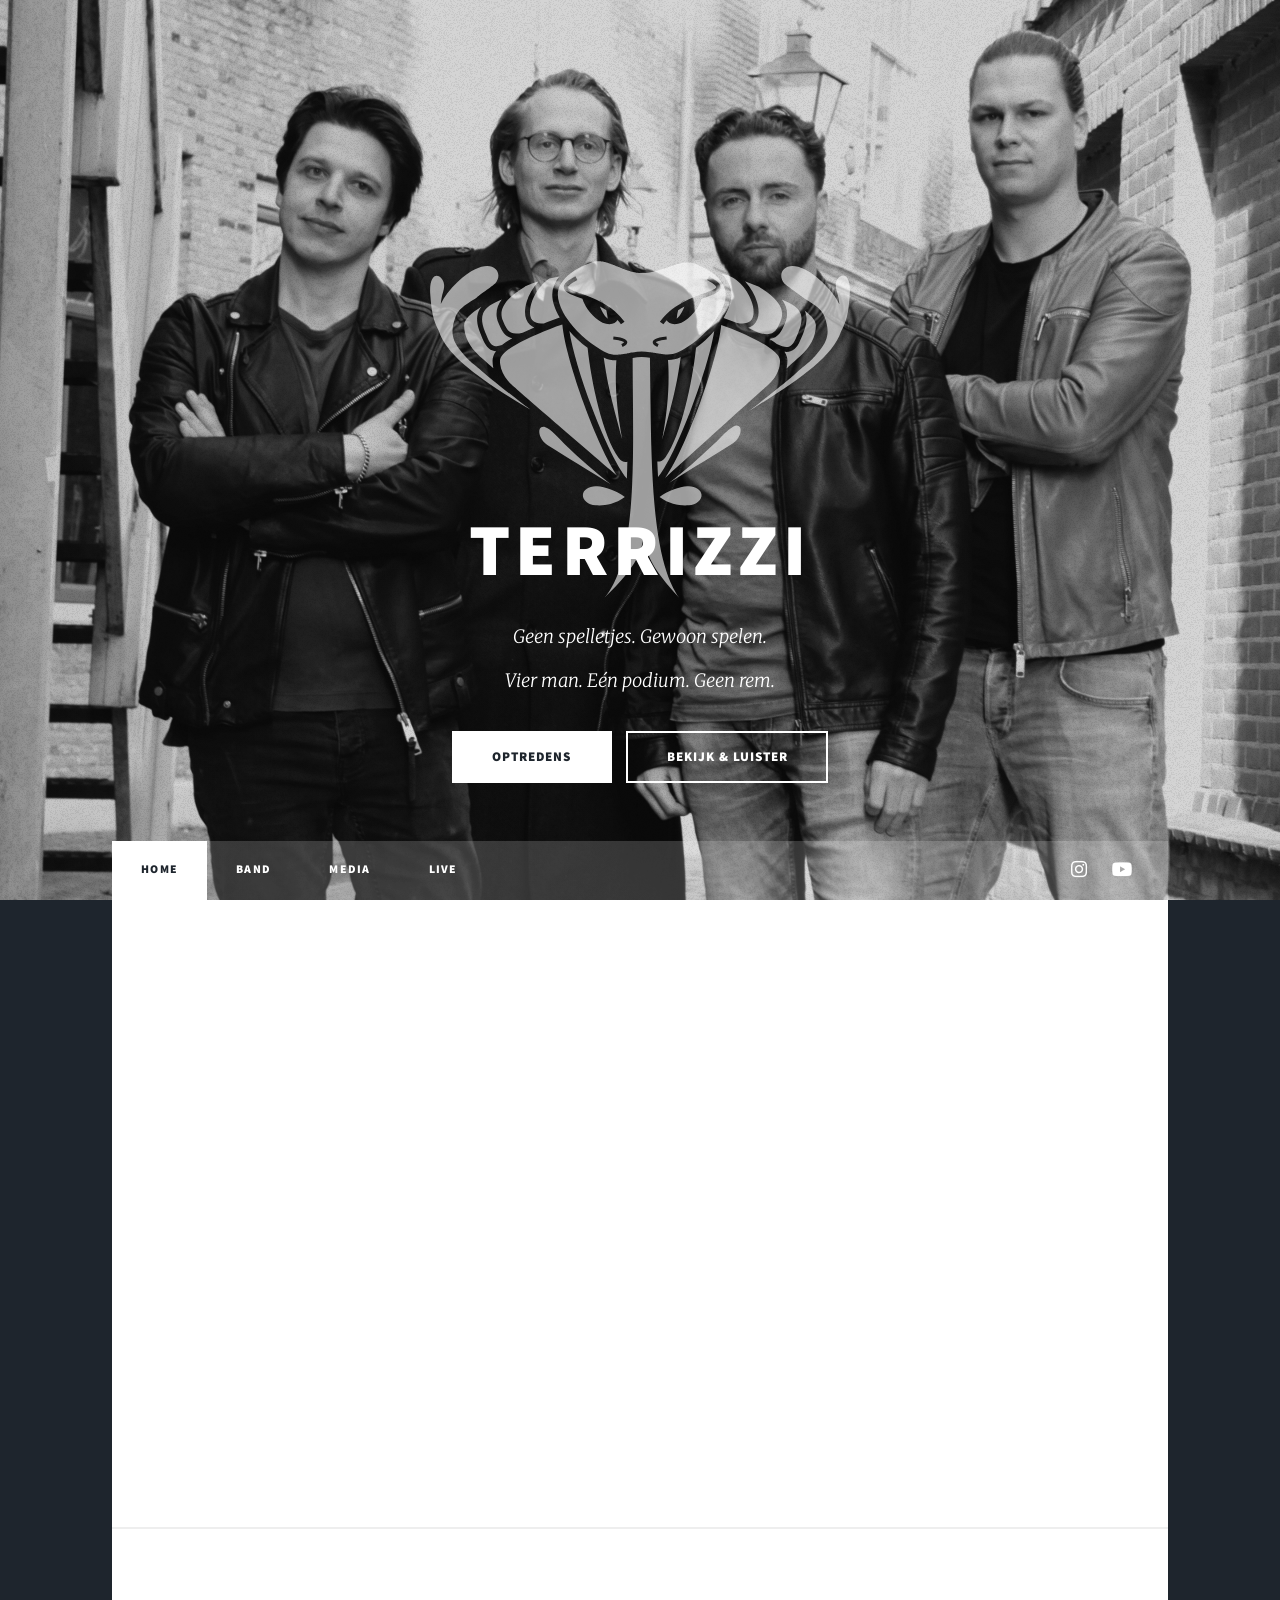
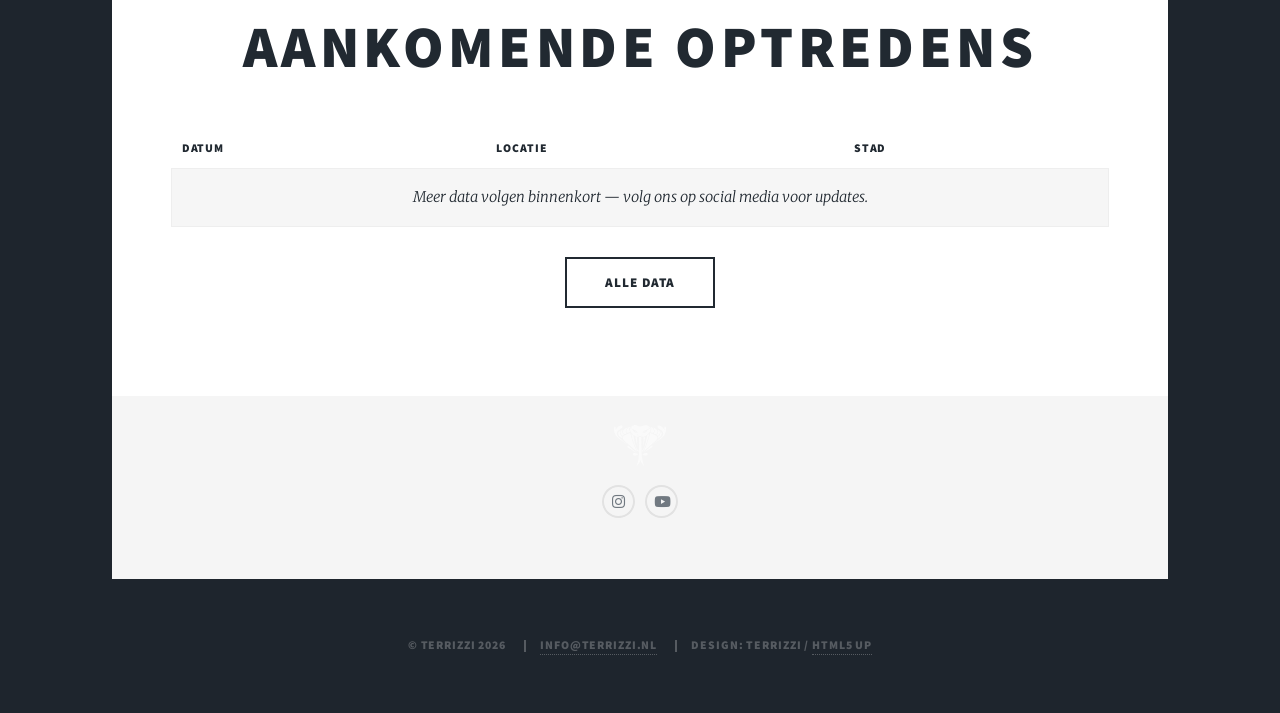
<file: index.html>
<!DOCTYPE HTML>
<!--
	Massively by HTML5 UP
	html5up.net | @ajlkn
	Free for personal and commercial use under the CCA 3.0 license (html5up.net/license)
-->
<html>

<head>
	<title>Terrizzi</title>
	<meta charset="utf-8" />
	<meta name="viewport" content="width=device-width, initial-scale=1, user-scalable=no" />
	<link rel="stylesheet" href="assets/css/main.css" />
	<link rel="stylesheet" href="assets/css/terrizzi.css" />
	<noscript><link rel="stylesheet" href="assets/css/noscript.css" /></noscript>
	<link rel="icon" type="image/svg+xml" href="assets/img/logo/Icon_Trans.svg" />
	<style>
		/* Mobile/tablet portrait: 9x16 keeps all band members in frame */
		#wrapper > .bg {
			background-image: url('images/overlay.png'), linear-gradient(0deg, rgba(0,0,0,0.1), rgba(0,0,0,0.1)), url('assets/img/band/IMG_2481_9x16_BW.jpg') !important;
			background-size: auto, auto, cover !important;
			background-position: center, center, center !important;
		}
		/* Desktop: switch to 16x9 when the nav bar appears (matches '>medium' breakpoint) */
		@media (min-width: 981px) {
			#wrapper > .bg {
				background-image: url('images/overlay.png'), linear-gradient(0deg, rgba(0,0,0,0.1), rgba(0,0,0,0.1)), url('assets/img/band/IMG_2481_16x9_BW.jpg') !important;
			}
		}
	</style>
</head>

<body class="is-preload">

	<div id="wrapper">

		<!-- Intro -->
		<section id="intro">
			<h1>Terrizzi</h1>
			<p>Geen spelletjes. Gewoon spelen.<br />
			Vier man. Eén podium. Geen rem.</p>
			<ul class="actions special">
				<li><a href="live.html" class="button primary large">Optredens</a></li>
				<li><a href="media.html" class="button large">Bekijk &amp; Luister</a></li>
			</ul>
		</section>

		<!-- Header -->
		<header id="header">
			<a href="index.html" class="logo"><img src="assets/img/logo/Icon_Trans.svg" alt="" /><span class="logo-name">Terrizzi</span></a>
		</header>

		<!-- Nav -->
		<nav id="nav">
			<ul class="links">
				<li class="active"><a href="index.html">Home</a></li>
				<li><a href="band.html">Band</a></li>
				<li><a href="media.html">Media</a></li>
				<li><a href="live.html">Live</a></li>
			</ul>
			<ul class="icons">
				<li><a href="https://www.instagram.com/terrizzi_official" target="_blank" rel="noopener noreferrer" class="icon brands fa-instagram"><span class="label">Instagram</span></a></li>
				<li><a href="https://www.youtube.com/@terrizzi_official" target="_blank" rel="noopener noreferrer" class="icon brands fa-youtube"><span class="label">YouTube</span></a></li>
			</ul>
		</nav>

		<!-- Main -->
		<div id="main">

			<!-- Watch Now (full width) -->
			<article class="post featured">
				<iframe width="100%" height="480"
					src="https://www.youtube.com/embed/jNQXAC9IVRw"
					title="Terrizzi - Promo Video"
					frameborder="0"
					allow="accelerometer; autoplay; clipboard-write; encrypted-media; gyroscope; picture-in-picture"
					allowfullscreen
					class="video-embed">
				</iframe>
			</article>

			<!-- Upcoming Shows (full width) -->
			<article class="post featured">
				<header class="major">
					<h2><a href="live.html">Aankomende optredens</a></h2>
				</header>
				<div class="table-wrapper">
					<table class="alt">
						<thead>
							<tr>
								<th>Datum</th>
								<th>Locatie</th>
								<th>Stad</th>
							</tr>
						</thead>
						<tbody>
							<!-- Add upcoming show dates here -->
							<tr>
								<td colspan="3"><em>Meer data volgen binnenkort — volg ons op social media voor updates.</em></td>
							</tr>
						</tbody>
					</table>
				</div>
				<ul class="actions special">
					<li><a href="live.html" class="button large">Alle data</a></li>
				</ul>
			</article>

		</div>

		<!-- Footer -->
		<footer id="footer">
			<section>
				<img src="assets/img/logo/Icon_Trans.svg" alt="Terrizzi" class="logo-stamp" />
				<ul class="icons alt">
					<li><a href="https://www.instagram.com/terrizzi_official" target="_blank" rel="noopener noreferrer" class="icon brands alt fa-instagram"><span class="label">Instagram</span></a></li>
					<li><a href="https://www.youtube.com/@terrizzi_official" target="_blank" rel="noopener noreferrer" class="icon brands alt fa-youtube"><span class="label">YouTube</span></a></li>
				</ul>
			</section>
		</footer>

		<!-- Copyright -->
		<div id="copyright">
			<ul>
				<li>&copy; Terrizzi 2026</li>
				<li><a href="mailto:info@terrizzi.nl">info@terrizzi.nl</a></li>
				<li>Design: Terrizzi / <a href="https://html5up.net">HTML5 UP</a></li>
			</ul>
		</div>

	</div>

	<!-- Scripts -->
	<script src="assets/js/jquery.min.js"></script>
	<script src="assets/js/jquery.scrollex.min.js"></script>
	<script src="assets/js/jquery.scrolly.min.js"></script>
	<script src="assets/js/browser.min.js"></script>
	<script src="assets/js/breakpoints.min.js"></script>
	<script src="assets/js/util.js"></script>
	<script src="assets/js/main.js"></script>

</body>

</html>
</file>
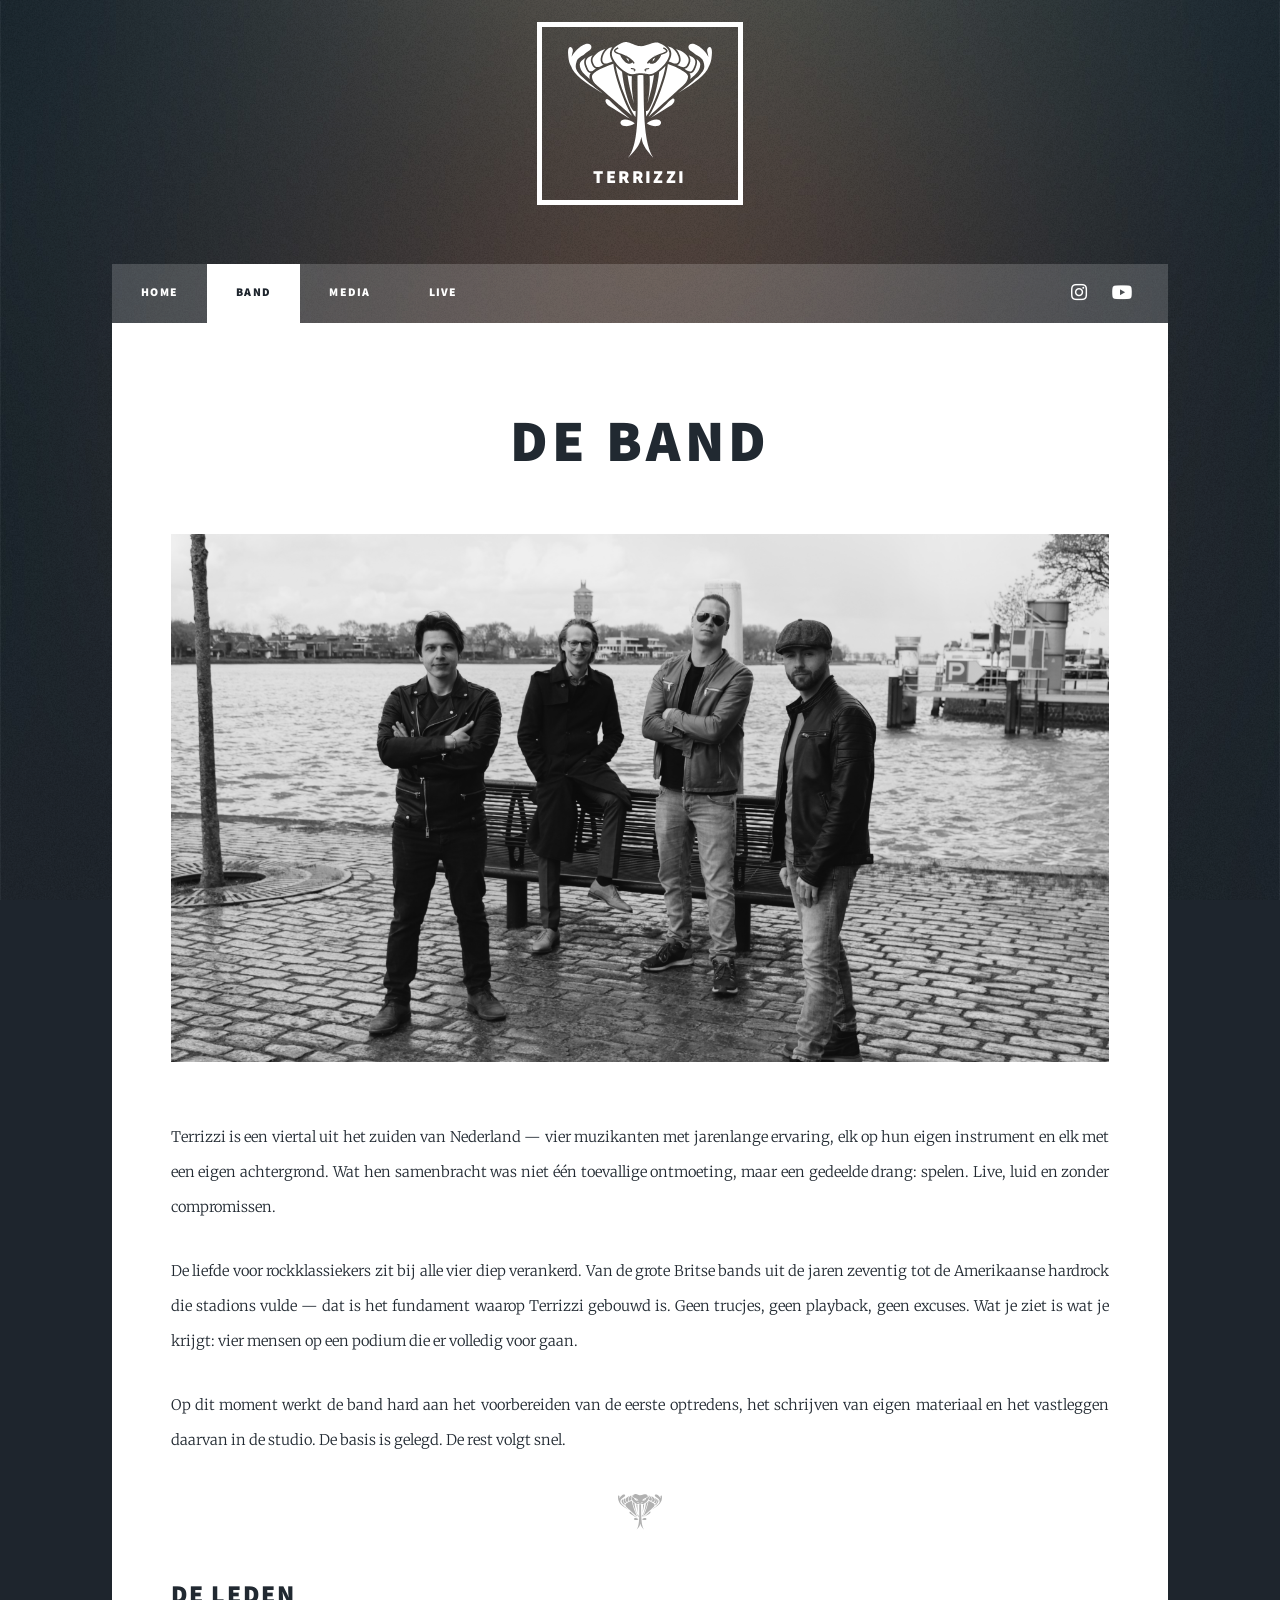
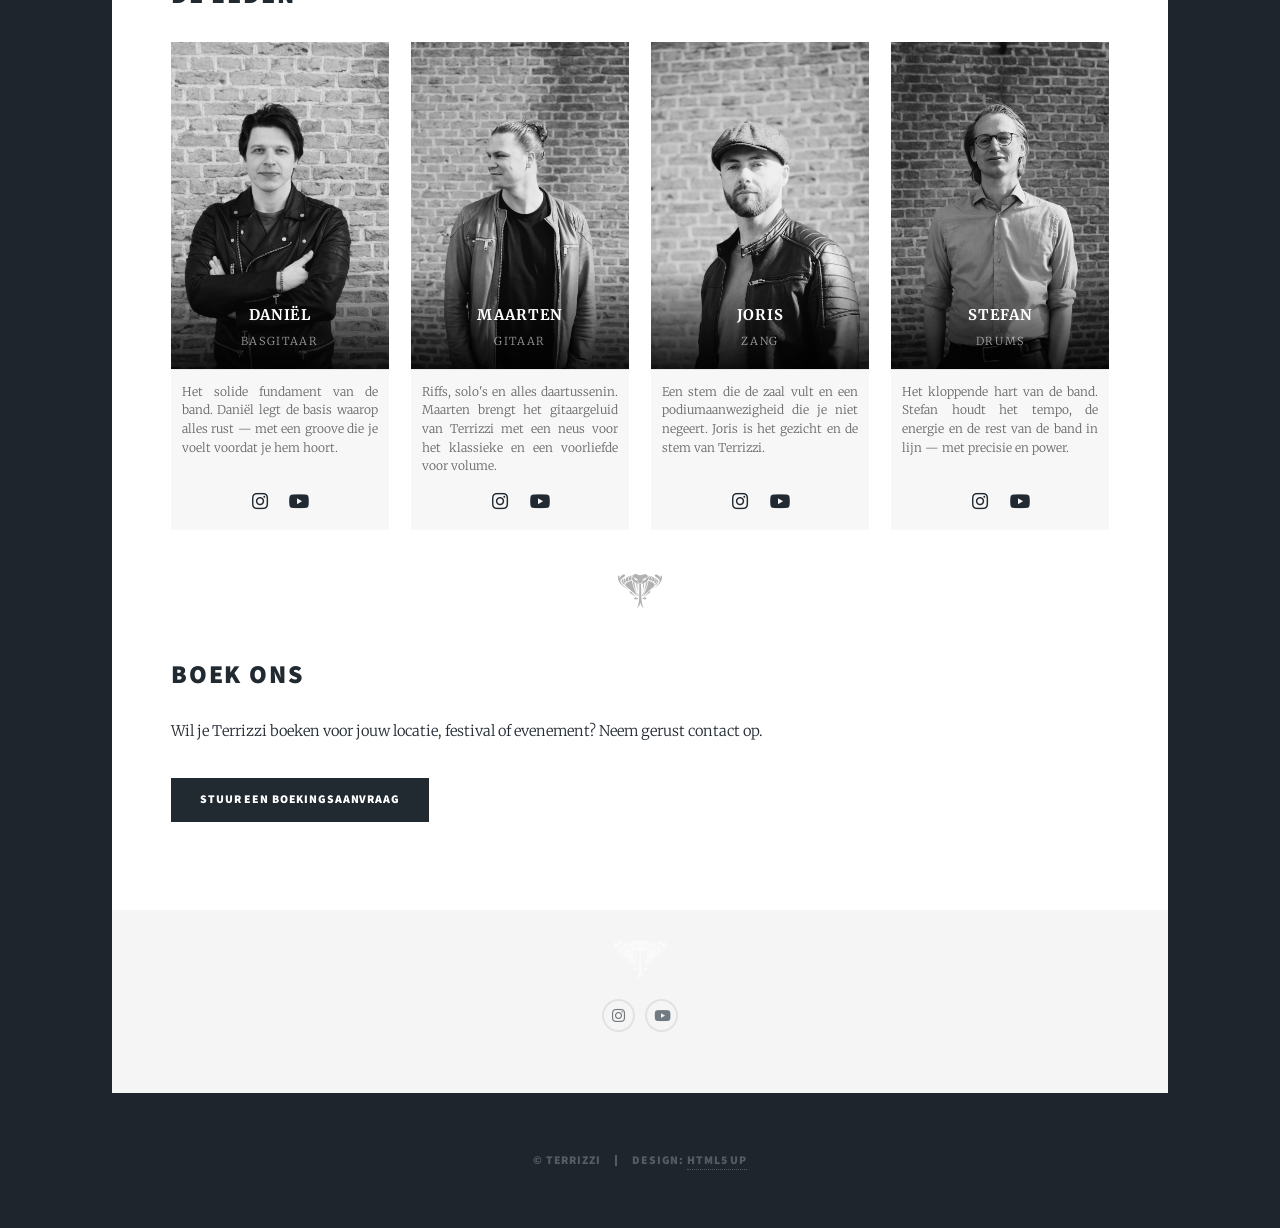
<file: band.html>
<!DOCTYPE HTML>
<!--
	Massively by HTML5 UP
	html5up.net | @ajlkn
	Free for personal and commercial use under the CCA 3.0 license (html5up.net/license)
-->
<html>

<head>
	<title>Terrizzi</title>
	<meta charset="utf-8" />
	<meta name="viewport" content="width=device-width, initial-scale=1, user-scalable=no" />
	<link rel="stylesheet" href="assets/css/main.css" />
	<link rel="stylesheet" href="assets/css/terrizzi.css" />
	<noscript><link rel="stylesheet" href="assets/css/noscript.css" /></noscript>
	<link rel="icon" type="image/svg+xml" href="assets/img/logo/Icon_Trans.svg" />
</head>

<body class="is-preload page-inner">

	<div id="wrapper">

		<!-- Header -->
		<header id="header">
			<a href="index.html" class="logo"><img src="assets/img/logo/Icon_Trans.svg" alt="" /><span class="logo-name">Terrizzi</span></a>
		</header>

		<!-- Nav -->
		<nav id="nav">
			<ul class="links">
				<li><a href="index.html">Home</a></li>
				<li class="active"><a href="band.html">Band</a></li>
				<li><a href="media.html">Media</a></li>
				<li><a href="live.html">Live</a></li>
			</ul>
			<ul class="icons">
				<li><a href="https://www.instagram.com/terrizzi_official" target="_blank" rel="noopener noreferrer" class="icon brands fa-instagram"><span class="label">Instagram</span></a></li>
				<li><a href="https://www.youtube.com/@terrizzi_official" target="_blank" rel="noopener noreferrer" class="icon brands fa-youtube"><span class="label">YouTube</span></a></li>
			</ul>
		</nav>

		<!-- Main -->
		<div id="main">

			<section class="post">
				<header class="major">
					<h1>De Band</h1>
				</header>

				<div class="image main"><img src="assets/img/band/IMG_2040_16x9_BW.jpg" alt="Terrizzi" /></div>

				<p>Terrizzi is een viertal uit het zuiden van Nederland — vier muzikanten met jarenlange ervaring, elk op hun eigen instrument en elk met een eigen achtergrond. Wat hen samenbracht was niet één toevallige ontmoeting, maar een gedeelde drang: spelen. Live, luid en zonder compromissen.</p>

				<p>De liefde voor rockklassiekers zit bij alle vier diep verankerd. Van de grote Britse bands uit de jaren zeventig tot de Amerikaanse hardrock die stadions vulde — dat is het fundament waarop Terrizzi gebouwd is. Geen trucjes, geen playback, geen excuses. Wat je ziet is wat je krijgt: vier mensen op een podium die er volledig voor gaan.</p>

				<p>Op dit moment werkt de band hard aan het voorbereiden van de eerste optredens, het schrijven van eigen materiaal en het vastleggen daarvan in de studio. De basis is gelegd. De rest volgt snel.</p>

				<div class="logo-divider">
					<img src="assets/img/logo/Icon_Trans.svg" alt="" />
				</div>

				<h2>De leden</h2>

				<!-- Update the role labels below to match who plays what -->
				<div class="members-grid">

					<div class="member-card">
						<div class="member-photo">
							<img src="assets/img/daniel/IMG_2089_9x16_BW.jpg" alt="Daniel" />
							<div class="member-info">
								<span class="member-name">Daniël</span>
								<span class="member-role">Basgitaar</span>
							</div>
						</div>
						<div class="member-bio">
							<p>Het solide fundament van de band. Daniël legt de basis waarop alles rust — met een groove die je voelt voordat je hem hoort.</p>
							<ul class="icons">
								<li><a href="https://www.instagram.com/dvt1092" target="_blank" class="icon brands fa-instagram"><span class="label">Instagram</span></a></li>
								<li><a href="https://www.youtube.com/@dvt1092" target="_blank" class="icon brands fa-youtube"><span class="label">YouTube</span></a></li>
							</ul>
						</div>
					</div>

					<div class="member-card">
						<div class="member-photo">
							<img src="assets/img/maarten/IMG_2113_9x16_BW.jpg" alt="Maarten" />
							<div class="member-info">
								<span class="member-name">Maarten</span>
								<span class="member-role">Gitaar</span>
							</div>
						</div>
						<div class="member-bio">
							<p>Riffs, solo's en alles daartussenin. Maarten brengt het gitaargeluid van Terrizzi met een neus voor het klassieke en een voorliefde voor volume.</p>
							<ul class="icons">
								<li><a href="#" target="_blank" rel="noopener noreferrer" class="icon brands fa-instagram"><span class="label">Instagram</span></a></li>
								<li><a href="#" target="_blank" rel="noopener noreferrer" class="icon brands fa-youtube"><span class="label">YouTube</span></a></li>
							</ul>
						</div>
					</div>

					<div class="member-card">
						<div class="member-photo">
							<img src="assets/img/joris/IMG_2147_9x16_BW.jpg" alt="Joris" />
							<div class="member-info">
								<span class="member-name">Joris</span>
								<span class="member-role">Zang</span>
							</div>
						</div>
						<div class="member-bio">
							<p>Een stem die de zaal vult en een podiumaanwezigheid die je niet negeert. Joris is het gezicht en de stem van Terrizzi.</p>
							<ul class="icons">
								<li><a href="#" target="_blank" rel="noopener noreferrer" class="icon brands fa-instagram"><span class="label">Instagram</span></a></li>
								<li><a href="#" target="_blank" rel="noopener noreferrer" class="icon brands fa-youtube"><span class="label">YouTube</span></a></li>
							</ul>
						</div>
					</div>

					<div class="member-card">
						<div class="member-photo">
							<img src="assets/img/stefan/IMG_2210_9x16_BW.jpg" alt="Stefan" />
							<div class="member-info">
								<span class="member-name">Stefan</span>
								<span class="member-role">Drums</span>
							</div>
						</div>
						<div class="member-bio">
							<p>Het kloppende hart van de band. Stefan houdt het tempo, de energie en de rest van de band in lijn — met precisie en power.</p>
							<ul class="icons">
								<li><a href="#" target="_blank" rel="noopener noreferrer" class="icon brands fa-instagram"><span class="label">Instagram</span></a></li>
								<li><a href="#" target="_blank" rel="noopener noreferrer" class="icon brands fa-youtube"><span class="label">YouTube</span></a></li>
							</ul>
						</div>
					</div>

				</div>

				<div class="logo-divider">
					<img src="assets/img/logo/Icon_Trans.svg" alt="" />
				</div>

				<h2>Boek ons</h2>
				<p>Wil je Terrizzi boeken voor jouw locatie, festival of evenement? Neem gerust contact op.</p>
				<ul class="actions">
					<li><a href="index.html#footer" class="button primary">Stuur een boekingsaanvraag</a></li>
				</ul>

			</section>

		</div>

		<!-- Footer -->
		<footer id="footer">
			<section>
				<img src="assets/img/logo/Icon_Trans.svg" alt="Terrizzi" class="logo-stamp" />
				<ul class="icons alt">
					<li><a href="https://www.instagram.com/terrizzi_official" target="_blank" rel="noopener noreferrer" class="icon brands alt fa-instagram"><span class="label">Instagram</span></a></li>
					<li><a href="https://www.youtube.com/@terrizzi_official" target="_blank" rel="noopener noreferrer" class="icon brands alt fa-youtube"><span class="label">YouTube</span></a></li>
				</ul>
			</section>
		</footer>

		<!-- Copyright -->
		<div id="copyright">
			<ul><li>&copy; Terrizzi</li><li>Design: <a href="https://html5up.net">HTML5 UP</a></li></ul>
		</div>

	</div>

	<!-- Scripts -->
	<script src="assets/js/jquery.min.js"></script>
	<script src="assets/js/jquery.scrollex.min.js"></script>
	<script src="assets/js/jquery.scrolly.min.js"></script>
	<script src="assets/js/browser.min.js"></script>
	<script src="assets/js/breakpoints.min.js"></script>
	<script src="assets/js/util.js"></script>
	<script src="assets/js/main.js"></script>

</body>

</html>
</file>
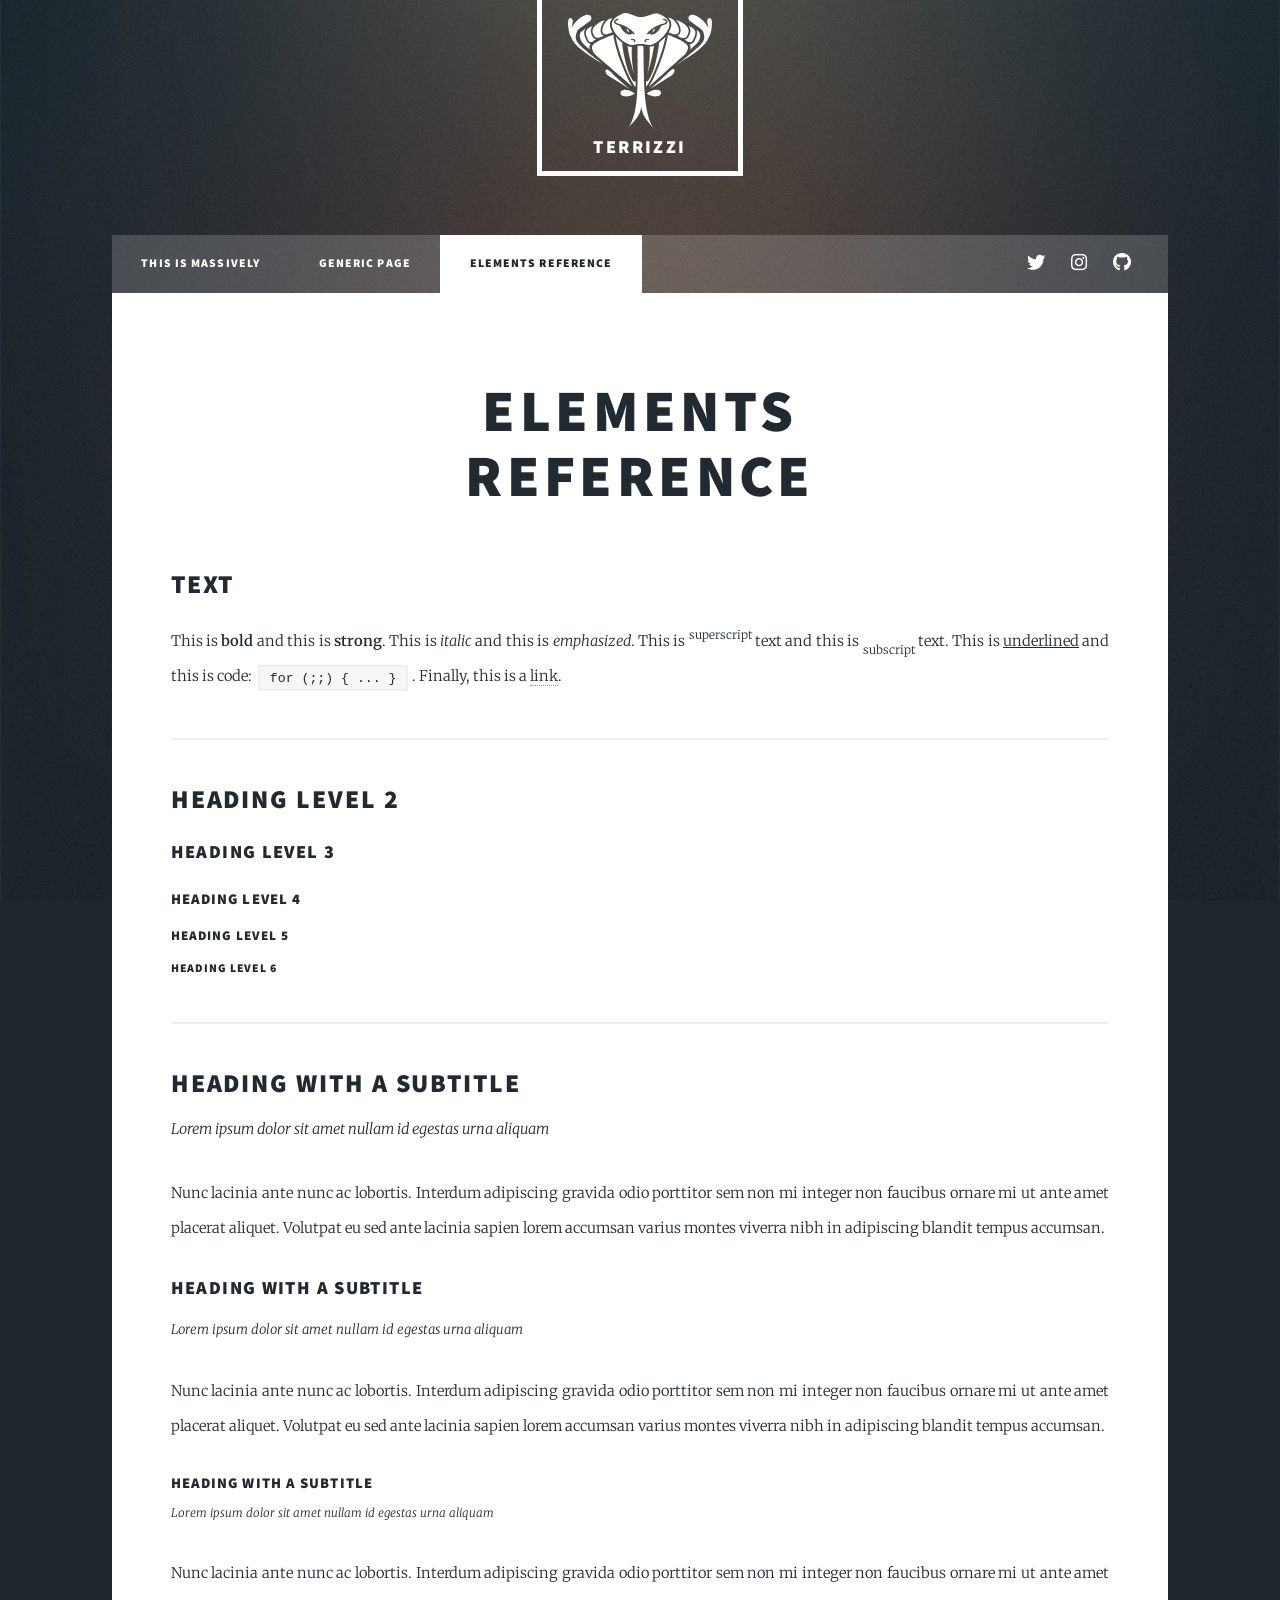
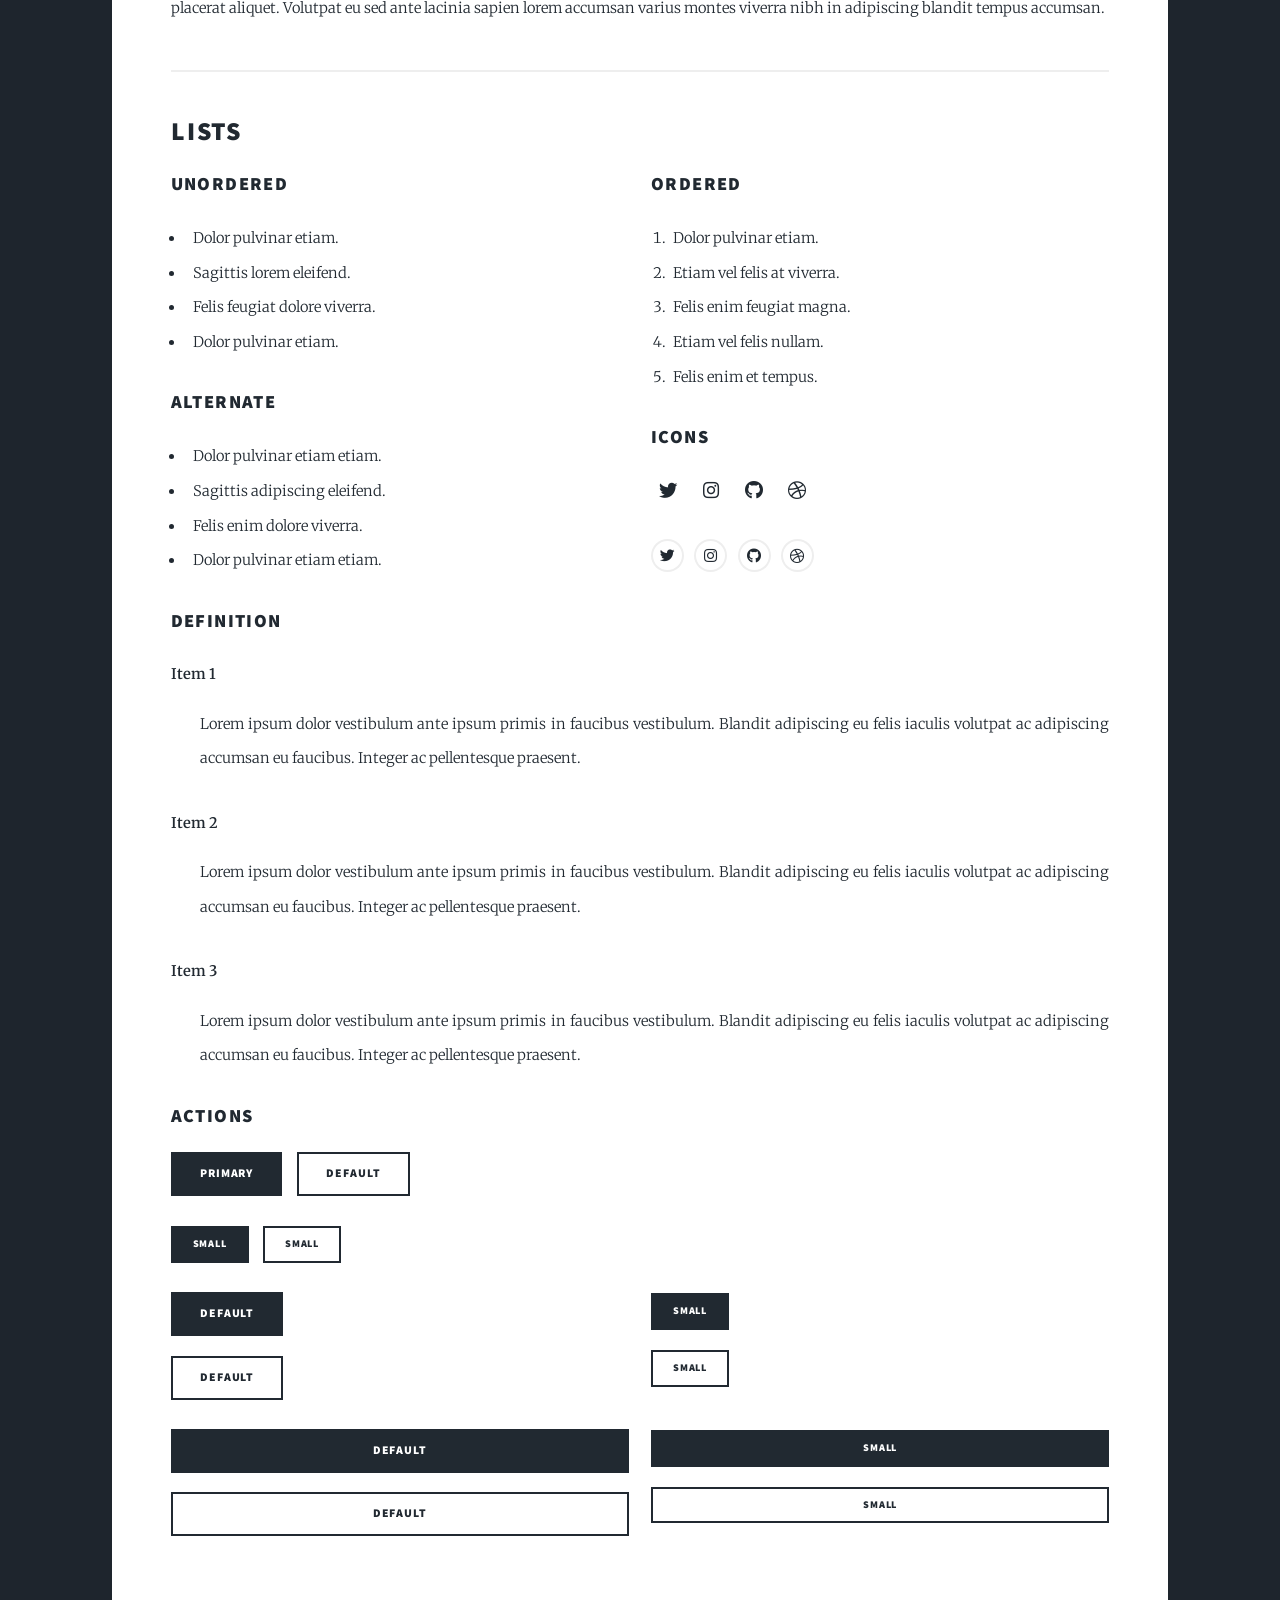
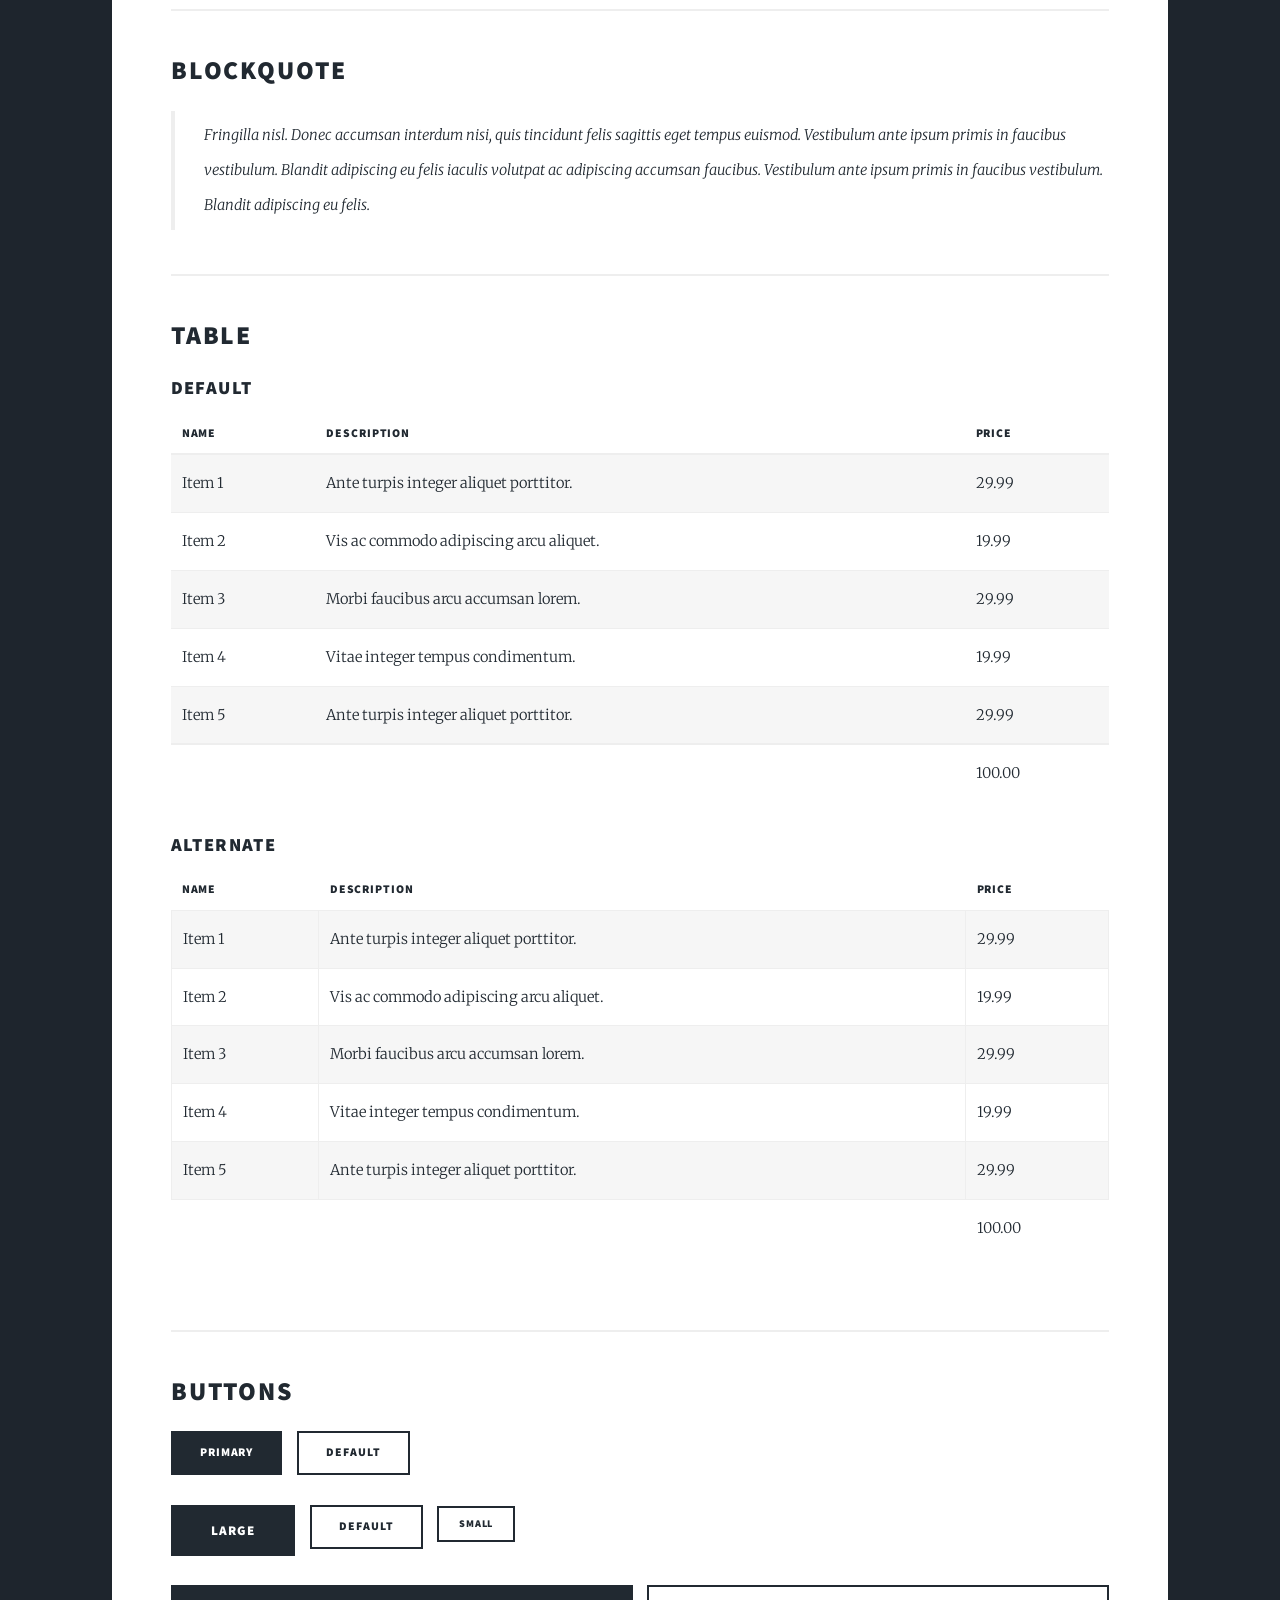
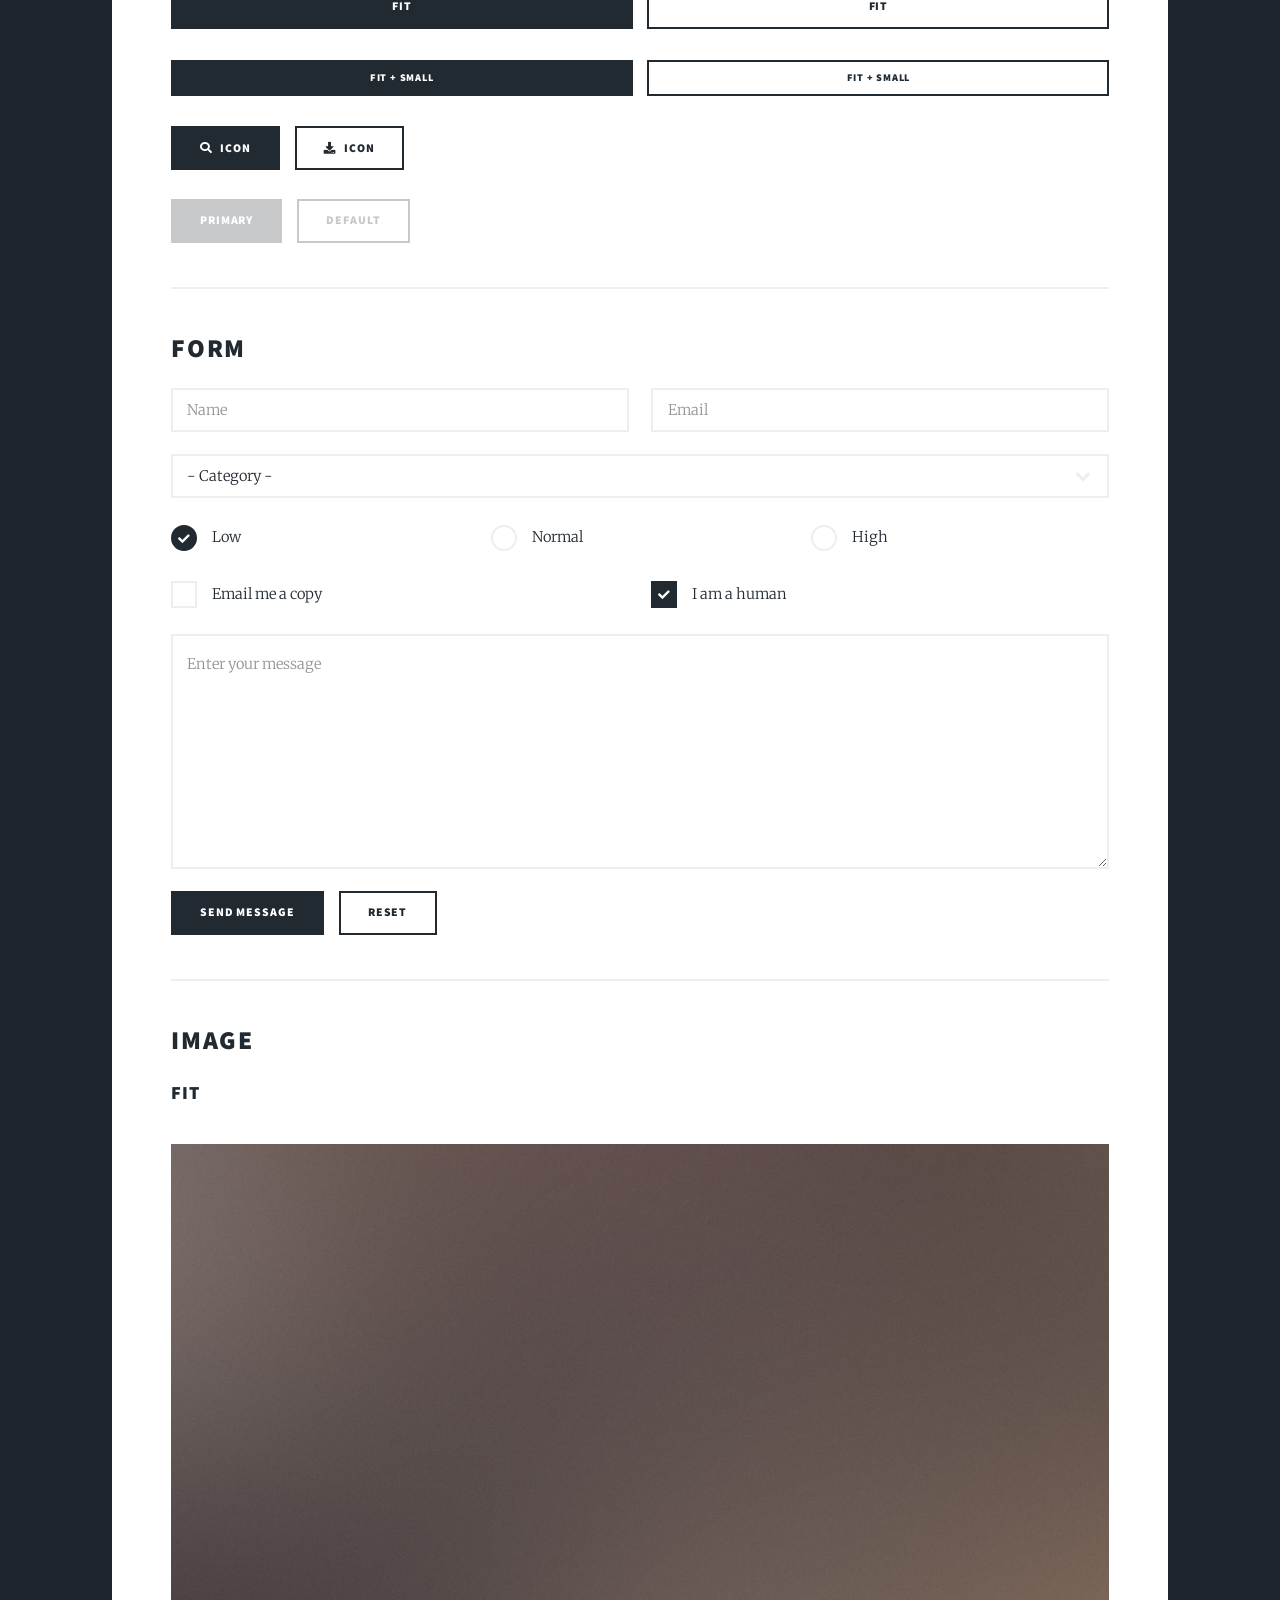
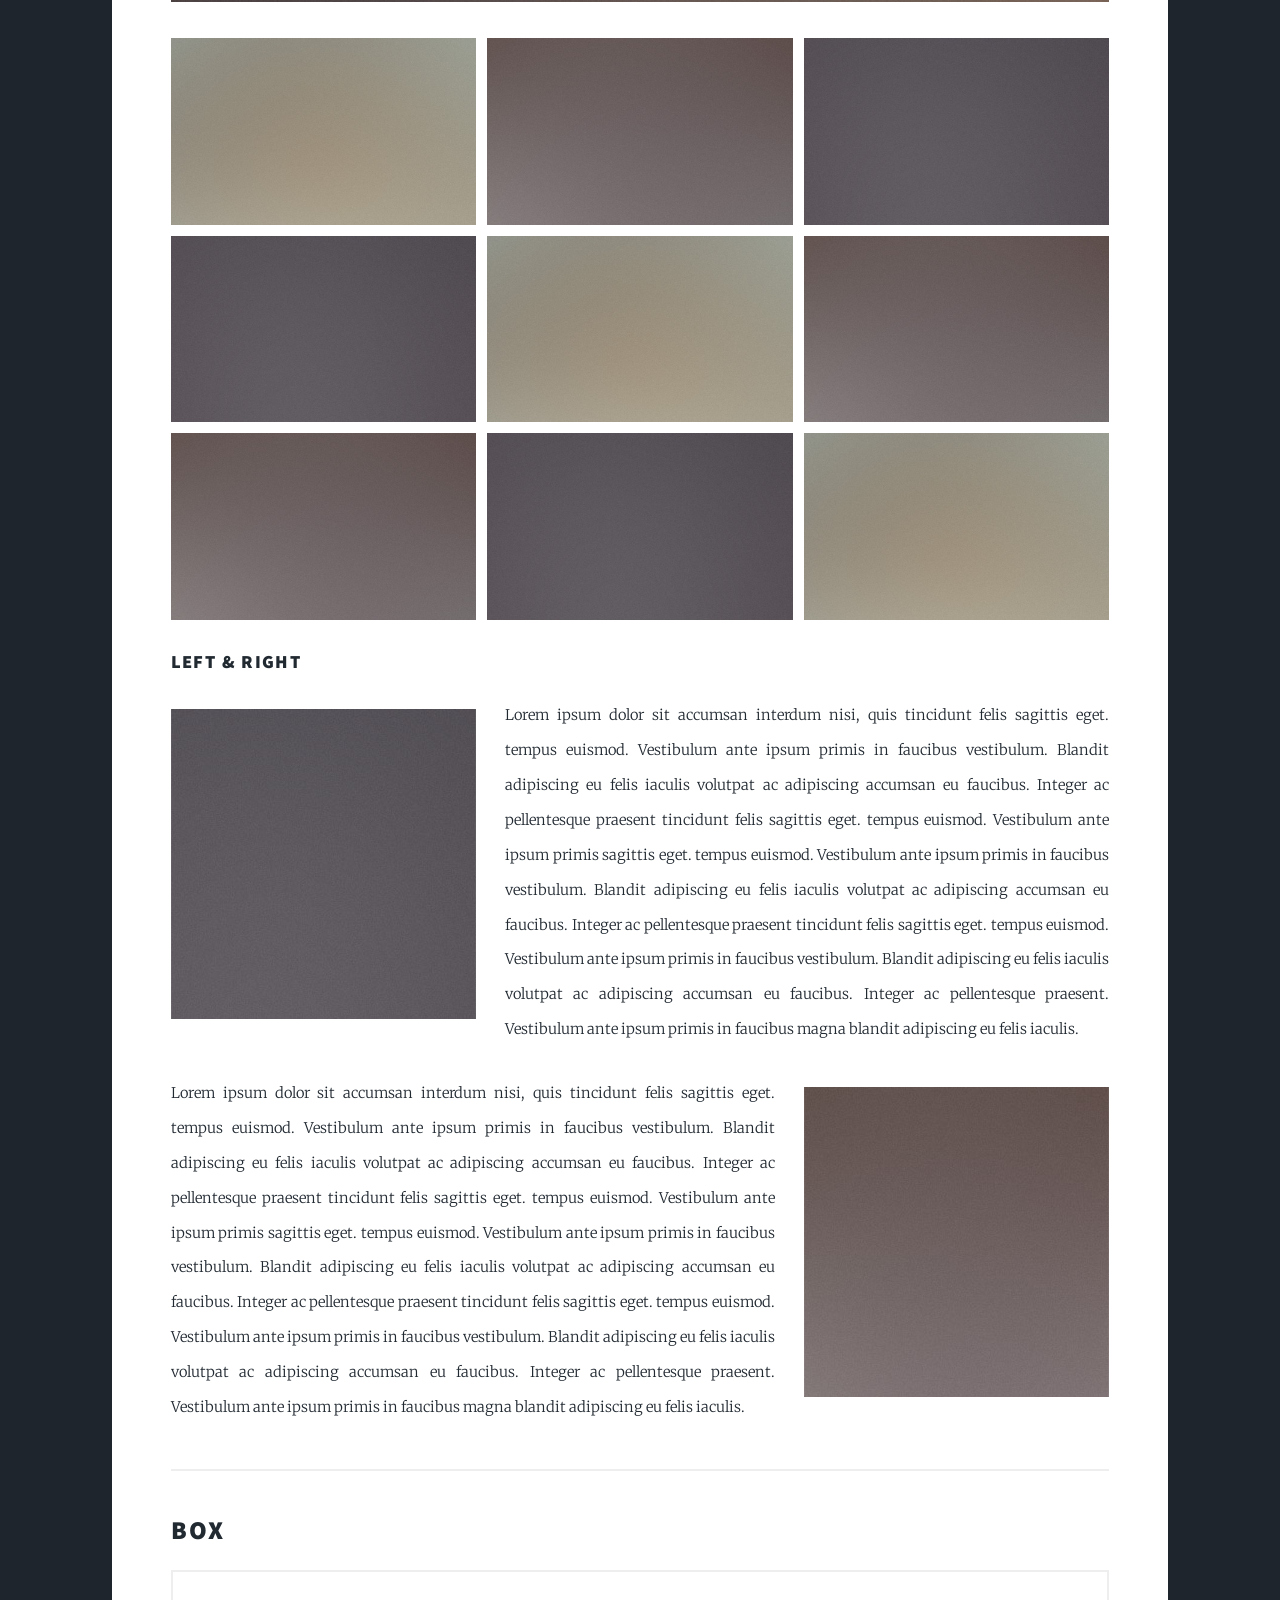
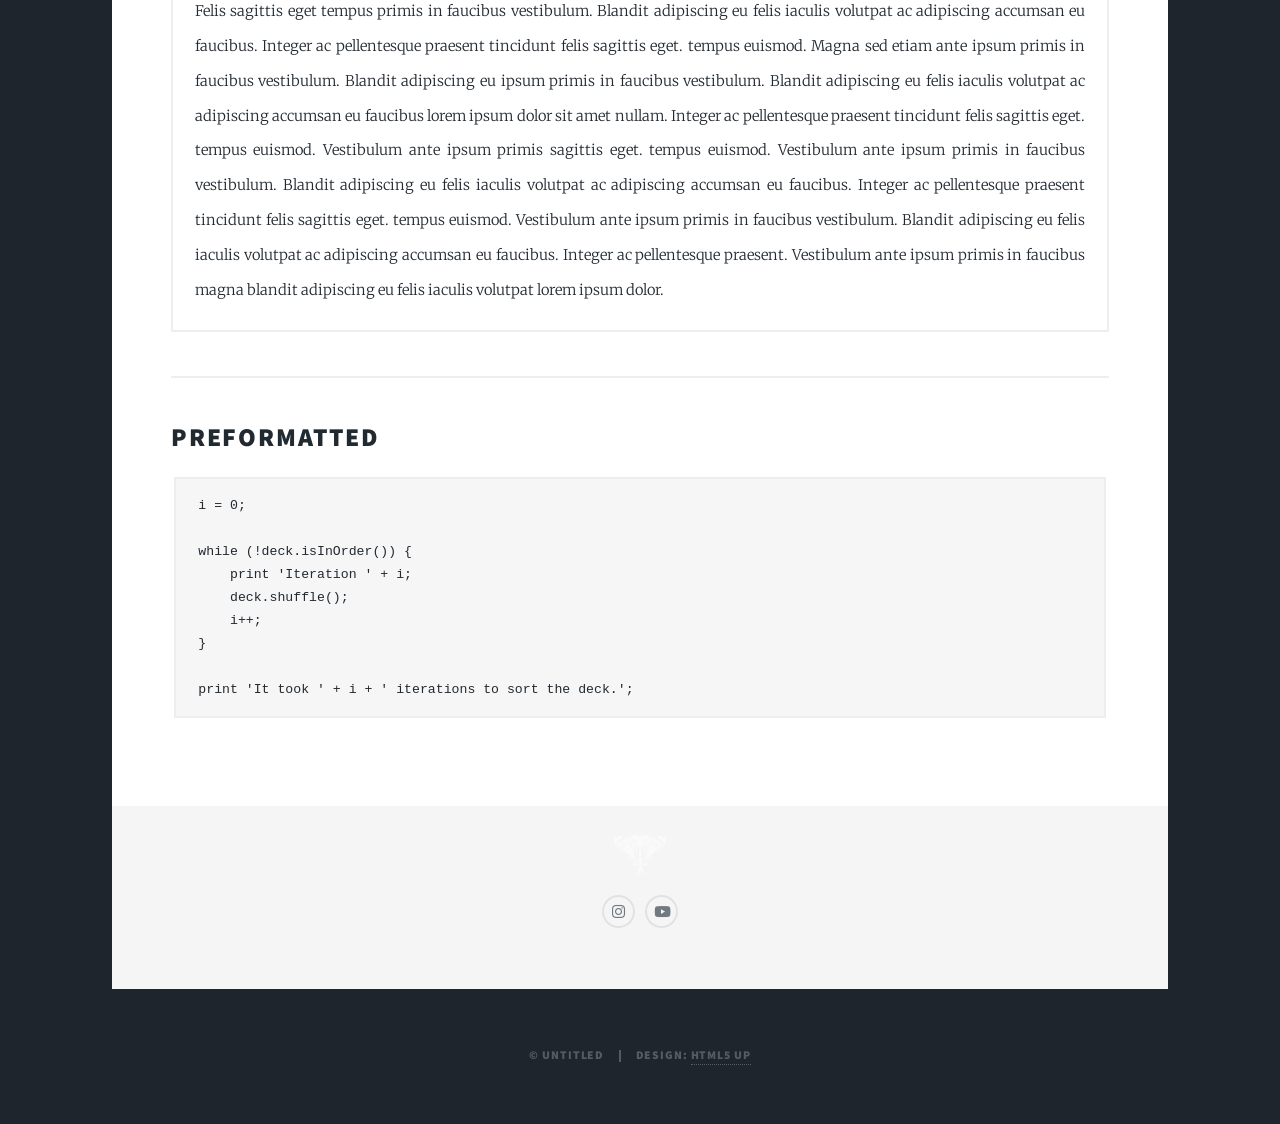
<file: elements.html>
<!DOCTYPE HTML>
<!--
	Massively by HTML5 UP
	html5up.net | @ajlkn
	Free for personal and commercial use under the CCA 3.0 license (html5up.net/license)
-->
<html>
	<head>
		<title>Elements Reference - Massively by HTML5 UP</title>
		<meta charset="utf-8" />
		<meta name="viewport" content="width=device-width, initial-scale=1, user-scalable=no" />
		<link rel="stylesheet" href="assets/css/main.css" />
		<link rel="stylesheet" href="assets/css/terrizzi.css" />
		<noscript><link rel="stylesheet" href="assets/css/noscript.css" /></noscript>
		<link rel="icon" type="image/svg+xml" href="assets/img/logo/Icon_Trans.svg" />
	</head>
	<body class="is-preload">

		<!-- Wrapper -->
			<div id="wrapper">

				<!-- Header -->
					<header id="header">
						<a href="index.html" class="logo"><img src="assets/img/logo/Icon_Trans.svg" alt="" /><span class="logo-name">Terrizzi</span></a>
					</header>

				<!-- Nav -->
					<nav id="nav">
						<ul class="links">
							<li><a href="index.html">This is Massively</a></li>
							<li><a href="generic.html">Generic Page</a></li>
							<li class="active"><a href="elements.html">Elements Reference</a></li>
						</ul>
						<ul class="icons">
							<li><a href="#" class="icon brands fa-twitter"><span class="label">Twitter</span></a></li>
							<li><a href="#" class="icon brands fa-instagram"><span class="label">Instagram</span></a></li>
							<li><a href="#" class="icon brands fa-github"><span class="label">GitHub</span></a></li>
						</ul>
					</nav>

				<!-- Main -->
					<div id="main">

						<!-- Post -->
							<section class="post">
								<header class="major">
									<h1>Elements<br />
									Reference</h1>
								</header>

								<!-- Text stuff -->
									<h2>Text</h2>
									<p>This is <b>bold</b> and this is <strong>strong</strong>. This is <i>italic</i> and this is <em>emphasized</em>.
									This is <sup>superscript</sup> text and this is <sub>subscript</sub> text.
									This is <u>underlined</u> and this is code: <code>for (;;) { ... }</code>.
									Finally, this is a <a href="#">link</a>.</p>
									<hr />
									<h2>Heading Level 2</h2>
									<h3>Heading Level 3</h3>
									<h4>Heading Level 4</h4>
									<h5>Heading Level 5</h5>
									<h6>Heading Level 6</h6>
									<hr />
									<header>
										<h2>Heading with a Subtitle</h2>
										<p>Lorem ipsum dolor sit amet nullam id egestas urna aliquam</p>
									</header>
									<p>Nunc lacinia ante nunc ac lobortis. Interdum adipiscing gravida odio porttitor sem non mi integer non faucibus ornare mi ut ante amet placerat aliquet. Volutpat eu sed ante lacinia sapien lorem accumsan varius montes viverra nibh in adipiscing blandit tempus accumsan.</p>
									<header>
										<h3>Heading with a Subtitle</h3>
										<p>Lorem ipsum dolor sit amet nullam id egestas urna aliquam</p>
									</header>
									<p>Nunc lacinia ante nunc ac lobortis. Interdum adipiscing gravida odio porttitor sem non mi integer non faucibus ornare mi ut ante amet placerat aliquet. Volutpat eu sed ante lacinia sapien lorem accumsan varius montes viverra nibh in adipiscing blandit tempus accumsan.</p>
									<header>
										<h4>Heading with a Subtitle</h4>
										<p>Lorem ipsum dolor sit amet nullam id egestas urna aliquam</p>
									</header>
									<p>Nunc lacinia ante nunc ac lobortis. Interdum adipiscing gravida odio porttitor sem non mi integer non faucibus ornare mi ut ante amet placerat aliquet. Volutpat eu sed ante lacinia sapien lorem accumsan varius montes viverra nibh in adipiscing blandit tempus accumsan.</p>

									<hr />

								<!-- Lists -->
									<h2>Lists</h2>
									<div class="row">
										<div class="col-6 col-12-small">

											<h3>Unordered</h3>
											<ul>
												<li>Dolor pulvinar etiam.</li>
												<li>Sagittis lorem eleifend.</li>
												<li>Felis feugiat dolore viverra.</li>
												<li>Dolor pulvinar etiam.</li>
											</ul>

											<h3>Alternate</h3>
											<ul class="alt">
												<li>Dolor pulvinar etiam etiam.</li>
												<li>Sagittis adipiscing eleifend.</li>
												<li>Felis enim dolore viverra.</li>
												<li>Dolor pulvinar etiam etiam.</li>
											</ul>

										</div>
										<div class="col-6 col-12-small">

											<h3>Ordered</h3>
											<ol>
												<li>Dolor pulvinar etiam.</li>
												<li>Etiam vel felis at viverra.</li>
												<li>Felis enim feugiat magna.</li>
												<li>Etiam vel felis nullam.</li>
												<li>Felis enim et tempus.</li>
											</ol>

											<h3>Icons</h3>
											<ul class="icons">
												<li><a href="#" class="icon brands fa-twitter"><span class="label">Twitter</span></a></li>
												<li><a href="#" class="icon brands fa-instagram"><span class="label">Instagram</span></a></li>
												<li><a href="#" class="icon brands fa-github"><span class="label">Github</span></a></li>
												<li><a href="#" class="icon brands fa-dribbble"><span class="label">Dribbble</span></a></li>
											</ul>
											<ul class="icons alt">
												<li><a href="#" class="icon brands alt fa-twitter"><span class="label">Twitter</span></a></li>
												<li><a href="#" class="icon brands alt fa-instagram"><span class="label">Instagram</span></a></li>
												<li><a href="#" class="icon brands alt fa-github"><span class="label">Github</span></a></li>
												<li><a href="#" class="icon brands alt fa-dribbble"><span class="label">Dribbble</span></a></li>
											</ul>

										</div>
									</div>
									<h3>Definition</h3>
									<dl>
										<dt>Item 1</dt>
										<dd>
											<p>Lorem ipsum dolor vestibulum ante ipsum primis in faucibus vestibulum. Blandit adipiscing eu felis iaculis volutpat ac adipiscing accumsan eu faucibus. Integer ac pellentesque praesent.</p>
										</dd>
										<dt>Item 2</dt>
										<dd>
											<p>Lorem ipsum dolor vestibulum ante ipsum primis in faucibus vestibulum. Blandit adipiscing eu felis iaculis volutpat ac adipiscing accumsan eu faucibus. Integer ac pellentesque praesent.</p>
										</dd>
										<dt>Item 3</dt>
										<dd>
											<p>Lorem ipsum dolor vestibulum ante ipsum primis in faucibus vestibulum. Blandit adipiscing eu felis iaculis volutpat ac adipiscing accumsan eu faucibus. Integer ac pellentesque praesent.</p>
										</dd>
									</dl>

									<h3>Actions</h3>
									<ul class="actions">
										<li><a href="#" class="button primary">Primary</a></li>
										<li><a href="#" class="button">Default</a></li>
									</ul>
									<ul class="actions small">
										<li><a href="#" class="button primary small">Small</a></li>
										<li><a href="#" class="button small">Small</a></li>
									</ul>
									<div class="row">
										<div class="col-6 col-12-small">
											<ul class="actions stacked">
												<li><a href="#" class="button primary">Default</a></li>
												<li><a href="#" class="button">Default</a></li>
											</ul>
										</div>
										<div class="col-6 col-12-small">
											<ul class="actions stacked">
												<li><a href="#" class="button primary small">Small</a></li>
												<li><a href="#" class="button small">Small</a></li>
											</ul>
										</div>
									</div>
									<div class="row">
										<div class="col-6 col-12-small">
											<ul class="actions stacked">
												<li><a href="#" class="button primary fit">Default</a></li>
												<li><a href="#" class="button fit">Default</a></li>
											</ul>
										</div>
										<div class="col-6 col-12-small">
											<ul class="actions stacked">
												<li><a href="#" class="button primary small fit">Small</a></li>
												<li><a href="#" class="button small fit">Small</a></li>
											</ul>
										</div>
									</div>

									<hr />

								<!-- Blockquote -->
									<h2>Blockquote</h2>
									<blockquote>Fringilla nisl. Donec accumsan interdum nisi, quis tincidunt felis sagittis eget tempus euismod. Vestibulum ante ipsum primis in faucibus vestibulum. Blandit adipiscing eu felis iaculis volutpat ac adipiscing accumsan faucibus. Vestibulum ante ipsum primis in faucibus vestibulum. Blandit adipiscing eu felis.</blockquote>

									<hr />

								<!-- Table -->
									<h2>Table</h2>

									<h3>Default</h3>
									<div class="table-wrapper">
										<table>
											<thead>
												<tr>
													<th>Name</th>
													<th>Description</th>
													<th>Price</th>
												</tr>
											</thead>
											<tbody>
												<tr>
													<td>Item 1</td>
													<td>Ante turpis integer aliquet porttitor.</td>
													<td>29.99</td>
												</tr>
												<tr>
													<td>Item 2</td>
													<td>Vis ac commodo adipiscing arcu aliquet.</td>
													<td>19.99</td>
												</tr>
												<tr>
													<td>Item 3</td>
													<td> Morbi faucibus arcu accumsan lorem.</td>
													<td>29.99</td>
												</tr>
												<tr>
													<td>Item 4</td>
													<td>Vitae integer tempus condimentum.</td>
													<td>19.99</td>
												</tr>
												<tr>
													<td>Item 5</td>
													<td>Ante turpis integer aliquet porttitor.</td>
													<td>29.99</td>
												</tr>
											</tbody>
											<tfoot>
												<tr>
													<td colspan="2"></td>
													<td>100.00</td>
												</tr>
											</tfoot>
										</table>
									</div>

									<h3>Alternate</h3>
									<div class="table-wrapper">
										<table class="alt">
											<thead>
												<tr>
													<th>Name</th>
													<th>Description</th>
													<th>Price</th>
												</tr>
											</thead>
											<tbody>
												<tr>
													<td>Item 1</td>
													<td>Ante turpis integer aliquet porttitor.</td>
													<td>29.99</td>
												</tr>
												<tr>
													<td>Item 2</td>
													<td>Vis ac commodo adipiscing arcu aliquet.</td>
													<td>19.99</td>
												</tr>
												<tr>
													<td>Item 3</td>
													<td> Morbi faucibus arcu accumsan lorem.</td>
													<td>29.99</td>
												</tr>
												<tr>
													<td>Item 4</td>
													<td>Vitae integer tempus condimentum.</td>
													<td>19.99</td>
												</tr>
												<tr>
													<td>Item 5</td>
													<td>Ante turpis integer aliquet porttitor.</td>
													<td>29.99</td>
												</tr>
											</tbody>
											<tfoot>
												<tr>
													<td colspan="2"></td>
													<td>100.00</td>
												</tr>
											</tfoot>
										</table>
									</div>

									<hr />

								<!-- Buttons -->
									<h2>Buttons</h2>
									<ul class="actions">
										<li><a href="#" class="button primary">Primary</a></li>
										<li><a href="#" class="button">Default</a></li>
									</ul>
									<ul class="actions">
										<li><a href="#" class="button primary large">Large</a></li>
										<li><a href="#" class="button">Default</a></li>
										<li><a href="#" class="button small">Small</a></li>
									</ul>
									<ul class="actions fit">
										<li><a href="#" class="button primary fit">Fit</a></li>
										<li><a href="#" class="button fit">Fit</a></li>
									</ul>
									<ul class="actions fit small">
										<li><a href="#" class="button primary fit small">Fit + Small</a></li>
										<li><a href="#" class="button fit small">Fit + Small</a></li>
									</ul>
									<ul class="actions">
										<li><a href="#" class="button primary icon solid fa-search">Icon</a></li>
										<li><a href="#" class="button icon solid fa-download">Icon</a></li>
									</ul>
									<ul class="actions">
										<li><span class="button primary disabled">Primary</span></li>
										<li><span class="button disabled">Default</span></li>
									</ul>

									<hr />

								<!-- Form -->
									<h2>Form</h2>

									<form method="post" action="#">
										<div class="row gtr-uniform">
											<div class="col-6 col-12-xsmall">
												<input type="text" name="demo-name" id="demo-name" value="" placeholder="Name" />
											</div>
											<div class="col-6 col-12-xsmall">
												<input type="email" name="demo-email" id="demo-email" value="" placeholder="Email" />
											</div>
											<!-- Break -->
											<div class="col-12">
												<select name="demo-category" id="demo-category">
													<option value="">- Category -</option>
													<option value="1">Manufacturing</option>
													<option value="1">Shipping</option>
													<option value="1">Administration</option>
													<option value="1">Human Resources</option>
												</select>
											</div>
											<!-- Break -->
											<div class="col-4 col-12-small">
												<input type="radio" id="demo-priority-low" name="demo-priority" checked>
												<label for="demo-priority-low">Low</label>
											</div>
											<div class="col-4 col-12-small">
												<input type="radio" id="demo-priority-normal" name="demo-priority">
												<label for="demo-priority-normal">Normal</label>
											</div>
											<div class="col-4 col-12-small">
												<input type="radio" id="demo-priority-high" name="demo-priority">
												<label for="demo-priority-high">High</label>
											</div>
											<!-- Break -->
											<div class="col-6 col-12-small">
												<input type="checkbox" id="demo-copy" name="demo-copy">
												<label for="demo-copy">Email me a copy</label>
											</div>
											<div class="col-6 col-12-small">
												<input type="checkbox" id="demo-human" name="demo-human" checked>
												<label for="demo-human">I am a human</label>
											</div>
											<!-- Break -->
											<div class="col-12">
												<textarea name="demo-message" id="demo-message" placeholder="Enter your message" rows="6"></textarea>
											</div>
											<!-- Break -->
											<div class="col-12">
												<ul class="actions">
													<li><input type="submit" value="Send Message" class="primary" /></li>
													<li><input type="reset" value="Reset" /></li>
												</ul>
											</div>
										</div>
									</form>

									<hr />

								<!-- Image -->
									<h2>Image</h2>

									<h3>Fit</h3>
									<span class="image fit"><img src="images/pic01.jpg" alt="" /></span>
									<div class="box alt">
										<div class="row gtr-50 gtr-uniform">
											<div class="col-4"><span class="image fit"><img src="images/pic02.jpg" alt="" /></span></div>
											<div class="col-4"><span class="image fit"><img src="images/pic03.jpg" alt="" /></span></div>
											<div class="col-4"><span class="image fit"><img src="images/pic04.jpg" alt="" /></span></div>
											<!-- Break -->
											<div class="col-4"><span class="image fit"><img src="images/pic04.jpg" alt="" /></span></div>
											<div class="col-4"><span class="image fit"><img src="images/pic02.jpg" alt="" /></span></div>
											<div class="col-4"><span class="image fit"><img src="images/pic03.jpg" alt="" /></span></div>
											<!-- Break -->
											<div class="col-4"><span class="image fit"><img src="images/pic03.jpg" alt="" /></span></div>
											<div class="col-4"><span class="image fit"><img src="images/pic04.jpg" alt="" /></span></div>
											<div class="col-4"><span class="image fit"><img src="images/pic02.jpg" alt="" /></span></div>
										</div>
									</div>

									<h3>Left &amp; Right</h3>
									<p><span class="image left"><img src="images/pic08.jpg" alt="" /></span>Lorem ipsum dolor sit accumsan interdum nisi, quis tincidunt felis sagittis eget. tempus euismod. Vestibulum ante ipsum primis in faucibus vestibulum. Blandit adipiscing eu felis iaculis volutpat ac adipiscing accumsan eu faucibus. Integer ac pellentesque praesent tincidunt felis sagittis eget. tempus euismod. Vestibulum ante ipsum primis sagittis eget. tempus euismod. Vestibulum ante ipsum primis in faucibus vestibulum. Blandit adipiscing eu felis iaculis volutpat ac adipiscing accumsan eu faucibus. Integer ac pellentesque praesent tincidunt felis sagittis eget. tempus euismod. Vestibulum ante ipsum primis in faucibus vestibulum. Blandit adipiscing eu felis iaculis volutpat ac adipiscing accumsan eu faucibus. Integer ac pellentesque praesent. Vestibulum ante ipsum primis in faucibus magna blandit adipiscing eu felis iaculis.</p>
									<p><span class="image right"><img src="images/pic09.jpg" alt="" /></span>Lorem ipsum dolor sit accumsan interdum nisi, quis tincidunt felis sagittis eget. tempus euismod. Vestibulum ante ipsum primis in faucibus vestibulum. Blandit adipiscing eu felis iaculis volutpat ac adipiscing accumsan eu faucibus. Integer ac pellentesque praesent tincidunt felis sagittis eget. tempus euismod. Vestibulum ante ipsum primis sagittis eget. tempus euismod. Vestibulum ante ipsum primis in faucibus vestibulum. Blandit adipiscing eu felis iaculis volutpat ac adipiscing accumsan eu faucibus. Integer ac pellentesque praesent tincidunt felis sagittis eget. tempus euismod. Vestibulum ante ipsum primis in faucibus vestibulum. Blandit adipiscing eu felis iaculis volutpat ac adipiscing accumsan eu faucibus. Integer ac pellentesque praesent. Vestibulum ante ipsum primis in faucibus magna blandit adipiscing eu felis iaculis.</p>

									<hr />

								<!-- Box -->
									<h2>Box</h2>
									<div class="box">
										<p>Felis sagittis eget tempus primis in faucibus vestibulum. Blandit adipiscing eu felis iaculis volutpat ac adipiscing accumsan eu faucibus. Integer ac pellentesque praesent tincidunt felis sagittis eget. tempus euismod. Magna sed etiam ante ipsum primis in faucibus vestibulum. Blandit adipiscing eu ipsum primis in faucibus vestibulum. Blandit adipiscing eu felis iaculis volutpat ac adipiscing accumsan eu faucibus lorem ipsum dolor sit amet nullam. Integer ac pellentesque praesent tincidunt felis sagittis eget. tempus euismod. Vestibulum ante ipsum primis sagittis eget. tempus euismod. Vestibulum ante ipsum primis in faucibus vestibulum. Blandit adipiscing eu felis iaculis volutpat ac adipiscing accumsan eu faucibus. Integer ac pellentesque praesent tincidunt felis sagittis eget. tempus euismod. Vestibulum ante ipsum primis in faucibus vestibulum. Blandit adipiscing eu felis iaculis volutpat ac adipiscing accumsan eu faucibus. Integer ac pellentesque praesent. Vestibulum ante ipsum primis in faucibus magna blandit adipiscing eu felis iaculis volutpat lorem ipsum dolor.</p>
									</div>

									<hr />

								<!-- Preformatted Code -->
									<h2>Preformatted</h2>
									<pre><code>i = 0;

while (!deck.isInOrder()) {
    print 'Iteration ' + i;
    deck.shuffle();
    i++;
}

print 'It took ' + i + ' iterations to sort the deck.';
</code></pre>

							</section>

					</div>

				<!-- Footer -->
					<footer id="footer">
						<section>
							<img src="assets/img/logo/Icon_Trans.svg" alt="Terrizzi" class="logo-stamp" />
							<ul class="icons alt">
								<li><a href="#" class="icon brands alt fa-instagram"><span class="label">Instagram</span></a></li>
								<li><a href="#" class="icon brands alt fa-youtube"><span class="label">YouTube</span></a></li>
							</ul>
						</section>
					</footer>

				<!-- Copyright -->
					<div id="copyright">
						<ul><li>&copy; Untitled</li><li>Design: <a href="https://html5up.net">HTML5 UP</a></li></ul>
					</div>

			</div>

		<!-- Scripts -->
			<script src="assets/js/jquery.min.js"></script>
			<script src="assets/js/jquery.scrollex.min.js"></script>
			<script src="assets/js/jquery.scrolly.min.js"></script>
			<script src="assets/js/browser.min.js"></script>
			<script src="assets/js/breakpoints.min.js"></script>
			<script src="assets/js/util.js"></script>
			<script src="assets/js/main.js"></script>

	</body>
</html>
</file>
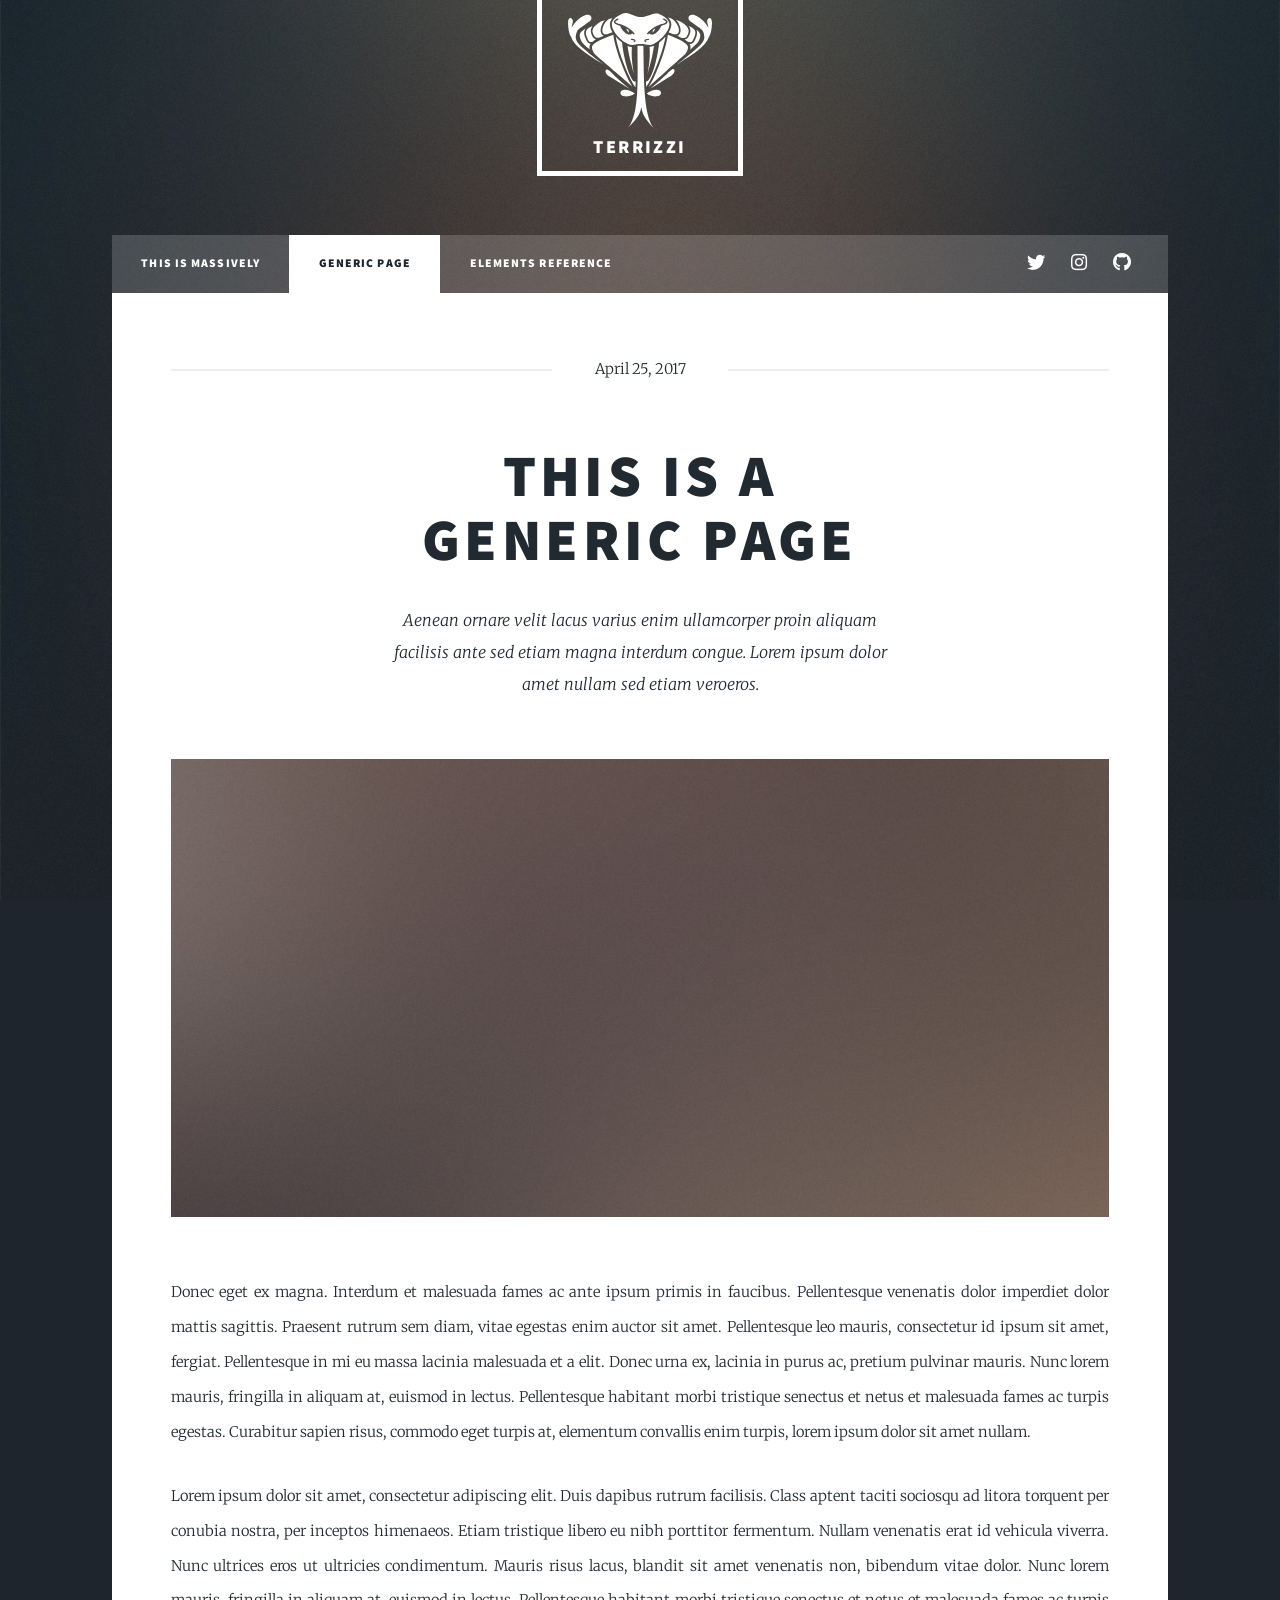
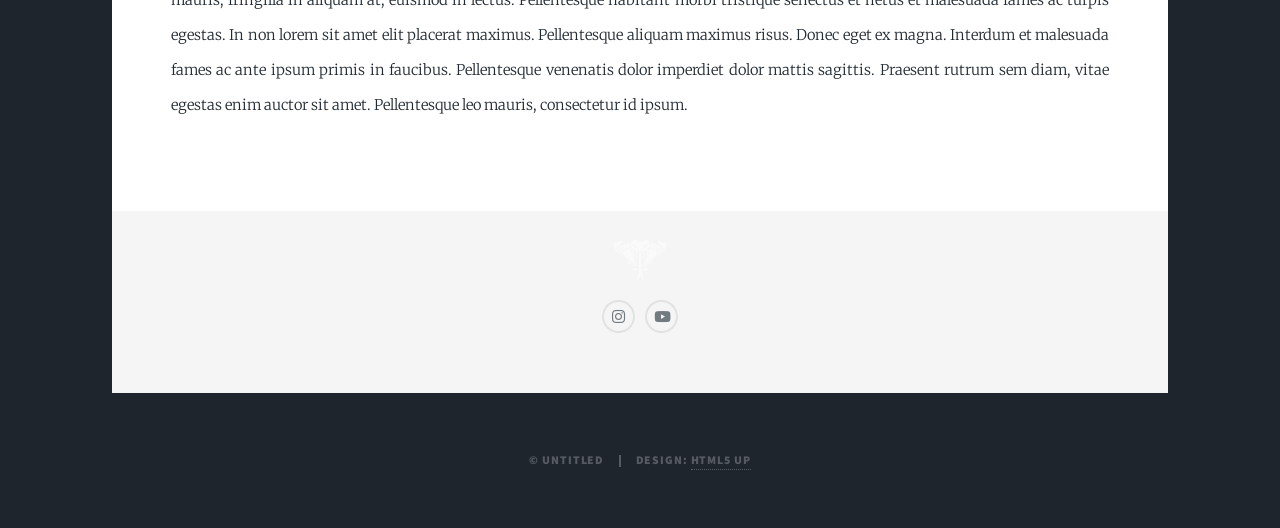
<file: generic.html>
<!DOCTYPE HTML>
<!--
	Massively by HTML5 UP
	html5up.net | @ajlkn
	Free for personal and commercial use under the CCA 3.0 license (html5up.net/license)
-->
<html>
	<head>
		<title>Generic Page - Massively by HTML5 UP</title>
		<meta charset="utf-8" />
		<meta name="viewport" content="width=device-width, initial-scale=1, user-scalable=no" />
		<link rel="stylesheet" href="assets/css/main.css" />
		<link rel="stylesheet" href="assets/css/terrizzi.css" />
		<noscript><link rel="stylesheet" href="assets/css/noscript.css" /></noscript>
		<link rel="icon" type="image/svg+xml" href="assets/img/logo/Icon_Trans.svg" />
	</head>
	<body class="is-preload">

		<!-- Wrapper -->
			<div id="wrapper">

				<!-- Header -->
					<header id="header">
						<a href="index.html" class="logo"><img src="assets/img/logo/Icon_Trans.svg" alt="" /><span class="logo-name">Terrizzi</span></a>
					</header>

				<!-- Nav -->
					<nav id="nav">
						<ul class="links">
							<li><a href="index.html">This is Massively</a></li>
							<li class="active"><a href="generic.html">Generic Page</a></li>
							<li><a href="elements.html">Elements Reference</a></li>
						</ul>
						<ul class="icons">
							<li><a href="#" class="icon brands fa-twitter"><span class="label">Twitter</span></a></li>
							<li><a href="#" class="icon brands fa-instagram"><span class="label">Instagram</span></a></li>
							<li><a href="#" class="icon brands fa-github"><span class="label">GitHub</span></a></li>
						</ul>
					</nav>

				<!-- Main -->
					<div id="main">

						<!-- Post -->
							<section class="post">
								<header class="major">
									<span class="date">April 25, 2017</span>
									<h1>This is a<br />
									Generic Page</h1>
									<p>Aenean ornare velit lacus varius enim ullamcorper proin aliquam<br />
									facilisis ante sed etiam magna interdum congue. Lorem ipsum dolor<br />
									amet nullam sed etiam veroeros.</p>
								</header>
								<div class="image main"><img src="images/pic01.jpg" alt="" /></div>
								<p>Donec eget ex magna. Interdum et malesuada fames ac ante ipsum primis in faucibus. Pellentesque venenatis dolor imperdiet dolor mattis sagittis. Praesent rutrum sem diam, vitae egestas enim auctor sit amet. Pellentesque leo mauris, consectetur id ipsum sit amet, fergiat. Pellentesque in mi eu massa lacinia malesuada et a elit. Donec urna ex, lacinia in purus ac, pretium pulvinar mauris. Nunc lorem mauris, fringilla in aliquam at, euismod in lectus. Pellentesque habitant morbi tristique senectus et netus et malesuada fames ac turpis egestas. Curabitur sapien risus, commodo eget turpis at, elementum convallis enim turpis, lorem ipsum dolor sit amet nullam.</p>
								<p>Lorem ipsum dolor sit amet, consectetur adipiscing elit. Duis dapibus rutrum facilisis. Class aptent taciti sociosqu ad litora torquent per conubia nostra, per inceptos himenaeos. Etiam tristique libero eu nibh porttitor fermentum. Nullam venenatis erat id vehicula viverra. Nunc ultrices eros ut ultricies condimentum. Mauris risus lacus, blandit sit amet venenatis non, bibendum vitae dolor. Nunc lorem mauris, fringilla in aliquam at, euismod in lectus. Pellentesque habitant morbi tristique senectus et netus et malesuada fames ac turpis egestas. In non lorem sit amet elit placerat maximus. Pellentesque aliquam maximus risus. Donec eget ex magna. Interdum et malesuada fames ac ante ipsum primis in faucibus. Pellentesque venenatis dolor imperdiet dolor mattis sagittis. Praesent rutrum sem diam, vitae egestas enim auctor sit amet. Pellentesque leo mauris, consectetur id ipsum.</p>
							</section>

					</div>

				<!-- Footer -->
					<footer id="footer">
						<section>
							<img src="assets/img/logo/Icon_Trans.svg" alt="Terrizzi" class="logo-stamp" />
							<ul class="icons alt">
								<li><a href="#" class="icon brands alt fa-instagram"><span class="label">Instagram</span></a></li>
								<li><a href="#" class="icon brands alt fa-youtube"><span class="label">YouTube</span></a></li>
							</ul>
						</section>
					</footer>

				<!-- Copyright -->
					<div id="copyright">
						<ul><li>&copy; Untitled</li><li>Design: <a href="https://html5up.net">HTML5 UP</a></li></ul>
					</div>

			</div>

		<!-- Scripts -->
			<script src="assets/js/jquery.min.js"></script>
			<script src="assets/js/jquery.scrollex.min.js"></script>
			<script src="assets/js/jquery.scrolly.min.js"></script>
			<script src="assets/js/browser.min.js"></script>
			<script src="assets/js/breakpoints.min.js"></script>
			<script src="assets/js/util.js"></script>
			<script src="assets/js/main.js"></script>

	</body>
</html>
</file>
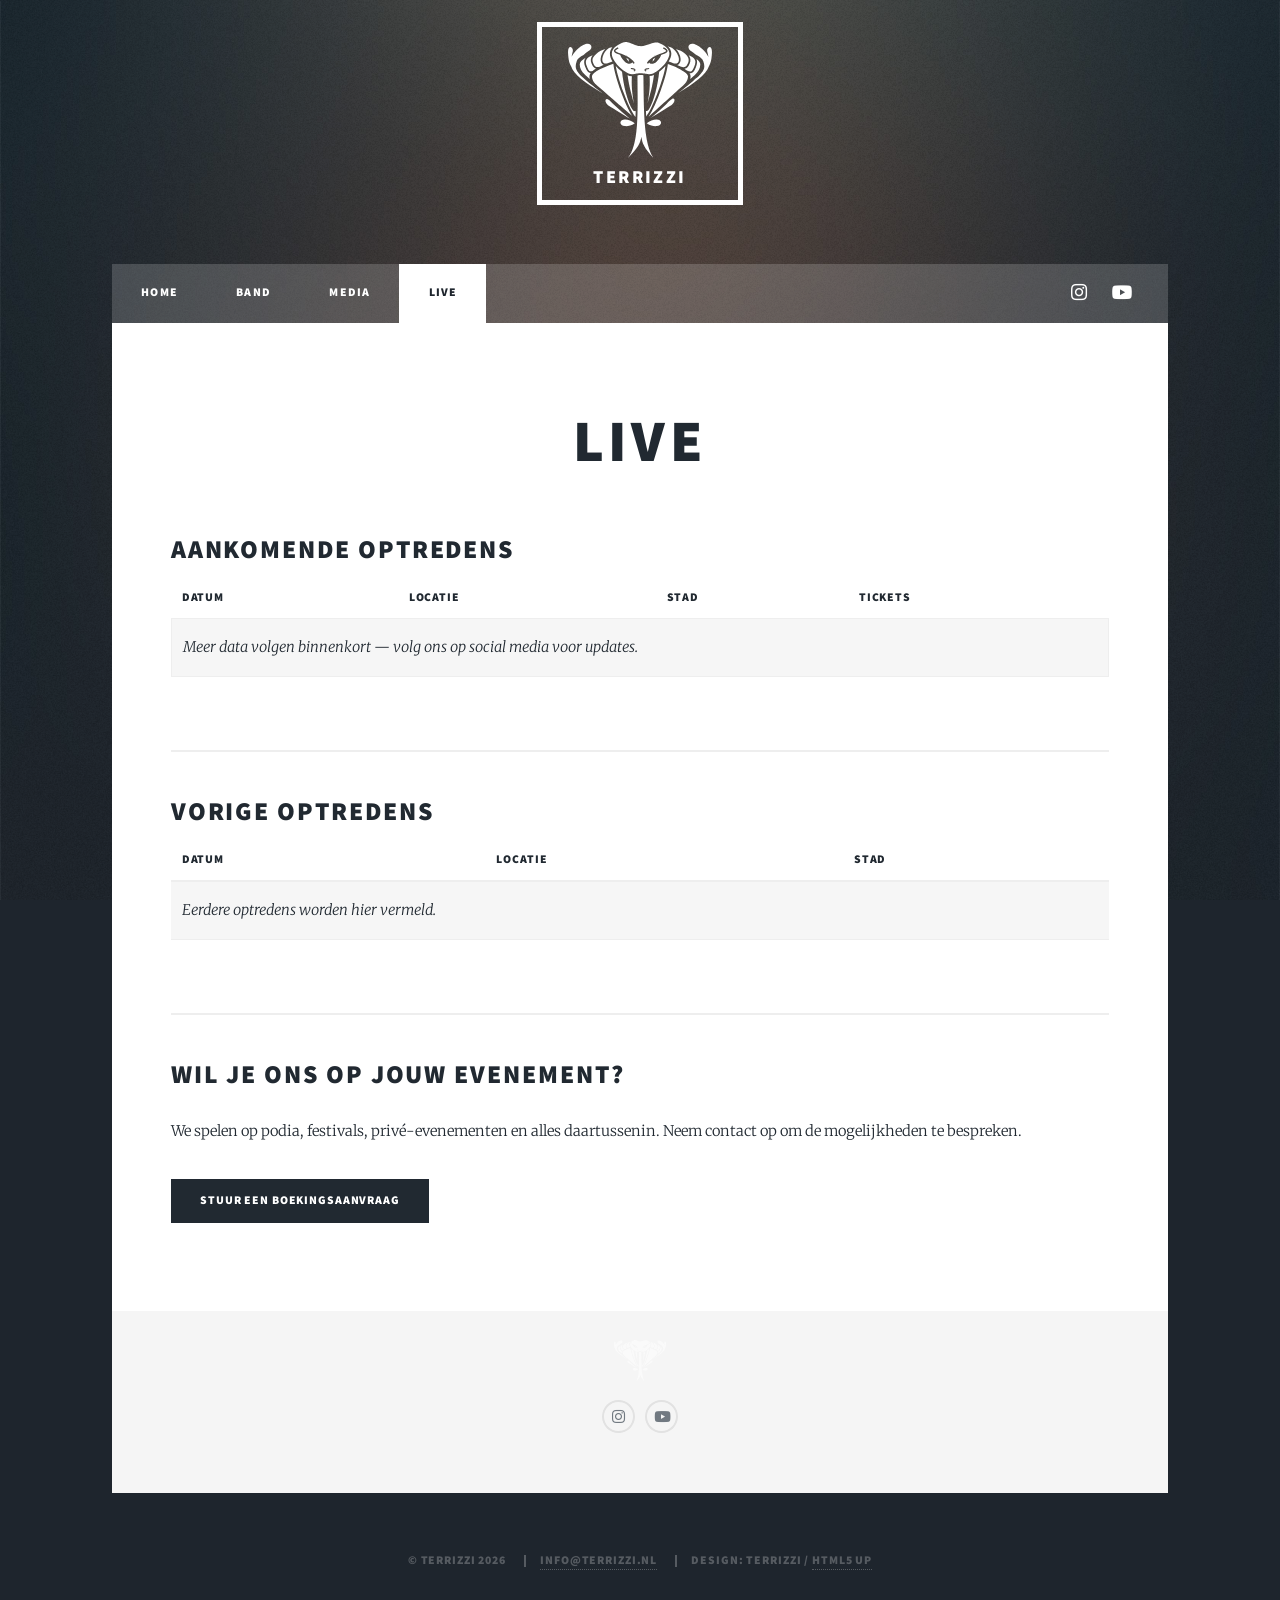
<file: live.html>
<!DOCTYPE HTML>
<!--
	Massively by HTML5 UP
	html5up.net | @ajlkn
	Free for personal and commercial use under the CCA 3.0 license (html5up.net/license)
-->
<html>

<head>
	<title>Terrizzi - Live</title>
	<meta charset="utf-8" />
	<meta name="viewport" content="width=device-width, initial-scale=1, user-scalable=no" />
	<link rel="stylesheet" href="assets/css/main.css" />
	<link rel="stylesheet" href="assets/css/terrizzi.css" />
	<noscript><link rel="stylesheet" href="assets/css/noscript.css" /></noscript>
	<link rel="icon" type="image/svg+xml" href="assets/img/logo/Icon_Trans.svg" />
</head>

<body class="is-preload page-inner">

	<div id="wrapper">

		<!-- Header -->
		<header id="header">
			<a href="index.html" class="logo"><img src="assets/img/logo/Icon_Trans.svg" alt="" /><span class="logo-name">Terrizzi</span></a>
		</header>

		<!-- Nav -->
		<nav id="nav">
			<ul class="links">
				<li><a href="index.html">Home</a></li>
				<li><a href="band.html">Band</a></li>
				<li><a href="media.html">Media</a></li>
				<li class="active"><a href="live.html">Live</a></li>
			</ul>
			<ul class="icons">
				<li><a href="https://www.instagram.com/terrizzi_official" target="_blank" rel="noopener noreferrer" class="icon brands fa-instagram"><span class="label">Instagram</span></a></li>
				<li><a href="https://www.youtube.com/@terrizzi_official" target="_blank" rel="noopener noreferrer" class="icon brands fa-youtube"><span class="label">YouTube</span></a></li>
			</ul>
		</nav>

		<!-- Main -->
		<div id="main">

			<section class="post">
				<header class="major">
					<h1>Live</h1>
				</header>

				<h2>Aankomende optredens</h2>

				<div class="table-wrapper">
					<table class="alt">
						<thead>
							<tr>
								<th>Datum</th>
								<th>Locatie</th>
								<th>Stad</th>
								<th>Tickets</th>
							</tr>
						</thead>
						<tbody>
							<!-- Add upcoming show rows here. Example row:
							<tr>
								<td>Sat 14 Jun 2025</td>
								<td>Venue Name</td>
								<td>Eindhoven</td>
								<td><a href="#" class="button small">Tickets</a></td>
							</tr>
							-->
							<tr>
								<td colspan="4"><em>Meer data volgen binnenkort — volg ons op social media voor updates.</em></td>
							</tr>
						</tbody>
					</table>
				</div>

				<hr />

				<h2>Vorige optredens</h2>

				<div class="table-wrapper">
					<table>
						<thead>
							<tr>
								<th>Datum</th>
								<th>Locatie</th>
								<th>Stad</th>
							</tr>
						</thead>
						<tbody>
							<!-- Add past show rows here -->
							<tr>
								<td colspan="3"><em>Eerdere optredens worden hier vermeld.</em></td>
							</tr>
						</tbody>
					</table>
				</div>

				<hr />

				<h2>Wil je ons op jouw evenement?</h2>
				<p>We spelen op podia, festivals, privé-evenementen en alles daartussenin. Neem contact op om de mogelijkheden te bespreken.</p>
				<ul class="actions">
					<li><a href="index.html#footer" class="button primary">Stuur een boekingsaanvraag</a></li>
				</ul>

			</section>

		</div>

		<!-- Footer -->
		<footer id="footer">
			<section>
				<img src="assets/img/logo/Icon_Trans.svg" alt="Terrizzi" class="logo-stamp" />
				<ul class="icons alt">
					<li><a href="https://www.instagram.com/terrizzi_official" target="_blank" rel="noopener noreferrer" class="icon brands alt fa-instagram"><span class="label">Instagram</span></a></li>
					<li><a href="https://www.youtube.com/@terrizzi_official" target="_blank" rel="noopener noreferrer" class="icon brands alt fa-youtube"><span class="label">YouTube</span></a></li>
				</ul>
			</section>
		</footer>

		<!-- Copyright -->
		<div id="copyright">
			<ul>
				<li>&copy; Terrizzi 2026</li>
				<li><a href="mailto:info@terrizzi.nl">info@terrizzi.nl</a></li>
				<li>Design: Terrizzi / <a href="https://html5up.net">HTML5 UP</a></li>
			</ul>
		</div>

	</div>

	<!-- Scripts -->
	<script src="assets/js/jquery.min.js"></script>
	<script src="assets/js/jquery.scrollex.min.js"></script>
	<script src="assets/js/jquery.scrolly.min.js"></script>
	<script src="assets/js/browser.min.js"></script>
	<script src="assets/js/breakpoints.min.js"></script>
	<script src="assets/js/util.js"></script>
	<script src="assets/js/main.js"></script>

</body>

</html>
</file>
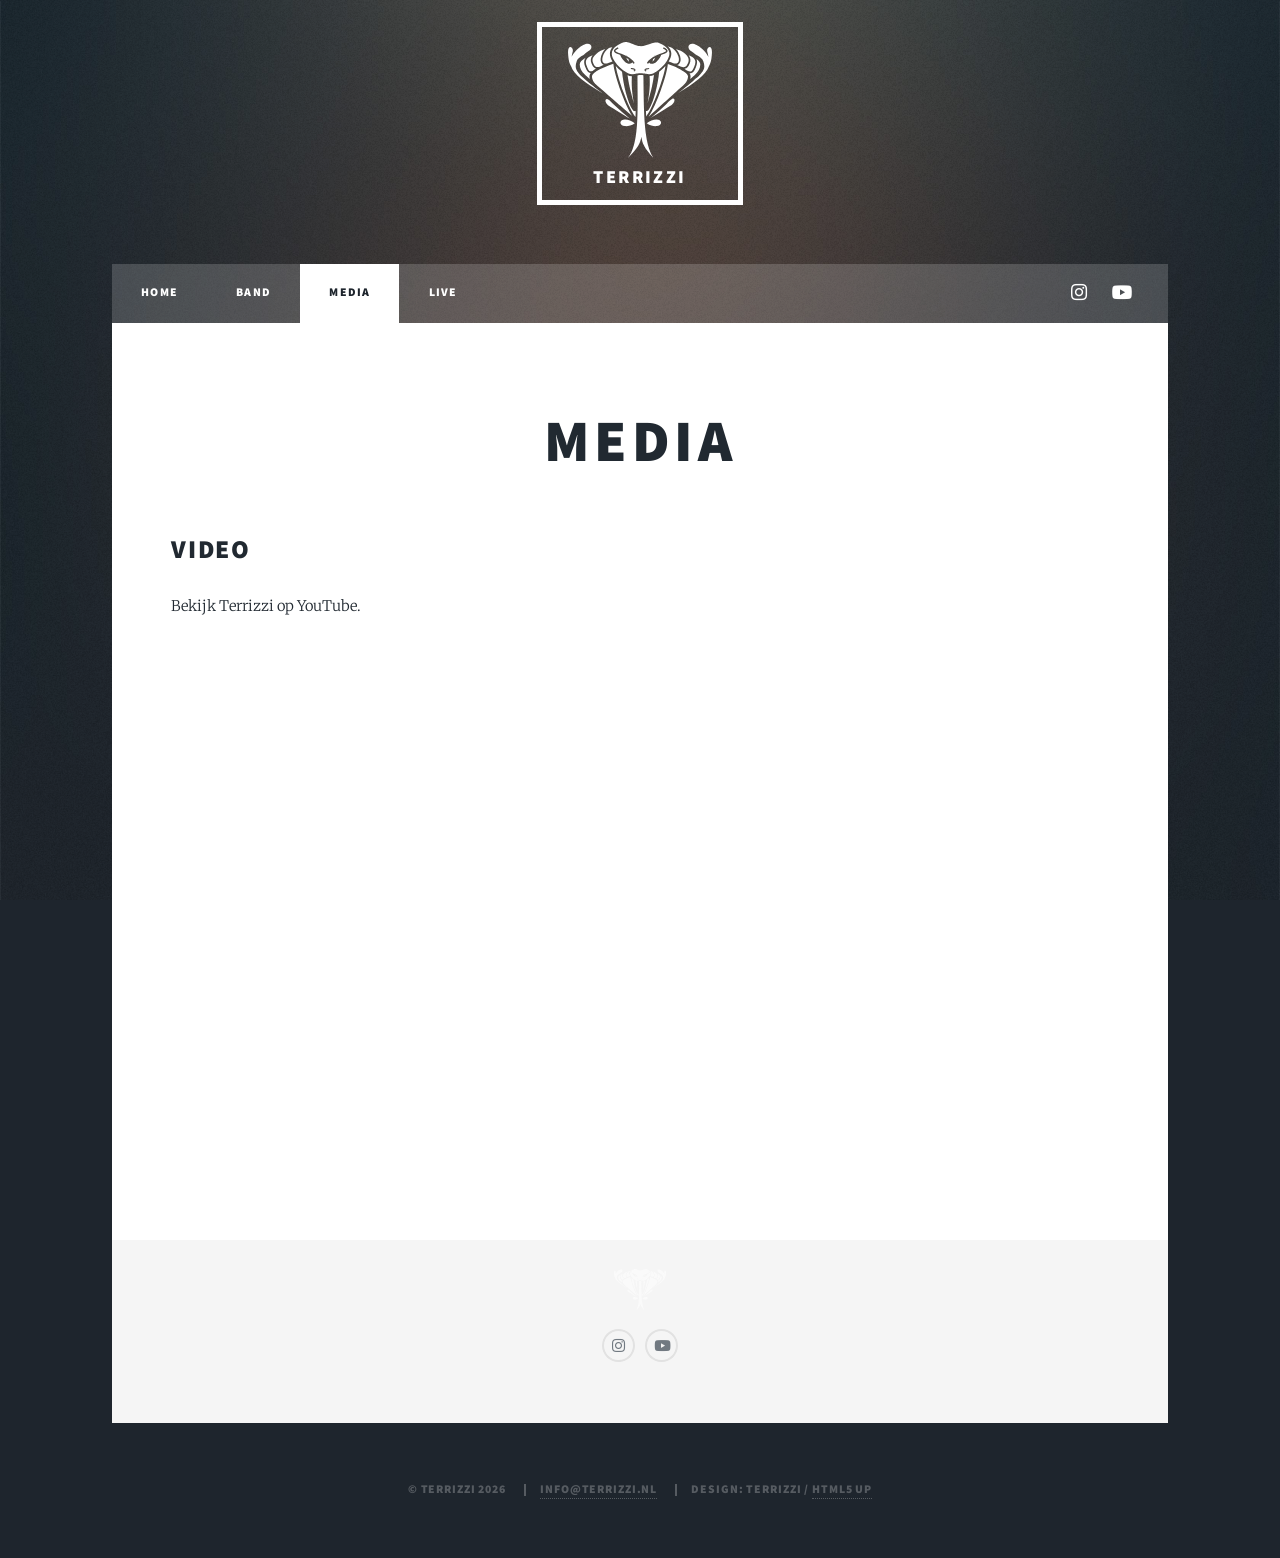
<file: media.html>
<!DOCTYPE HTML>
<!--
	Massively by HTML5 UP
	html5up.net | @ajlkn
	Free for personal and commercial use under the CCA 3.0 license (html5up.net/license)
-->
<html>

<head>
	<title>Terrizzi - Media</title>
	<meta charset="utf-8" />
	<meta name="viewport" content="width=device-width, initial-scale=1, user-scalable=no" />
	<link rel="stylesheet" href="assets/css/main.css" />
	<link rel="stylesheet" href="assets/css/terrizzi.css" />
	<noscript><link rel="stylesheet" href="assets/css/noscript.css" /></noscript>
	<link rel="icon" type="image/svg+xml" href="assets/img/logo/Icon_Trans.svg" />
</head>

<body class="is-preload page-inner">

	<div id="wrapper">

		<!-- Header -->
		<header id="header">
			<a href="index.html" class="logo"><img src="assets/img/logo/Icon_Trans.svg" alt="" /><span class="logo-name">Terrizzi</span></a>
		</header>

		<!-- Nav -->
		<nav id="nav">
			<ul class="links">
				<li><a href="index.html">Home</a></li>
				<li><a href="band.html">Band</a></li>
				<li class="active"><a href="media.html">Media</a></li>
				<li><a href="live.html">Live</a></li>
			</ul>
			<ul class="icons">
				<li><a href="https://www.instagram.com/terrizzi_official" target="_blank" rel="noopener noreferrer" class="icon brands fa-instagram"><span class="label">Instagram</span></a></li>
				<li><a href="https://www.youtube.com/@terrizzi_official" target="_blank" rel="noopener noreferrer" class="icon brands fa-youtube"><span class="label">YouTube</span></a></li>
			</ul>
		</nav>

		<!-- Main -->
		<div id="main">

			<section class="post">
				<header class="major">
					<h1>Media</h1>
				</header>

				<!-- Videos -->
				<h2>Video</h2>
				<p>Bekijk Terrizzi op YouTube.</p>
				<!-- Replace the src URL with an actual YouTube embed link -->
				<!-- To embed a YouTube video: go to the video, click Share > Embed, copy the src URL -->
				<div class="video-responsive">
					<iframe src="https://www.youtube.com/embed/jNQXAC9IVRw"
						allow="accelerometer; autoplay; clipboard-write; encrypted-media; gyroscope; picture-in-picture"
						allowfullscreen></iframe>
				</div>
			</section>

		</div>

		<!-- Footer -->
		<footer id="footer">
			<section>
				<img src="assets/img/logo/Icon_Trans.svg" alt="Terrizzi" class="logo-stamp" />
				<ul class="icons alt">
					<li><a href="https://www.instagram.com/terrizzi_official" target="_blank" rel="noopener noreferrer" class="icon brands alt fa-instagram"><span class="label">Instagram</span></a></li>
					<li><a href="https://www.youtube.com/@terrizzi_official" target="_blank" rel="noopener noreferrer" class="icon brands alt fa-youtube"><span class="label">YouTube</span></a></li>
				</ul>
			</section>
		</footer>

		<!-- Copyright -->
		<div id="copyright">
			<ul>
				<li>&copy; Terrizzi 2026</li>
				<li><a href="mailto:info@terrizzi.nl">info@terrizzi.nl</a></li>
				<li>Design: Terrizzi / <a href="https://html5up.net">HTML5 UP</a></li>
			</ul>
		</div>

	</div>

	<!-- Scripts -->
	<script src="assets/js/jquery.min.js"></script>
	<script src="assets/js/jquery.scrollex.min.js"></script>
	<script src="assets/js/jquery.scrolly.min.js"></script>
	<script src="assets/js/browser.min.js"></script>
	<script src="assets/js/breakpoints.min.js"></script>
	<script src="assets/js/util.js"></script>
	<script src="assets/js/main.js"></script>

</body>

</html>
</file>
<file: assets/css/terrizzi.css>
/* =============================================================
   Terrizzi — custom styles
   ============================================================= */

/* Transitions ------------------------------------------------- */
#intro { transition: opacity 0.4s ease, transform 0.4s ease !important; }
#nav   { transition: opacity 0.4s ease, transform 0.4s ease !important; }

/* Intro watermark --------------------------------------------- */
#intro::before {
	content: '';
	position: absolute;
	top: 50%;
	left: 50%;
	transform: translate(-50%, -55%);
	width: min(40vw, 420px);
	height: min(40vw, 420px);
	background: url('../img/logo/Icon_Trans.svg') center / contain no-repeat;
	opacity: 0.6;
	filter: invert(1);
	pointer-events: none;
	z-index: 0;
}

#intro > * {
	position: relative;
	z-index: 1;
}

/* Header logo ------------------------------------------------- */
#header .logo {
	display: inline-flex;
	flex-direction: column;
	align-items: center;
	gap: 0.3em;
}

#header .logo img {
	height: 3.5em;
	display: block;
	filter: brightness(0) invert(1);
}

#header .logo .logo-name {
	font-size: 0.55em;
}

/* Inner pages: taller header (no intro) ----------------------- */
.page-inner #header {
	height: 22rem;
	padding-top: 1rem;
}

/* Footer ------------------------------------------------------ */
#footer > section {
	text-align: center;
	padding: 2em 0;
}

.logo-stamp {
	width: 52px;
	opacity: 0.55;
	display: block;
	margin: 0 auto 1.2em;
	filter: brightness(0) invert(1);
}

#footer ul.icons {
	justify-content: center;
}

/* Section logo divider (band page) ---------------------------- */
.logo-divider {
	text-align: center;
	margin: 2.5em 0;
}

.logo-divider img {
	width: 44px;
	opacity: 0.3;
}

/* Member grid (band page) ------------------------------------- */
.members-grid {
	display: grid;
	grid-template-columns: repeat(4, 1fr);
	gap: 1.5rem;
	margin: 2rem 0 3rem;
}

.member-card {
	position: relative;
	overflow: hidden;
	display: flex;
	flex-direction: column;
}

.member-card .member-photo {
	position: relative;
	aspect-ratio: 2 / 3;
	overflow: hidden;
}

.member-card .member-photo img {
	width: 100%;
	height: 100%;
	object-fit: cover;
	object-position: center top;
	display: block;
	transition: transform 0.4s ease;
}

.member-card:hover .member-photo img {
	transform: scale(1.04);
}

.member-card .member-info {
	position: absolute;
	bottom: 0;
	left: 0;
	right: 0;
	padding: 2.5rem 1rem 1rem;
	background: linear-gradient(transparent, rgba(0, 0, 0, 0.88));
	text-align: center;
}

.member-card .member-name {
	display: block;
	font-family: 'Merriweather', serif;
	font-weight: 700;
	font-size: 1rem;
	letter-spacing: 0.05em;
	color: #ffffff;
	text-transform: uppercase;
	line-height: 1.3;
}

.member-card .member-role {
	display: block;
	font-size: 0.75rem;
	letter-spacing: 0.15em;
	text-transform: uppercase;
	color: rgba(255, 255, 255, 0.6);
	margin-top: 0.25rem;
}

@media (max-width: 980px) {
	.members-grid {
		grid-template-columns: repeat(2, 1fr);
		gap: 1rem;
	}
}

@media (max-width: 480px) {
	.members-grid {
		grid-template-columns: 1fr;
		gap: 0.75rem;
	}
}

/* Member bio (below photo) ------------------------------------ */
.member-bio {
	flex: 1;
	display: flex;
	flex-direction: column;
	padding: 0.85rem 0.75rem 0.65rem;
	text-align: center;
	background: #f7f7f7;
	border-top: 1px solid #e8e8e8;
}

.member-bio p {
	flex: 1;
	font-size: 0.82rem;
	line-height: 1.55;
	color: #666;
	margin: 0 0 0.6rem;
}

.member-bio .icons {
	display: flex;
	justify-content: center;
	margin: 0;
	padding: 0;
	list-style: none;
}

/* Video embeds ------------------------------------------------ */
.video-embed {
	border-radius: 8px;
	display: block;
}

.video-responsive {
	position: relative;
	padding-bottom: 56.25%;
	height: 0;
	overflow: hidden;
}

.video-responsive iframe {
	position: absolute;
	top: 0;
	left: 0;
	width: 100%;
	height: 100%;
	border: 0;
}

/* Desktop spacing reduction ----------------------------------- */
@media screen and (min-width: 1281px) {
	#main > .post { padding: 4rem 6rem 3rem 6rem; }
	#main > *     { padding: 2rem 4rem 1.5rem 4rem; }
}
</file>
<file: assets/css/main.css>
@import url(fontawesome-all.min.css);
@import url("https://fonts.googleapis.com/css?family=Merriweather:300,700,300italic,700italic|Source+Sans+Pro:900");

/*
	Massively by HTML5 UP
	html5up.net | @ajlkn
	Free for personal and commercial use under the CCA 3.0 license (html5up.net/license)
*/

html, body, div, span, applet, object,
iframe, h1, h2, h3, h4, h5, h6, p, blockquote,
pre, a, abbr, acronym, address, big, cite,
code, del, dfn, em, img, ins, kbd, q, s, samp,
small, strike, strong, sub, sup, tt, var, b,
u, i, center, dl, dt, dd, ol, ul, li, fieldset,
form, label, legend, table, caption, tbody,
tfoot, thead, tr, th, td, article, aside,
canvas, details, embed, figure, figcaption,
footer, header, hgroup, menu, nav, output, ruby,
section, summary, time, mark, audio, video {
	margin: 0;
	padding: 0;
	border: 0;
	font-size: 100%;
	font: inherit;
	vertical-align: baseline;}

article, aside, details, figcaption, figure,
footer, header, hgroup, menu, nav, section {
	display: block;}

body {
	line-height: 1;
}

ol, ul {
	list-style: none;
}

blockquote, q {
	quotes: none;
}

	blockquote:before, blockquote:after, q:before, q:after {
		content: '';
		content: none;
	}

table {
	border-collapse: collapse;
	border-spacing: 0;
}

body {
	-webkit-text-size-adjust: none;
}

mark {
	background-color: transparent;
	color: inherit;
}

input::-moz-focus-inner {
	border: 0;
	padding: 0;
}

input, select, textarea {
	-moz-appearance: none;
	-webkit-appearance: none;
	-ms-appearance: none;
	appearance: none;
}

/* Basic */

	@-ms-viewport {
		width: device-width;
	}

	body {
		-ms-overflow-style: scrollbar;
	}

	@media screen and (max-width: 480px) {

		html, body {
			min-width: 320px;
		}

	}

	html {
		box-sizing: border-box;
	}

	*, *:before, *:after {
		box-sizing: inherit;
	}

	body {
		background-color: #1e252d;
	}

		body.is-preload *, body.is-preload *:before, body.is-preload *:after {
			-moz-animation: none !important;
			-webkit-animation: none !important;
			-ms-animation: none !important;
			animation: none !important;
			-moz-transition: none !important;
			-webkit-transition: none !important;
			-ms-transition: none !important;
			transition: none !important;
		}

/* Type */

	html {
		font-size: 16pt;
	}

		@media screen and (max-width: 1680px) {

			html {
				font-size: 12pt;
			}

		}

		@media screen and (max-width: 1280px) {

			html {
				font-size: 11pt;
			}

		}

		@media screen and (max-width: 360px) {

			html {
				font-size: 10pt;
			}

		}

	body {
		color: #212931;
	}

	body, input, select, textarea {
		font-family: "Merriweather", Georgia, serif;
		font-weight: 300;
		font-size: 1rem;
		line-height: 2.375;
	}

	a {
		-moz-transition: color 0.2s ease-in-out, background-color 0.2s ease-in-out, border-color 0.2s ease-in-out, box-shadow 0.2s ease-in-out;
		-webkit-transition: color 0.2s ease-in-out, background-color 0.2s ease-in-out, border-color 0.2s ease-in-out, box-shadow 0.2s ease-in-out;
		-ms-transition: color 0.2s ease-in-out, background-color 0.2s ease-in-out, border-color 0.2s ease-in-out, box-shadow 0.2s ease-in-out;
		transition: color 0.2s ease-in-out, background-color 0.2s ease-in-out, border-color 0.2s ease-in-out, box-shadow 0.2s ease-in-out;
		border-bottom: dotted 1px;
		text-decoration: none;
	}

		a:hover {
			border-bottom-color: transparent;
		}

	strong, b {
		font-weight: 600;
	}

	em, i {
		font-style: italic;
	}

	p {
		text-align: justify;
		margin: 0 0 2rem 0;
	}

	h1, h2, h3, h4, h5, h6 {
		font-family: "Source Sans Pro", Helvetica, sans-serif;
		font-weight: 900;
		line-height: 1.5;
		letter-spacing: 0.075em;
		text-transform: uppercase;
		margin: 0 0 1rem 0;
	}

		h1 a, h2 a, h3 a, h4 a, h5 a, h6 a {
			border-bottom: 0;
			color: inherit;
			text-decoration: none;
		}

	h1 {
		font-size: 4rem;
		line-height: 1.1;
		margin: 0 0 2rem 0;
	}

	h2 {
		font-size: 1.75rem;
		line-height: 1.3;
		margin: 0 0 1.5rem 0;
	}

	h3 {
		font-size: 1.25rem;
		margin: 0 0 1.5rem 0;
	}

	h4 {
		font-size: 1rem;
	}

	h5 {
		font-size: 0.9rem;
	}

	h6 {
		font-size: 0.8rem;
	}

	sub {
		font-size: 0.8rem;
		position: relative;
		top: 0.5rem;
	}

	sup {
		font-size: 0.8rem;
		position: relative;
		top: -0.5rem;
	}

	blockquote {
		border-left: solid 4px;
		font-style: italic;
		margin: 0 0 2rem 0;
		padding: 0.5rem 0 0.5rem 2rem;
	}

	code {
		border: solid 2px;
		font-family: "Courier New", monospace;
		font-size: 0.9rem;
		margin: 0 0.25rem;
		padding: 0.25rem 0.65rem;
	}

	pre {
		-webkit-overflow-scrolling: touch;
		font-family: "Courier New", monospace;
		font-size: 0.9rem;
		margin: 0 0 2rem 0;
	}

		pre code {
			display: block;
			line-height: 1.75;
			padding: 1rem 1.5rem;
			overflow-x: auto;
		}

	hr {
		border: 0;
		border-bottom: solid 2px;
		margin: 3rem 0;
	}

		hr.major {
			margin: 5rem 0;
		}

	.align-left {
		text-align: left;
	}

	.align-center {
		text-align: center;
	}

	.align-right {
		text-align: right;
	}

	input, select, textarea {
		color: #212931;
	}

	a {
		color: #212931;
		border-bottom-color: rgba(33, 41, 49, 0.5);
	}

		a:hover {
			border-bottom-color: transparent;
			color: #18bfef !important;
		}

	strong, b {
		color: #212931;
	}

	h1, h2, h3, h4, h5, h6 {
		color: #212931;
	}

	blockquote {
		border-left-color: #eeeeee;
	}

	code {
		background: rgba(220, 220, 220, 0.25);
		border-color: #eeeeee;
	}

	hr {
		border-bottom-color: #eeeeee;
	}

/* Row */

	.row {
		display: flex;
		flex-wrap: wrap;
		box-sizing: border-box;
		align-items: stretch;
	}

		.row > * {
			box-sizing: border-box;
		}

		.row.gtr-uniform > * > :last-child {
			margin-bottom: 0;
		}

		.row.aln-left {
			justify-content: flex-start;
		}

		.row.aln-center {
			justify-content: center;
		}

		.row.aln-right {
			justify-content: flex-end;
		}

		.row.aln-top {
			align-items: flex-start;
		}

		.row.aln-middle {
			align-items: center;
		}

		.row.aln-bottom {
			align-items: flex-end;
		}

		.row > .imp {
			order: -1;
		}

		.row > .col-1 {
			width: 8.33333%;
		}

		.row > .off-1 {
			margin-left: 8.33333%;
		}

		.row > .col-2 {
			width: 16.66667%;
		}

		.row > .off-2 {
			margin-left: 16.66667%;
		}

		.row > .col-3 {
			width: 25%;
		}

		.row > .off-3 {
			margin-left: 25%;
		}

		.row > .col-4 {
			width: 33.33333%;
		}

		.row > .off-4 {
			margin-left: 33.33333%;
		}

		.row > .col-5 {
			width: 41.66667%;
		}

		.row > .off-5 {
			margin-left: 41.66667%;
		}

		.row > .col-6 {
			width: 50%;
		}

		.row > .off-6 {
			margin-left: 50%;
		}

		.row > .col-7 {
			width: 58.33333%;
		}

		.row > .off-7 {
			margin-left: 58.33333%;
		}

		.row > .col-8 {
			width: 66.66667%;
		}

		.row > .off-8 {
			margin-left: 66.66667%;
		}

		.row > .col-9 {
			width: 75%;
		}

		.row > .off-9 {
			margin-left: 75%;
		}

		.row > .col-10 {
			width: 83.33333%;
		}

		.row > .off-10 {
			margin-left: 83.33333%;
		}

		.row > .col-11 {
			width: 91.66667%;
		}

		.row > .off-11 {
			margin-left: 91.66667%;
		}

		.row > .col-12 {
			width: 100%;
		}

		.row > .off-12 {
			margin-left: 100%;
		}

		.row.gtr-0 {
			margin-top: 0;
			margin-left: 0rem;
		}

			.row.gtr-0 > * {
				padding: 0 0 0 0rem;
			}

			.row.gtr-0.gtr-uniform {
				margin-top: 0rem;
			}

				.row.gtr-0.gtr-uniform > * {
					padding-top: 0rem;
				}

		.row.gtr-25 {
			margin-top: 0;
			margin-left: -0.375rem;
		}

			.row.gtr-25 > * {
				padding: 0 0 0 0.375rem;
			}

			.row.gtr-25.gtr-uniform {
				margin-top: -0.375rem;
			}

				.row.gtr-25.gtr-uniform > * {
					padding-top: 0.375rem;
				}

		.row.gtr-50 {
			margin-top: 0;
			margin-left: -0.75rem;
		}

			.row.gtr-50 > * {
				padding: 0 0 0 0.75rem;
			}

			.row.gtr-50.gtr-uniform {
				margin-top: -0.75rem;
			}

				.row.gtr-50.gtr-uniform > * {
					padding-top: 0.75rem;
				}

		.row {
			margin-top: 0;
			margin-left: -1.5rem;
		}

			.row > * {
				padding: 0 0 0 1.5rem;
			}

			.row.gtr-uniform {
				margin-top: -1.5rem;
			}

				.row.gtr-uniform > * {
					padding-top: 1.5rem;
				}

		.row.gtr-150 {
			margin-top: 0;
			margin-left: -2.25rem;
		}

			.row.gtr-150 > * {
				padding: 0 0 0 2.25rem;
			}

			.row.gtr-150.gtr-uniform {
				margin-top: -2.25rem;
			}

				.row.gtr-150.gtr-uniform > * {
					padding-top: 2.25rem;
				}

		.row.gtr-200 {
			margin-top: 0;
			margin-left: -3rem;
		}

			.row.gtr-200 > * {
				padding: 0 0 0 3rem;
			}

			.row.gtr-200.gtr-uniform {
				margin-top: -3rem;
			}

				.row.gtr-200.gtr-uniform > * {
					padding-top: 3rem;
				}

		@media screen and (max-width: 1680px) {

			.row {
				display: flex;
				flex-wrap: wrap;
				box-sizing: border-box;
				align-items: stretch;
			}

				.row > * {
					box-sizing: border-box;
				}

				.row.gtr-uniform > * > :last-child {
					margin-bottom: 0;
				}

				.row.aln-left {
					justify-content: flex-start;
				}

				.row.aln-center {
					justify-content: center;
				}

				.row.aln-right {
					justify-content: flex-end;
				}

				.row.aln-top {
					align-items: flex-start;
				}

				.row.aln-middle {
					align-items: center;
				}

				.row.aln-bottom {
					align-items: flex-end;
				}

				.row > .imp-xlarge {
					order: -1;
				}

				.row > .col-1-xlarge {
					width: 8.33333%;
				}

				.row > .off-1-xlarge {
					margin-left: 8.33333%;
				}

				.row > .col-2-xlarge {
					width: 16.66667%;
				}

				.row > .off-2-xlarge {
					margin-left: 16.66667%;
				}

				.row > .col-3-xlarge {
					width: 25%;
				}

				.row > .off-3-xlarge {
					margin-left: 25%;
				}

				.row > .col-4-xlarge {
					width: 33.33333%;
				}

				.row > .off-4-xlarge {
					margin-left: 33.33333%;
				}

				.row > .col-5-xlarge {
					width: 41.66667%;
				}

				.row > .off-5-xlarge {
					margin-left: 41.66667%;
				}

				.row > .col-6-xlarge {
					width: 50%;
				}

				.row > .off-6-xlarge {
					margin-left: 50%;
				}

				.row > .col-7-xlarge {
					width: 58.33333%;
				}

				.row > .off-7-xlarge {
					margin-left: 58.33333%;
				}

				.row > .col-8-xlarge {
					width: 66.66667%;
				}

				.row > .off-8-xlarge {
					margin-left: 66.66667%;
				}

				.row > .col-9-xlarge {
					width: 75%;
				}

				.row > .off-9-xlarge {
					margin-left: 75%;
				}

				.row > .col-10-xlarge {
					width: 83.33333%;
				}

				.row > .off-10-xlarge {
					margin-left: 83.33333%;
				}

				.row > .col-11-xlarge {
					width: 91.66667%;
				}

				.row > .off-11-xlarge {
					margin-left: 91.66667%;
				}

				.row > .col-12-xlarge {
					width: 100%;
				}

				.row > .off-12-xlarge {
					margin-left: 100%;
				}

				.row.gtr-0 {
					margin-top: 0;
					margin-left: 0rem;
				}

					.row.gtr-0 > * {
						padding: 0 0 0 0rem;
					}

					.row.gtr-0.gtr-uniform {
						margin-top: 0rem;
					}

						.row.gtr-0.gtr-uniform > * {
							padding-top: 0rem;
						}

				.row.gtr-25 {
					margin-top: 0;
					margin-left: -0.375rem;
				}

					.row.gtr-25 > * {
						padding: 0 0 0 0.375rem;
					}

					.row.gtr-25.gtr-uniform {
						margin-top: -0.375rem;
					}

						.row.gtr-25.gtr-uniform > * {
							padding-top: 0.375rem;
						}

				.row.gtr-50 {
					margin-top: 0;
					margin-left: -0.75rem;
				}

					.row.gtr-50 > * {
						padding: 0 0 0 0.75rem;
					}

					.row.gtr-50.gtr-uniform {
						margin-top: -0.75rem;
					}

						.row.gtr-50.gtr-uniform > * {
							padding-top: 0.75rem;
						}

				.row {
					margin-top: 0;
					margin-left: -1.5rem;
				}

					.row > * {
						padding: 0 0 0 1.5rem;
					}

					.row.gtr-uniform {
						margin-top: -1.5rem;
					}

						.row.gtr-uniform > * {
							padding-top: 1.5rem;
						}

				.row.gtr-150 {
					margin-top: 0;
					margin-left: -2.25rem;
				}

					.row.gtr-150 > * {
						padding: 0 0 0 2.25rem;
					}

					.row.gtr-150.gtr-uniform {
						margin-top: -2.25rem;
					}

						.row.gtr-150.gtr-uniform > * {
							padding-top: 2.25rem;
						}

				.row.gtr-200 {
					margin-top: 0;
					margin-left: -3rem;
				}

					.row.gtr-200 > * {
						padding: 0 0 0 3rem;
					}

					.row.gtr-200.gtr-uniform {
						margin-top: -3rem;
					}

						.row.gtr-200.gtr-uniform > * {
							padding-top: 3rem;
						}

		}

		@media screen and (max-width: 1280px) {

			.row {
				display: flex;
				flex-wrap: wrap;
				box-sizing: border-box;
				align-items: stretch;
			}

				.row > * {
					box-sizing: border-box;
				}

				.row.gtr-uniform > * > :last-child {
					margin-bottom: 0;
				}

				.row.aln-left {
					justify-content: flex-start;
				}

				.row.aln-center {
					justify-content: center;
				}

				.row.aln-right {
					justify-content: flex-end;
				}

				.row.aln-top {
					align-items: flex-start;
				}

				.row.aln-middle {
					align-items: center;
				}

				.row.aln-bottom {
					align-items: flex-end;
				}

				.row > .imp-large {
					order: -1;
				}

				.row > .col-1-large {
					width: 8.33333%;
				}

				.row > .off-1-large {
					margin-left: 8.33333%;
				}

				.row > .col-2-large {
					width: 16.66667%;
				}

				.row > .off-2-large {
					margin-left: 16.66667%;
				}

				.row > .col-3-large {
					width: 25%;
				}

				.row > .off-3-large {
					margin-left: 25%;
				}

				.row > .col-4-large {
					width: 33.33333%;
				}

				.row > .off-4-large {
					margin-left: 33.33333%;
				}

				.row > .col-5-large {
					width: 41.66667%;
				}

				.row > .off-5-large {
					margin-left: 41.66667%;
				}

				.row > .col-6-large {
					width: 50%;
				}

				.row > .off-6-large {
					margin-left: 50%;
				}

				.row > .col-7-large {
					width: 58.33333%;
				}

				.row > .off-7-large {
					margin-left: 58.33333%;
				}

				.row > .col-8-large {
					width: 66.66667%;
				}

				.row > .off-8-large {
					margin-left: 66.66667%;
				}

				.row > .col-9-large {
					width: 75%;
				}

				.row > .off-9-large {
					margin-left: 75%;
				}

				.row > .col-10-large {
					width: 83.33333%;
				}

				.row > .off-10-large {
					margin-left: 83.33333%;
				}

				.row > .col-11-large {
					width: 91.66667%;
				}

				.row > .off-11-large {
					margin-left: 91.66667%;
				}

				.row > .col-12-large {
					width: 100%;
				}

				.row > .off-12-large {
					margin-left: 100%;
				}

				.row.gtr-0 {
					margin-top: 0;
					margin-left: 0rem;
				}

					.row.gtr-0 > * {
						padding: 0 0 0 0rem;
					}

					.row.gtr-0.gtr-uniform {
						margin-top: 0rem;
					}

						.row.gtr-0.gtr-uniform > * {
							padding-top: 0rem;
						}

				.row.gtr-25 {
					margin-top: 0;
					margin-left: -0.375rem;
				}

					.row.gtr-25 > * {
						padding: 0 0 0 0.375rem;
					}

					.row.gtr-25.gtr-uniform {
						margin-top: -0.375rem;
					}

						.row.gtr-25.gtr-uniform > * {
							padding-top: 0.375rem;
						}

				.row.gtr-50 {
					margin-top: 0;
					margin-left: -0.75rem;
				}

					.row.gtr-50 > * {
						padding: 0 0 0 0.75rem;
					}

					.row.gtr-50.gtr-uniform {
						margin-top: -0.75rem;
					}

						.row.gtr-50.gtr-uniform > * {
							padding-top: 0.75rem;
						}

				.row {
					margin-top: 0;
					margin-left: -1.5rem;
				}

					.row > * {
						padding: 0 0 0 1.5rem;
					}

					.row.gtr-uniform {
						margin-top: -1.5rem;
					}

						.row.gtr-uniform > * {
							padding-top: 1.5rem;
						}

				.row.gtr-150 {
					margin-top: 0;
					margin-left: -2.25rem;
				}

					.row.gtr-150 > * {
						padding: 0 0 0 2.25rem;
					}

					.row.gtr-150.gtr-uniform {
						margin-top: -2.25rem;
					}

						.row.gtr-150.gtr-uniform > * {
							padding-top: 2.25rem;
						}

				.row.gtr-200 {
					margin-top: 0;
					margin-left: -3rem;
				}

					.row.gtr-200 > * {
						padding: 0 0 0 3rem;
					}

					.row.gtr-200.gtr-uniform {
						margin-top: -3rem;
					}

						.row.gtr-200.gtr-uniform > * {
							padding-top: 3rem;
						}

		}

		@media screen and (max-width: 980px) {

			.row {
				display: flex;
				flex-wrap: wrap;
				box-sizing: border-box;
				align-items: stretch;
			}

				.row > * {
					box-sizing: border-box;
				}

				.row.gtr-uniform > * > :last-child {
					margin-bottom: 0;
				}

				.row.aln-left {
					justify-content: flex-start;
				}

				.row.aln-center {
					justify-content: center;
				}

				.row.aln-right {
					justify-content: flex-end;
				}

				.row.aln-top {
					align-items: flex-start;
				}

				.row.aln-middle {
					align-items: center;
				}

				.row.aln-bottom {
					align-items: flex-end;
				}

				.row > .imp-medium {
					order: -1;
				}

				.row > .col-1-medium {
					width: 8.33333%;
				}

				.row > .off-1-medium {
					margin-left: 8.33333%;
				}

				.row > .col-2-medium {
					width: 16.66667%;
				}

				.row > .off-2-medium {
					margin-left: 16.66667%;
				}

				.row > .col-3-medium {
					width: 25%;
				}

				.row > .off-3-medium {
					margin-left: 25%;
				}

				.row > .col-4-medium {
					width: 33.33333%;
				}

				.row > .off-4-medium {
					margin-left: 33.33333%;
				}

				.row > .col-5-medium {
					width: 41.66667%;
				}

				.row > .off-5-medium {
					margin-left: 41.66667%;
				}

				.row > .col-6-medium {
					width: 50%;
				}

				.row > .off-6-medium {
					margin-left: 50%;
				}

				.row > .col-7-medium {
					width: 58.33333%;
				}

				.row > .off-7-medium {
					margin-left: 58.33333%;
				}

				.row > .col-8-medium {
					width: 66.66667%;
				}

				.row > .off-8-medium {
					margin-left: 66.66667%;
				}

				.row > .col-9-medium {
					width: 75%;
				}

				.row > .off-9-medium {
					margin-left: 75%;
				}

				.row > .col-10-medium {
					width: 83.33333%;
				}

				.row > .off-10-medium {
					margin-left: 83.33333%;
				}

				.row > .col-11-medium {
					width: 91.66667%;
				}

				.row > .off-11-medium {
					margin-left: 91.66667%;
				}

				.row > .col-12-medium {
					width: 100%;
				}

				.row > .off-12-medium {
					margin-left: 100%;
				}

				.row.gtr-0 {
					margin-top: 0;
					margin-left: 0rem;
				}

					.row.gtr-0 > * {
						padding: 0 0 0 0rem;
					}

					.row.gtr-0.gtr-uniform {
						margin-top: 0rem;
					}

						.row.gtr-0.gtr-uniform > * {
							padding-top: 0rem;
						}

				.row.gtr-25 {
					margin-top: 0;
					margin-left: -0.375rem;
				}

					.row.gtr-25 > * {
						padding: 0 0 0 0.375rem;
					}

					.row.gtr-25.gtr-uniform {
						margin-top: -0.375rem;
					}

						.row.gtr-25.gtr-uniform > * {
							padding-top: 0.375rem;
						}

				.row.gtr-50 {
					margin-top: 0;
					margin-left: -0.75rem;
				}

					.row.gtr-50 > * {
						padding: 0 0 0 0.75rem;
					}

					.row.gtr-50.gtr-uniform {
						margin-top: -0.75rem;
					}

						.row.gtr-50.gtr-uniform > * {
							padding-top: 0.75rem;
						}

				.row {
					margin-top: 0;
					margin-left: -1.5rem;
				}

					.row > * {
						padding: 0 0 0 1.5rem;
					}

					.row.gtr-uniform {
						margin-top: -1.5rem;
					}

						.row.gtr-uniform > * {
							padding-top: 1.5rem;
						}

				.row.gtr-150 {
					margin-top: 0;
					margin-left: -2.25rem;
				}

					.row.gtr-150 > * {
						padding: 0 0 0 2.25rem;
					}

					.row.gtr-150.gtr-uniform {
						margin-top: -2.25rem;
					}

						.row.gtr-150.gtr-uniform > * {
							padding-top: 2.25rem;
						}

				.row.gtr-200 {
					margin-top: 0;
					margin-left: -3rem;
				}

					.row.gtr-200 > * {
						padding: 0 0 0 3rem;
					}

					.row.gtr-200.gtr-uniform {
						margin-top: -3rem;
					}

						.row.gtr-200.gtr-uniform > * {
							padding-top: 3rem;
						}

		}

		@media screen and (max-width: 736px) {

			.row {
				display: flex;
				flex-wrap: wrap;
				box-sizing: border-box;
				align-items: stretch;
			}

				.row > * {
					box-sizing: border-box;
				}

				.row.gtr-uniform > * > :last-child {
					margin-bottom: 0;
				}

				.row.aln-left {
					justify-content: flex-start;
				}

				.row.aln-center {
					justify-content: center;
				}

				.row.aln-right {
					justify-content: flex-end;
				}

				.row.aln-top {
					align-items: flex-start;
				}

				.row.aln-middle {
					align-items: center;
				}

				.row.aln-bottom {
					align-items: flex-end;
				}

				.row > .imp-small {
					order: -1;
				}

				.row > .col-1-small {
					width: 8.33333%;
				}

				.row > .off-1-small {
					margin-left: 8.33333%;
				}

				.row > .col-2-small {
					width: 16.66667%;
				}

				.row > .off-2-small {
					margin-left: 16.66667%;
				}

				.row > .col-3-small {
					width: 25%;
				}

				.row > .off-3-small {
					margin-left: 25%;
				}

				.row > .col-4-small {
					width: 33.33333%;
				}

				.row > .off-4-small {
					margin-left: 33.33333%;
				}

				.row > .col-5-small {
					width: 41.66667%;
				}

				.row > .off-5-small {
					margin-left: 41.66667%;
				}

				.row > .col-6-small {
					width: 50%;
				}

				.row > .off-6-small {
					margin-left: 50%;
				}

				.row > .col-7-small {
					width: 58.33333%;
				}

				.row > .off-7-small {
					margin-left: 58.33333%;
				}

				.row > .col-8-small {
					width: 66.66667%;
				}

				.row > .off-8-small {
					margin-left: 66.66667%;
				}

				.row > .col-9-small {
					width: 75%;
				}

				.row > .off-9-small {
					margin-left: 75%;
				}

				.row > .col-10-small {
					width: 83.33333%;
				}

				.row > .off-10-small {
					margin-left: 83.33333%;
				}

				.row > .col-11-small {
					width: 91.66667%;
				}

				.row > .off-11-small {
					margin-left: 91.66667%;
				}

				.row > .col-12-small {
					width: 100%;
				}

				.row > .off-12-small {
					margin-left: 100%;
				}

				.row.gtr-0 {
					margin-top: 0;
					margin-left: 0rem;
				}

					.row.gtr-0 > * {
						padding: 0 0 0 0rem;
					}

					.row.gtr-0.gtr-uniform {
						margin-top: 0rem;
					}

						.row.gtr-0.gtr-uniform > * {
							padding-top: 0rem;
						}

				.row.gtr-25 {
					margin-top: 0;
					margin-left: -0.375rem;
				}

					.row.gtr-25 > * {
						padding: 0 0 0 0.375rem;
					}

					.row.gtr-25.gtr-uniform {
						margin-top: -0.375rem;
					}

						.row.gtr-25.gtr-uniform > * {
							padding-top: 0.375rem;
						}

				.row.gtr-50 {
					margin-top: 0;
					margin-left: -0.75rem;
				}

					.row.gtr-50 > * {
						padding: 0 0 0 0.75rem;
					}

					.row.gtr-50.gtr-uniform {
						margin-top: -0.75rem;
					}

						.row.gtr-50.gtr-uniform > * {
							padding-top: 0.75rem;
						}

				.row {
					margin-top: 0;
					margin-left: -1.5rem;
				}

					.row > * {
						padding: 0 0 0 1.5rem;
					}

					.row.gtr-uniform {
						margin-top: -1.5rem;
					}

						.row.gtr-uniform > * {
							padding-top: 1.5rem;
						}

				.row.gtr-150 {
					margin-top: 0;
					margin-left: -2.25rem;
				}

					.row.gtr-150 > * {
						padding: 0 0 0 2.25rem;
					}

					.row.gtr-150.gtr-uniform {
						margin-top: -2.25rem;
					}

						.row.gtr-150.gtr-uniform > * {
							padding-top: 2.25rem;
						}

				.row.gtr-200 {
					margin-top: 0;
					margin-left: -3rem;
				}

					.row.gtr-200 > * {
						padding: 0 0 0 3rem;
					}

					.row.gtr-200.gtr-uniform {
						margin-top: -3rem;
					}

						.row.gtr-200.gtr-uniform > * {
							padding-top: 3rem;
						}

		}

		@media screen and (max-width: 480px) {

			.row {
				display: flex;
				flex-wrap: wrap;
				box-sizing: border-box;
				align-items: stretch;
			}

				.row > * {
					box-sizing: border-box;
				}

				.row.gtr-uniform > * > :last-child {
					margin-bottom: 0;
				}

				.row.aln-left {
					justify-content: flex-start;
				}

				.row.aln-center {
					justify-content: center;
				}

				.row.aln-right {
					justify-content: flex-end;
				}

				.row.aln-top {
					align-items: flex-start;
				}

				.row.aln-middle {
					align-items: center;
				}

				.row.aln-bottom {
					align-items: flex-end;
				}

				.row > .imp-xsmall {
					order: -1;
				}

				.row > .col-1-xsmall {
					width: 8.33333%;
				}

				.row > .off-1-xsmall {
					margin-left: 8.33333%;
				}

				.row > .col-2-xsmall {
					width: 16.66667%;
				}

				.row > .off-2-xsmall {
					margin-left: 16.66667%;
				}

				.row > .col-3-xsmall {
					width: 25%;
				}

				.row > .off-3-xsmall {
					margin-left: 25%;
				}

				.row > .col-4-xsmall {
					width: 33.33333%;
				}

				.row > .off-4-xsmall {
					margin-left: 33.33333%;
				}

				.row > .col-5-xsmall {
					width: 41.66667%;
				}

				.row > .off-5-xsmall {
					margin-left: 41.66667%;
				}

				.row > .col-6-xsmall {
					width: 50%;
				}

				.row > .off-6-xsmall {
					margin-left: 50%;
				}

				.row > .col-7-xsmall {
					width: 58.33333%;
				}

				.row > .off-7-xsmall {
					margin-left: 58.33333%;
				}

				.row > .col-8-xsmall {
					width: 66.66667%;
				}

				.row > .off-8-xsmall {
					margin-left: 66.66667%;
				}

				.row > .col-9-xsmall {
					width: 75%;
				}

				.row > .off-9-xsmall {
					margin-left: 75%;
				}

				.row > .col-10-xsmall {
					width: 83.33333%;
				}

				.row > .off-10-xsmall {
					margin-left: 83.33333%;
				}

				.row > .col-11-xsmall {
					width: 91.66667%;
				}

				.row > .off-11-xsmall {
					margin-left: 91.66667%;
				}

				.row > .col-12-xsmall {
					width: 100%;
				}

				.row > .off-12-xsmall {
					margin-left: 100%;
				}

				.row.gtr-0 {
					margin-top: 0;
					margin-left: 0rem;
				}

					.row.gtr-0 > * {
						padding: 0 0 0 0rem;
					}

					.row.gtr-0.gtr-uniform {
						margin-top: 0rem;
					}

						.row.gtr-0.gtr-uniform > * {
							padding-top: 0rem;
						}

				.row.gtr-25 {
					margin-top: 0;
					margin-left: -0.375rem;
				}

					.row.gtr-25 > * {
						padding: 0 0 0 0.375rem;
					}

					.row.gtr-25.gtr-uniform {
						margin-top: -0.375rem;
					}

						.row.gtr-25.gtr-uniform > * {
							padding-top: 0.375rem;
						}

				.row.gtr-50 {
					margin-top: 0;
					margin-left: -0.75rem;
				}

					.row.gtr-50 > * {
						padding: 0 0 0 0.75rem;
					}

					.row.gtr-50.gtr-uniform {
						margin-top: -0.75rem;
					}

						.row.gtr-50.gtr-uniform > * {
							padding-top: 0.75rem;
						}

				.row {
					margin-top: 0;
					margin-left: -1.5rem;
				}

					.row > * {
						padding: 0 0 0 1.5rem;
					}

					.row.gtr-uniform {
						margin-top: -1.5rem;
					}

						.row.gtr-uniform > * {
							padding-top: 1.5rem;
						}

				.row.gtr-150 {
					margin-top: 0;
					margin-left: -2.25rem;
				}

					.row.gtr-150 > * {
						padding: 0 0 0 2.25rem;
					}

					.row.gtr-150.gtr-uniform {
						margin-top: -2.25rem;
					}

						.row.gtr-150.gtr-uniform > * {
							padding-top: 2.25rem;
						}

				.row.gtr-200 {
					margin-top: 0;
					margin-left: -3rem;
				}

					.row.gtr-200 > * {
						padding: 0 0 0 3rem;
					}

					.row.gtr-200.gtr-uniform {
						margin-top: -3rem;
					}

						.row.gtr-200.gtr-uniform > * {
							padding-top: 3rem;
						}

		}

		@media screen and (max-width: 360px) {

			.row {
				display: flex;
				flex-wrap: wrap;
				box-sizing: border-box;
				align-items: stretch;
			}

				.row > * {
					box-sizing: border-box;
				}

				.row.gtr-uniform > * > :last-child {
					margin-bottom: 0;
				}

				.row.aln-left {
					justify-content: flex-start;
				}

				.row.aln-center {
					justify-content: center;
				}

				.row.aln-right {
					justify-content: flex-end;
				}

				.row.aln-top {
					align-items: flex-start;
				}

				.row.aln-middle {
					align-items: center;
				}

				.row.aln-bottom {
					align-items: flex-end;
				}

				.row > .imp-xxsmall {
					order: -1;
				}

				.row > .col-1-xxsmall {
					width: 8.33333%;
				}

				.row > .off-1-xxsmall {
					margin-left: 8.33333%;
				}

				.row > .col-2-xxsmall {
					width: 16.66667%;
				}

				.row > .off-2-xxsmall {
					margin-left: 16.66667%;
				}

				.row > .col-3-xxsmall {
					width: 25%;
				}

				.row > .off-3-xxsmall {
					margin-left: 25%;
				}

				.row > .col-4-xxsmall {
					width: 33.33333%;
				}

				.row > .off-4-xxsmall {
					margin-left: 33.33333%;
				}

				.row > .col-5-xxsmall {
					width: 41.66667%;
				}

				.row > .off-5-xxsmall {
					margin-left: 41.66667%;
				}

				.row > .col-6-xxsmall {
					width: 50%;
				}

				.row > .off-6-xxsmall {
					margin-left: 50%;
				}

				.row > .col-7-xxsmall {
					width: 58.33333%;
				}

				.row > .off-7-xxsmall {
					margin-left: 58.33333%;
				}

				.row > .col-8-xxsmall {
					width: 66.66667%;
				}

				.row > .off-8-xxsmall {
					margin-left: 66.66667%;
				}

				.row > .col-9-xxsmall {
					width: 75%;
				}

				.row > .off-9-xxsmall {
					margin-left: 75%;
				}

				.row > .col-10-xxsmall {
					width: 83.33333%;
				}

				.row > .off-10-xxsmall {
					margin-left: 83.33333%;
				}

				.row > .col-11-xxsmall {
					width: 91.66667%;
				}

				.row > .off-11-xxsmall {
					margin-left: 91.66667%;
				}

				.row > .col-12-xxsmall {
					width: 100%;
				}

				.row > .off-12-xxsmall {
					margin-left: 100%;
				}

				.row.gtr-0 {
					margin-top: 0;
					margin-left: 0rem;
				}

					.row.gtr-0 > * {
						padding: 0 0 0 0rem;
					}

					.row.gtr-0.gtr-uniform {
						margin-top: 0rem;
					}

						.row.gtr-0.gtr-uniform > * {
							padding-top: 0rem;
						}

				.row.gtr-25 {
					margin-top: 0;
					margin-left: -0.375rem;
				}

					.row.gtr-25 > * {
						padding: 0 0 0 0.375rem;
					}

					.row.gtr-25.gtr-uniform {
						margin-top: -0.375rem;
					}

						.row.gtr-25.gtr-uniform > * {
							padding-top: 0.375rem;
						}

				.row.gtr-50 {
					margin-top: 0;
					margin-left: -0.75rem;
				}

					.row.gtr-50 > * {
						padding: 0 0 0 0.75rem;
					}

					.row.gtr-50.gtr-uniform {
						margin-top: -0.75rem;
					}

						.row.gtr-50.gtr-uniform > * {
							padding-top: 0.75rem;
						}

				.row {
					margin-top: 0;
					margin-left: -1.5rem;
				}

					.row > * {
						padding: 0 0 0 1.5rem;
					}

					.row.gtr-uniform {
						margin-top: -1.5rem;
					}

						.row.gtr-uniform > * {
							padding-top: 1.5rem;
						}

				.row.gtr-150 {
					margin-top: 0;
					margin-left: -2.25rem;
				}

					.row.gtr-150 > * {
						padding: 0 0 0 2.25rem;
					}

					.row.gtr-150.gtr-uniform {
						margin-top: -2.25rem;
					}

						.row.gtr-150.gtr-uniform > * {
							padding-top: 2.25rem;
						}

				.row.gtr-200 {
					margin-top: 0;
					margin-left: -3rem;
				}

					.row.gtr-200 > * {
						padding: 0 0 0 3rem;
					}

					.row.gtr-200.gtr-uniform {
						margin-top: -3rem;
					}

						.row.gtr-200.gtr-uniform > * {
							padding-top: 3rem;
						}

		}

/* Box */

	.box {
		border: solid 2px;
		margin-bottom: 2rem;
		padding: 1.5rem;
	}

		.box > :last-child,
		.box > :last-child > :last-child,
		.box > :last-child > :last-child > :last-child {
			margin-bottom: 0;
		}

		.box.alt {
			border: 0;
			border-radius: 0;
			padding: 0;
		}

	.box {
		border-color: #eeeeee;
	}

/* Button */

	input[type="submit"],
	input[type="reset"],
	input[type="button"],
	button,
	.button {
		-moz-appearance: none;
		-webkit-appearance: none;
		-ms-appearance: none;
		appearance: none;
		-moz-transition: background-color 0.2s ease-in-out, box-shadow 0.2s ease-in-out, color 0.2s ease-in-out;
		-webkit-transition: background-color 0.2s ease-in-out, box-shadow 0.2s ease-in-out, color 0.2s ease-in-out;
		-ms-transition: background-color 0.2s ease-in-out, box-shadow 0.2s ease-in-out, color 0.2s ease-in-out;
		transition: background-color 0.2s ease-in-out, box-shadow 0.2s ease-in-out, color 0.2s ease-in-out;
		border: 0;
		border-radius: 0;
		cursor: pointer;
		display: inline-block;
		font-family: "Source Sans Pro", Helvetica, sans-serif;
		font-size: 0.8rem;
		font-weight: 900;
		letter-spacing: 0.075em;
		height: 3rem;
		line-height: 3rem;
		padding: 0 2rem;
		text-align: center;
		text-decoration: none;
		text-transform: uppercase;
		white-space: nowrap;
	}

		input[type="submit"].icon:before,
		input[type="reset"].icon:before,
		input[type="button"].icon:before,
		button.icon:before,
		.button.icon:before {
			margin-right: 0.5rem;
		}

		input[type="submit"].icon.solo,
		input[type="reset"].icon.solo,
		input[type="button"].icon.solo,
		button.icon.solo,
		.button.icon.solo {
			position: relative;
			width: 4rem;
			height: 4rem;
			line-height: 4rem;
			border-radius: 4rem;
			text-indent: 4rem;
			overflow: hidden;
			padding: 0;
			white-space: nowrap;
		}

			input[type="submit"].icon.solo:before,
			input[type="reset"].icon.solo:before,
			input[type="button"].icon.solo:before,
			button.icon.solo:before,
			.button.icon.solo:before {
				position: absolute;
				display: block;
				top: 0;
				left: 0;
				width: inherit;
				height: inherit;
				line-height: inherit;
				font-size: 1.25rem;
				margin-right: 0;
				text-align: center;
				text-indent: 0;
			}

		input[type="submit"].fit,
		input[type="reset"].fit,
		input[type="button"].fit,
		button.fit,
		.button.fit {
			width: 100%;
		}

		input[type="submit"].small,
		input[type="reset"].small,
		input[type="button"].small,
		button.small,
		.button.small {
			font-size: 0.7rem;
			height: 2.5rem;
			line-height: 2.5rem;
			padding: 0 1.5rem;
		}

		input[type="submit"].large,
		input[type="reset"].large,
		input[type="button"].large,
		button.large,
		.button.large {
			font-size: 0.9rem;
			height: 3.5rem;
			line-height: 3.5rem;
			padding: 0 2.75rem;
		}

		@media screen and (max-width: 980px) {

			input[type="submit"],
			input[type="reset"],
			input[type="button"],
			button,
			.button {
				font-size: 0.9rem;
				height: 3.25rem;
				line-height: 3.25rem;
			}

				input[type="submit"].large,
				input[type="reset"].large,
				input[type="button"].large,
				button.large,
				.button.large {
					font-size: 1rem;
					height: 3.75rem;
					line-height: 3.75rem;
				}

		}

		input[type="submit"].disabled, input[type="submit"]:disabled,
		input[type="reset"].disabled,
		input[type="reset"]:disabled,
		input[type="button"].disabled,
		input[type="button"]:disabled,
		button.disabled,
		button:disabled,
		.button.disabled,
		.button:disabled {
			pointer-events: none;
			opacity: 0.25;
		}

	input[type="submit"],
	input[type="reset"],
	input[type="button"],
	button,
	.button {
		background-color: transparent;
		box-shadow: inset 0 0 0 2px #212931;
		color: #212931 !important;
	}

		input[type="submit"]:hover,
		input[type="reset"]:hover,
		input[type="button"]:hover,
		button:hover,
		.button:hover {
			box-shadow: inset 0 0 0 2px #18bfef;
			color: #18bfef !important;
		}

		input[type="submit"].primary,
		input[type="reset"].primary,
		input[type="button"].primary,
		button.primary,
		.button.primary {
			background-color: #212931;
			box-shadow: none;
			color: #ffffff !important;
		}

			input[type="submit"].primary:hover,
			input[type="reset"].primary:hover,
			input[type="button"].primary:hover,
			button.primary:hover,
			.button.primary:hover {
				background-color: #18bfef;
			}

/* Form */

	form {
		margin: 0 0 2rem 0;
	}

		form > :last-child {
			margin-bottom: 0;
		}

		form > .fields {
			display: -moz-flex;
			display: -webkit-flex;
			display: -ms-flex;
			display: flex;
			-moz-flex-wrap: wrap;
			-webkit-flex-wrap: wrap;
			-ms-flex-wrap: wrap;
			flex-wrap: wrap;
			width: calc(100% + 3rem);
			margin: -1.5rem 0 2rem -1.5rem;
		}

			form > .fields > .field {
				-moz-flex-grow: 0;
				-webkit-flex-grow: 0;
				-ms-flex-grow: 0;
				flex-grow: 0;
				-moz-flex-shrink: 0;
				-webkit-flex-shrink: 0;
				-ms-flex-shrink: 0;
				flex-shrink: 0;
				padding: 1.5rem 0 0 1.5rem;
				width: calc(100% - 1.5rem);
			}

				form > .fields > .field.half {
					width: calc(50% - 0.75rem);
				}

				form > .fields > .field.third {
					width: calc(100%/3 - 0.5rem);
				}

				form > .fields > .field.quarter {
					width: calc(25% - 0.375rem);
				}

		@media screen and (max-width: 480px) {

			form > .fields {
				width: calc(100% + 3rem);
				margin: -1.5rem 0 2rem -1.5rem;
			}

				form > .fields > .field {
					padding: 1.5rem 0 0 1.5rem;
					width: calc(100% - 1.5rem);
				}

					form > .fields > .field.half {
						width: calc(100% - 1.5rem);
					}

					form > .fields > .field.third {
						width: calc(100% - 1.5rem);
					}

					form > .fields > .field.quarter {
						width: calc(100% - 1.5rem);
					}

		}

	label {
		display: block;
		font-family: "Source Sans Pro", Helvetica, sans-serif;
		font-weight: 900;
		line-height: 1.5;
		letter-spacing: 0.075em;
		font-size: 0.8rem;
		text-transform: uppercase;
		margin: 0 0 0.75rem 0;
	}

		@media screen and (max-width: 980px) {

			label {
				font-size: 0.9rem;
			}

		}

	input[type="text"],
	input[type="password"],
	input[type="email"],
	select,
	textarea {
		-moz-appearance: none;
		-webkit-appearance: none;
		-ms-appearance: none;
		appearance: none;
		background: transparent;
		border-radius: 0;
		border: solid 2px;
		color: inherit;
		display: block;
		outline: 0;
		padding: 0 1rem;
		text-decoration: none;
		width: 100%;
	}

		input[type="text"]:invalid,
		input[type="password"]:invalid,
		input[type="email"]:invalid,
		select:invalid,
		textarea:invalid {
			box-shadow: none;
		}

	select {
		background-size: 1.25rem;
		background-repeat: no-repeat;
		background-position: calc(100% - 1rem) center;
		height: 3rem;
		padding-right: 3rem;
		text-overflow: ellipsis;
	}

		select:focus::-ms-value {
			background-color: transparent;
		}

		select::-ms-expand {
			display: none;
		}

	input[type="text"],
	input[type="password"],
	input[type="email"],
	select {
		height: 3rem;
	}

	textarea {
		padding: 0.75rem 1rem;
	}

	input[type="checkbox"],
	input[type="radio"] {
		-moz-appearance: none;
		-webkit-appearance: none;
		-ms-appearance: none;
		appearance: none;
		display: block;
		float: left;
		margin-right: -2rem;
		opacity: 0;
		width: 1rem;
		z-index: -1;
	}

		input[type="checkbox"] + label,
		input[type="radio"] + label {
			text-decoration: none;
			cursor: pointer;
			display: inline-block;
			font-size: 1rem;
			letter-spacing: 0;
			font-family: "Merriweather", Georgia, serif;
			text-transform: none;
			font-weight: 300;
			padding-left: 2.8rem;
			padding-right: 1rem;
			position: relative;
		}

			input[type="checkbox"] + label:before,
			input[type="radio"] + label:before {
				-moz-osx-font-smoothing: grayscale;
				-webkit-font-smoothing: antialiased;
				display: inline-block;
				font-style: normal;
				font-variant: normal;
				text-rendering: auto;
				line-height: 1;
				text-transform: none !important;
				font-family: 'Font Awesome 5 Free';
				font-weight: 900;
			}

			input[type="checkbox"] + label:before,
			input[type="radio"] + label:before {
				border-radius: 0;
				border: solid 2px;
				content: '';
				display: inline-block;
				font-size: 0.8rem;
				height: 1.8rem;
				left: 0;
				line-height: 1.65rem;
				position: absolute;
				text-align: center;
				top: -0.125rem;
				width: 1.8rem;
			}

		input[type="checkbox"]:checked + label:before,
		input[type="radio"]:checked + label:before {
			content: '\f00c';
		}

	input[type="checkbox"] + label:before {
		border-radius: 0;
	}

	input[type="radio"] + label:before {
		border-radius: 100%;
	}

	::-webkit-input-placeholder {
		opacity: 1.0;
	}

	:-moz-placeholder {
		opacity: 1.0;
	}

	::-moz-placeholder {
		opacity: 1.0;
	}

	:-ms-input-placeholder {
		opacity: 1.0;
	}

	label {
		color: #212931;
	}

	input[type="text"],
	input[type="password"],
	input[type="email"],
	select,
	textarea {
		border-color: #eeeeee;
	}

		input[type="text"]:focus,
		input[type="password"]:focus,
		input[type="email"]:focus,
		select:focus,
		textarea:focus {
			border-color: #18bfef;
		}

	select {
		background-image: url("data:image/svg+xml;charset=utf8,%3Csvg xmlns='http://www.w3.org/2000/svg' width='40' height='40' preserveAspectRatio='none' viewBox='0 0 40 40'%3E%3Cpath d='M9.4,12.3l10.4,10.4l10.4-10.4c0.2-0.2,0.5-0.4,0.9-0.4c0.3,0,0.6,0.1,0.9,0.4l3.3,3.3c0.2,0.2,0.4,0.5,0.4,0.9 c0,0.4-0.1,0.6-0.4,0.9L20.7,31.9c-0.2,0.2-0.5,0.4-0.9,0.4c-0.3,0-0.6-0.1-0.9-0.4L4.3,17.3c-0.2-0.2-0.4-0.5-0.4-0.9 c0-0.4,0.1-0.6,0.4-0.9l3.3-3.3c0.2-0.2,0.5-0.4,0.9-0.4S9.1,12.1,9.4,12.3z' fill='%23eeeeee' /%3E%3C/svg%3E");
	}

		select option {
			background-color: #ffffff;
			color: #212931;
		}

	.select-wrapper:before {
		color: #eeeeee;
	}

	input[type="checkbox"] + label,
	input[type="radio"] + label {
		color: #212931;
	}

		input[type="checkbox"] + label:before,
		input[type="radio"] + label:before {
			border-color: #eeeeee;
		}

	input[type="checkbox"]:checked + label:before,
	input[type="radio"]:checked + label:before {
		background-color: #212931;
		border-color: #212931;
		color: #ffffff;
	}

	input[type="checkbox"]:focus + label:before,
	input[type="radio"]:focus + label:before {
		border-color: #18bfef;
	}

	::-webkit-input-placeholder {
		color: #909498 !important;
	}

	:-moz-placeholder {
		color: #909498 !important;
	}

	::-moz-placeholder {
		color: #909498 !important;
	}

	:-ms-input-placeholder {
		color: #909498 !important;
	}

	.formerize-placeholder {
		color: #909498 !important;
	}

/* Icon */

	.icon {
		text-decoration: none;
		border-bottom: none;
		position: relative;
	}

		.icon:before {
			-moz-osx-font-smoothing: grayscale;
			-webkit-font-smoothing: antialiased;
			display: inline-block;
			font-style: normal;
			font-variant: normal;
			text-rendering: auto;
			line-height: 1;
			text-transform: none !important;
			font-family: 'Font Awesome 5 Free';
			font-weight: 400;
		}

		.icon > .label {
			display: none;
		}

		.icon:before {
			line-height: inherit;
		}

		.icon.solid:before {
			font-weight: 900;
		}

		.icon.brands:before {
			font-family: 'Font Awesome 5 Brands';
		}

/* Image */

	.image {
		border: 0;
		display: inline-block;
		position: relative;
	}

		.image img {
			display: block;
		}

		.image.left, .image.right {
			max-width: 40%;
		}

			.image.left img, .image.right img {
				width: 100%;
			}

		.image.left {
			float: left;
			margin: 0 2rem 2rem 0;
			top: 0.75rem;
		}

		.image.right {
			float: right;
			margin: 0 0 2rem 2rem;
			top: 0.75rem;
		}

		.image.fit {
			display: block;
			margin: 2.5rem 0;
			width: 100%;
		}

			.image.fit:first-child {
				margin-top: 0;
			}

			.image.fit img {
				width: 100%;
			}

		.image.main {
			display: block;
			margin: 4rem 0;
			width: 100%;
		}

			.image.main:first-child {
				margin-top: 0;
			}

			.image.main img {
				width: 100%;
			}

		@media screen and (max-width: 736px) {

			.image.fit {
				margin: 2rem 0;
			}

			.image.main {
				margin: 2rem 0;
			}

		}

	a.image {
		overflow: hidden;
	}

		a.image img {
			-moz-transition: -moz-transform 0.2s ease-out;
			-webkit-transition: -webkit-transform 0.2s ease-out;
			-ms-transition: -ms-transform 0.2s ease-out;
			transition: transform 0.2s ease-out;
		}

		a.image:hover img {
			-moz-transform: scale(1.05);
			-webkit-transform: scale(1.05);
			-ms-transform: scale(1.05);
			transform: scale(1.05);
		}

/* Actions */

	ul.actions {
		display: -moz-flex;
		display: -webkit-flex;
		display: -ms-flex;
		display: flex;
		cursor: default;
		list-style: none;
		margin-left: -1rem;
		padding-left: 0;
	}

		ul.actions li {
			padding: 0 0 0 1rem;
			vertical-align: middle;
		}

		ul.actions.special {
			-moz-justify-content: center;
			-webkit-justify-content: center;
			-ms-justify-content: center;
			justify-content: center;
			width: 100%;
			margin-left: 0;
		}

			ul.actions.special li:first-child {
				padding-left: 0;
			}

		ul.actions.stacked {
			-moz-flex-direction: column;
			-webkit-flex-direction: column;
			-ms-flex-direction: column;
			flex-direction: column;
			margin-left: 0;
		}

			ul.actions.stacked li {
				padding: 1.3rem 0 0 0;
			}

				ul.actions.stacked li:first-child {
					padding-top: 0;
				}

		ul.actions.fit {
			width: calc(100% + 1rem);
		}

			ul.actions.fit li {
				-moz-flex-grow: 1;
				-webkit-flex-grow: 1;
				-ms-flex-grow: 1;
				flex-grow: 1;
				-moz-flex-shrink: 1;
				-webkit-flex-shrink: 1;
				-ms-flex-shrink: 1;
				flex-shrink: 1;
				width: 100%;
			}

				ul.actions.fit li > * {
					width: 100%;
				}

			ul.actions.fit.stacked {
				width: 100%;
			}

		@media screen and (max-width: 480px) {

			ul.actions:not(.fixed) {
				-moz-flex-direction: column;
				-webkit-flex-direction: column;
				-ms-flex-direction: column;
				flex-direction: column;
				margin-left: 0;
				width: 100% !important;
			}

				ul.actions:not(.fixed) li {
					-moz-flex-grow: 1;
					-webkit-flex-grow: 1;
					-ms-flex-grow: 1;
					flex-grow: 1;
					-moz-flex-shrink: 1;
					-webkit-flex-shrink: 1;
					-ms-flex-shrink: 1;
					flex-shrink: 1;
					padding: 1rem 0 0 0;
					text-align: center;
					width: 100%;
				}

					ul.actions:not(.fixed) li > * {
						width: 100%;
					}

					ul.actions:not(.fixed) li:first-child {
						padding-top: 0;
					}

					ul.actions:not(.fixed) li input[type="submit"],
					ul.actions:not(.fixed) li input[type="reset"],
					ul.actions:not(.fixed) li input[type="button"],
					ul.actions:not(.fixed) li button,
					ul.actions:not(.fixed) li .button {
						width: 100%;
					}

						ul.actions:not(.fixed) li input[type="submit"].icon:before,
						ul.actions:not(.fixed) li input[type="reset"].icon:before,
						ul.actions:not(.fixed) li input[type="button"].icon:before,
						ul.actions:not(.fixed) li button.icon:before,
						ul.actions:not(.fixed) li .button.icon:before {
							margin-left: -0.5rem;
						}

		}

/* Icons */

	ul.icons {
		cursor: default;
		list-style: none;
		padding-left: 0;
	}

		ul.icons li {
			display: inline-block;
			padding: 0 0.5rem 0 0;
			vertical-align: middle;
		}

			ul.icons li:last-child {
				padding-right: 0;
			}

			ul.icons li .icon:before {
				width: 2.25rem;
				height: 2.25rem;
				line-height: 2.25rem;
				display: inline-block;
				text-align: center;
				border-radius: 100%;
				font-size: 1.25rem;
			}

		ul.icons.alt li .icon:before {
			-moz-transition: color 0.2s ease-in-out, background-color 0.2s ease-in-out, border-color 0.2s ease-in-out, box-shadow 0.2s ease-in-out;
			-webkit-transition: color 0.2s ease-in-out, background-color 0.2s ease-in-out, border-color 0.2s ease-in-out, box-shadow 0.2s ease-in-out;
			-ms-transition: color 0.2s ease-in-out, background-color 0.2s ease-in-out, border-color 0.2s ease-in-out, box-shadow 0.2s ease-in-out;
			transition: color 0.2s ease-in-out, background-color 0.2s ease-in-out, border-color 0.2s ease-in-out, box-shadow 0.2s ease-in-out;
			font-size: 1rem;
		}

/* List */

	ol {
		list-style: decimal;
		margin: 0 0 2rem 0;
		padding-left: 1.25rem;
	}

		ol li {
			padding-left: 0.25rem;
		}

	ul {
		list-style: disc;
		margin: 0 0 2rem 0;
		padding-left: 1rem;
	}

		ul li {
			padding-left: 0.5rem;
		}

		ul.divided {
			list-style: none;
			padding-left: 0;
		}

			ul.divided li {
				border-top: solid 1px;
				padding: 0.5rem 0;
			}

				ul.divided li:first-child {
					border-top: 0;
					padding-top: 0;
				}

	dl {
		margin: 0 0 2rem 0;
	}

		dl dt {
			display: block;
			font-weight: 600;
			margin: 0 0 1rem 0;
		}

		dl dd {
			margin-left: 2rem;
		}

	ul.divided li {
		border-top-color: #eeeeee;
	}

	ul.icons li a.icon:hover:before {
		color: #18bfef;
	}

	ul.icons.alt li .icon:before {
		box-shadow: inset 0 0 0 2px #eeeeee;
	}

	ul.icons.alt li a.icon:hover:before {
		box-shadow: inset 0 0 0 2px #18bfef;
	}

/* Section/Article */

	section.special, article.special {
		text-align: center;
	}

	header {
		cursor: default;
	}

		header > .date {
			display: block;
			font-size: 0.8rem;
			height: 1;
			margin: 0 0 1rem 0;
			position: relative;
		}

		header > p {
			font-style: italic;
		}

		header > h1 + p {
			font-size: 1.1rem;
			margin-top: -0.5rem;
			line-height: 2;
		}

		header > h2 + p {
			font-size: 1rem;
			margin-top: -0.75rem;
		}

		header > h3 + p {
			font-size: 0.9rem;
			margin-top: -0.75rem;
		}

		header > h4 + p {
			font-size: 0.8rem;
			margin-top: -0.75rem;
		}

		header.major {
			margin: 0 0 4rem 0;
			text-align: center;
		}

			header.major > :last-child {
				margin-bottom: 0;
			}

			header.major > p {
				margin-top: 0;
				text-align: center;
			}

			header.major > .date {
				font-size: 1rem;
				margin: 0 0 4rem 0;
			}

				header.major > .date:before, header.major > .date:after {
					content: '';
					display: block;
					position: absolute;
					top: 50%;
					width: calc(50% - 6rem);
					border-top: solid 2px;
				}

				header.major > .date:before {
					left: 0;
				}

				header.major > .date:after {
					right: 0;
				}

		@media screen and (max-width: 980px) {

			header br {
				display: none;
			}

		}

		@media screen and (max-width: 736px) {

			header.major {
				margin: 0 0 2rem 0;
			}

		}

	header.major .date:before, header.major .date:after {
		border-top-color: #eeeeee;
	}

/* Table */

	.table-wrapper {
		-webkit-overflow-scrolling: touch;
		overflow-x: auto;
	}

	table {
		margin: 0 0 2rem 0;
		width: 100%;
	}

		table tbody tr {
			border: solid 1px;
			border-left: 0;
			border-right: 0;
		}

		table td {
			padding: 0.75rem 0.75rem;
		}

		table th {
			font-family: "Source Sans Pro", Helvetica, sans-serif;
			font-size: 0.8rem;
			font-weight: 900;
			letter-spacing: 0.075em;
			line-height: 1.5;
			padding: 0 0.75rem 0.75rem 0.75rem;
			text-align: left;
			text-transform: uppercase;
		}

			@media screen and (max-width: 980px) {

				table th {
					font-size: 0.9rem;
				}

			}

		table thead {
			border-bottom: solid 2px;
		}

		table tfoot {
			border-top: solid 2px;
		}

		table.alt {
			border-collapse: separate;
		}

			table.alt tbody tr td {
				border: solid 1px;
				border-left-width: 0;
				border-top-width: 0;
			}

				table.alt tbody tr td:first-child {
					border-left-width: 1px;
				}

			table.alt tbody tr:first-child td {
				border-top-width: 1px;
			}

			table.alt thead {
				border-bottom: 0;
			}

			table.alt tfoot {
				border-top: 0;
			}

	table tbody tr {
		border-color: #eeeeee;
	}

		table tbody tr:nth-child(2n + 1) {
			background-color: rgba(220, 220, 220, 0.25);
		}

	table th {
		color: #212931;
	}

	table thead {
		border-bottom-color: #eeeeee;
	}

	table tfoot {
		border-top-color: #eeeeee;
	}

	table.alt tbody tr td {
		border-color: #eeeeee;
	}

/* Pagination */

	.pagination {
		display: -moz-inline-flex;
		display: -webkit-inline-flex;
		display: -ms-inline-flex;
		display: inline-flex;
		-moz-user-select: none;
		-webkit-user-select: none;
		-ms-user-select: none;
		user-select: none;
		cursor: default;
		list-style: none;
		margin: 0 0 2rem 2px;
		padding: 0;
	}

		.pagination a, .pagination span {
			-moz-transition: background-color 0.2s ease-in-out, border-color 0.2s ease-in-out, box-shadow 0.2s ease-in-out, color 0.2s ease-in-out;
			-webkit-transition: background-color 0.2s ease-in-out, border-color 0.2s ease-in-out, box-shadow 0.2s ease-in-out, color 0.2s ease-in-out;
			-ms-transition: background-color 0.2s ease-in-out, border-color 0.2s ease-in-out, box-shadow 0.2s ease-in-out, color 0.2s ease-in-out;
			transition: background-color 0.2s ease-in-out, border-color 0.2s ease-in-out, box-shadow 0.2s ease-in-out, color 0.2s ease-in-out;
			border: solid 2px;
			display: inline-block;
			font-family: "Source Sans Pro", Helvetica, sans-serif;
			font-size: 0.8rem;
			font-weight: 900;
			height: 3rem;
			letter-spacing: 0.075em;
			line-height: calc(3rem - 4px);
			margin-left: -2px;
			min-width: 3rem;
			position: relative;
			text-align: center;
			text-decoration: none;
			text-transform: uppercase;
		}

		.pagination .next, .pagination .previous {
			text-decoration: none;
			padding: 0 1.75rem;
		}

			.pagination .next:before, .pagination .previous:before {
				-moz-osx-font-smoothing: grayscale;
				-webkit-font-smoothing: antialiased;
				display: inline-block;
				font-style: normal;
				font-variant: normal;
				text-rendering: auto;
				line-height: 1;
				text-transform: none !important;
				font-family: 'Font Awesome 5 Free';
				font-weight: 900;
			}

			.pagination .next:before, .pagination .previous:before {
				display: inline-block;
				color: inherit !important;
				line-height: inherit;
			}

		.pagination .previous:before {
			content: '\f104';
			margin-right: 0.9375em;
		}

		.pagination .next:before {
			content: '\f105';
			float: right;
			margin-left: 0.9375em;
		}

		@media screen and (max-width: 980px) {

			.pagination a, .pagination span {
				font-size: 0.9rem;
			}

		}

		@media screen and (max-width: 480px) {

			.pagination .page, .pagination .extra {
				display: none;
			}

		}

	.pagination a, .pagination span {
		border-color: #eeeeee;
	}

	.pagination a {
		color: #212931 !important;
	}

		.pagination a:hover {
			color: #18bfef !important;
			border-color: #18bfef;
			z-index: 1;
		}

			.pagination a:hover + a,
			.pagination a:hover + span {
				border-left-color: #18bfef;
			}

		.pagination a.active {
			background-color: #eeeeee;
		}

	.pagination span {
		color: #eeeeee;
	}

/* Wrapper */

	#wrapper {
		-moz-transition: opacity 0.5s ease;
		-webkit-transition: opacity 0.5s ease;
		-ms-transition: opacity 0.5s ease;
		transition: opacity 0.5s ease;
		position: relative;
		z-index: 1;
		overflow: hidden;
	}

		#wrapper > .bg {
			position: absolute;
			top: 0;
			left: 0;
			width: 100%;
			height: 100%;
			background-color: #212931;
			background-image: url("../../images/overlay.png"), linear-gradient(0deg, rgba(0, 0, 0, 0.1), rgba(0, 0, 0, 0.1)), url("../../images/bg.jpg");
			background-size: auto,								auto,														100% auto;
			background-position: center,								center,														top center;
			background-repeat: repeat,								no-repeat,													no-repeat;
			background-attachment: scroll,								scroll,														scroll;
			z-index: -1;
		}

			#wrapper > .bg.fixed {
				position: fixed;
				width: 100vw;
				height: 100vh;
			}

		#wrapper.fade-in:before {
			pointer-events: none;
			-moz-transition: opacity 1s ease-in-out;
			-webkit-transition: opacity 1s ease-in-out;
			-ms-transition: opacity 1s ease-in-out;
			transition: opacity 1s ease-in-out;
			-moz-transition-delay: 0.75s;
			-webkit-transition-delay: 0.75s;
			-ms-transition-delay: 0.75s;
			transition-delay: 0.75s;
			background: #1e252d;
			content: '';
			display: block;
			height: 100%;
			left: 0;
			opacity: 0;
			position: fixed;
			top: 0;
			width: 100%;
		}

		body.is-preload #wrapper.fade-in:before {
			opacity: 1;
		}

		@media screen and (orientation: portrait) {

			#wrapper > .bg {
				background-size: auto,								auto,														auto 175%;
			}

		}

/* Intro */

	#intro {
		color: #ffffff;
		padding: 8rem 4rem 6rem 4rem ;
		-moz-align-items: center;
		-webkit-align-items: center;
		-ms-align-items: center;
		align-items: center;
		display: -moz-flex;
		display: -webkit-flex;
		display: -ms-flex;
		display: flex;
		-moz-flex-direction: column;
		-webkit-flex-direction: column;
		-ms-flex-direction: column;
		flex-direction: column;
		-moz-justify-content: -moz-flex-end;
		-webkit-justify-content: -webkit-flex-end;
		-ms-justify-content: -ms-flex-end;
		justify-content: flex-end;
		-moz-transition: opacity 1s ease, -moz-transform 1s ease;
		-webkit-transition: opacity 1s ease, -webkit-transform 1s ease;
		-ms-transition: opacity 1s ease, -ms-transform 1s ease;
		transition: opacity 1s ease, transform 1s ease;
		position: relative;
		cursor: default;
		text-align: center;
		z-index: 1;
		min-height: 100vh;
	}

		#intro input, #intro select, #intro textarea {
			color: #ffffff;
		}

		#intro a {
			color: #ffffff;
			border-bottom-color: rgba(255, 255, 255, 0.5);
		}

			#intro a:hover {
				border-bottom-color: transparent;
				color: #18bfef !important;
			}

		#intro strong, #intro b {
			color: #ffffff;
		}

		#intro h1, #intro h2, #intro h3, #intro h4, #intro h5, #intro h6 {
			color: #ffffff;
		}

		#intro blockquote {
			border-left-color: #ffffff;
		}

		#intro code {
			background: rgba(255, 255, 255, 0.075);
			border-color: #ffffff;
		}

		#intro hr {
			border-bottom-color: #ffffff;
		}

		#intro input[type="submit"],
		#intro input[type="reset"],
		#intro input[type="button"],
		#intro button,
		#intro .button {
			background-color: transparent;
			box-shadow: inset 0 0 0 2px #ffffff;
			color: #ffffff !important;
		}

			#intro input[type="submit"]:hover,
			#intro input[type="reset"]:hover,
			#intro input[type="button"]:hover,
			#intro button:hover,
			#intro .button:hover {
				box-shadow: inset 0 0 0 2px #18bfef;
				color: #18bfef !important;
			}

			#intro input[type="submit"].primary,
			#intro input[type="reset"].primary,
			#intro input[type="button"].primary,
			#intro button.primary,
			#intro .button.primary {
				background-color: #ffffff;
				box-shadow: none;
				color: #1e252d !important;
			}

				#intro input[type="submit"].primary:hover,
				#intro input[type="reset"].primary:hover,
				#intro input[type="button"].primary:hover,
				#intro button.primary:hover,
				#intro .button.primary:hover {
					background-color: #18bfef;
				}

		#intro h1 {
			font-size: 5rem;
			line-height: 1;
		}

		#intro p {
			font-size: 1.25rem;
			font-style: italic;
			margin-top: -0.25rem;
			text-align: center;
		}

		#intro + #header {
			margin-top: -20rem;
		}

			#intro + #header .logo {
				-moz-transform: translateY(2rem);
				-webkit-transform: translateY(2rem);
				-ms-transform: translateY(2rem);
				transform: translateY(2rem);
				opacity: 0;
				visibility: hidden;
			}

		#intro.hidden {
			pointer-events: none;
			-moz-transform: translateY(2rem);
			-webkit-transform: translateY(2rem);
			-ms-transform: translateY(2rem);
			transform: translateY(2rem);
			-moz-transition: opacity 0.5s ease, -moz-transform 0.5s ease, visibility 0.5s;
			-webkit-transition: opacity 0.5s ease, -webkit-transform 0.5s ease, visibility 0.5s;
			-ms-transition: opacity 0.5s ease, -ms-transform 0.5s ease, visibility 0.5s;
			transition: opacity 0.5s ease, transform 0.5s ease, visibility 0.5s;
			opacity: 0;
			visibility: hidden;
		}

			#intro.hidden + #header .logo {
				-moz-transform: translateY(0);
				-webkit-transform: translateY(0);
				-ms-transform: translateY(0);
				transform: translateY(0);
				opacity: 1;
				visibility: visible;
			}

		body.is-preload #intro {
			-moz-transform: translateY(2rem);
			-webkit-transform: translateY(2rem);
			-ms-transform: translateY(2rem);
			transform: translateY(2rem);
			opacity: 0;
		}

			body.is-preload #intro:not(.hidden) + #header + #nav {
				-moz-transform: translateY(4rem);
				-webkit-transform: translateY(4rem);
				-ms-transform: translateY(4rem);
				transform: translateY(4rem);
				opacity: 0;
			}

		@media screen and (max-width: 980px) {

			#intro {
				padding: 4rem 4rem 2rem 4rem ;
				min-height: 90vh;
			}

				#intro p br {
					display: none;
				}

				#intro + #header {
					margin-top: -14rem;
				}

		}

		@media screen and (max-width: 736px) {

			#intro {
				padding: 3rem 2rem 1rem 2rem ;
				min-height: 80vh;
			}

				#intro h1 {
					font-size: 3.25rem;
					line-height: 1.1;
					margin-bottom: 1rem;
				}

				#intro p {
					font-size: 1rem;
					margin-top: 0rem;
				}

				#intro .actions {
					display: none;
				}

		}

/* Header */

	#header {
		color: #ffffff;
		-moz-align-items: center;
		-webkit-align-items: center;
		-ms-align-items: center;
		align-items: center;
		display: -moz-flex;
		display: -webkit-flex;
		display: -ms-flex;
		display: flex;
		-moz-flex-direction: column;
		-webkit-flex-direction: column;
		-ms-flex-direction: column;
		flex-direction: column;
		-moz-justify-content: -moz-flex-end;
		-webkit-justify-content: -webkit-flex-end;
		-ms-justify-content: -ms-flex-end;
		justify-content: flex-end;
		pointer-events: none;
		-moz-user-select: none;
		-webkit-user-select: none;
		-ms-user-select: none;
		user-select: none;
		height: 20rem;
		padding-bottom: 8rem;
		position: relative;
		text-align: center;
		z-index: 2;
	}

		#header input, #header select, #header textarea {
			color: #ffffff;
		}

		#header a {
			color: #ffffff;
			border-bottom-color: rgba(255, 255, 255, 0.5);
		}

			#header a:hover {
				border-bottom-color: transparent;
				color: #18bfef !important;
			}

		#header strong, #header b {
			color: #ffffff;
		}

		#header h1, #header h2, #header h3, #header h4, #header h5, #header h6 {
			color: #ffffff;
		}

		#header blockquote {
			border-left-color: #ffffff;
		}

		#header code {
			background: rgba(255, 255, 255, 0.075);
			border-color: #ffffff;
		}

		#header hr {
			border-bottom-color: #ffffff;
		}

		#header .logo {
			-moz-transition: border-color 0.2s ease-in-out, color 0.2s ease-in-out, opacity 0.5s ease, -moz-transform 0.5s ease, visibility 0.5s;
			-webkit-transition: border-color 0.2s ease-in-out, color 0.2s ease-in-out, opacity 0.5s ease, -webkit-transform 0.5s ease, visibility 0.5s;
			-ms-transition: border-color 0.2s ease-in-out, color 0.2s ease-in-out, opacity 0.5s ease, -ms-transform 0.5s ease, visibility 0.5s;
			transition: border-color 0.2s ease-in-out, color 0.2s ease-in-out, opacity 0.5s ease, transform 0.5s ease, visibility 0.5s;
			pointer-events: auto;
			border-style: solid;
			border-color: #ffffff;
			border-width: 5px !important;
			font-family: "Source Sans Pro", Helvetica, sans-serif;
			font-size: 2.25rem;
			font-weight: 900;
			letter-spacing: 0.075em;
			line-height: 1;
			padding: 1rem 1.75rem;
			text-transform: uppercase;
			visibility: visible;
		}

			#header .logo:hover {
				border-color: #18bfef !important;
				color: #18bfef !important;
			}

		@media screen and (max-width: 980px) {

			#header {
				height: 14rem;
				padding-bottom: 4rem;
			}

		}

		@media screen and (max-width: 736px) {

			#header {
				padding-bottom: 3rem;
			}

				#header .logo {
					font-size: 1.75rem;
					border-width: 3px !important;
				}

		}

/* Nav */

	#nav {
		color: #ffffff;
		display: -moz-flex;
		display: -webkit-flex;
		display: -ms-flex;
		display: flex;
		-moz-transition: -moz-transform 1s ease, opacity 1s ease;
		-webkit-transition: -webkit-transform 1s ease, opacity 1s ease;
		-ms-transition: -ms-transform 1s ease, opacity 1s ease;
		transition: transform 1s ease, opacity 1s ease;
		background: rgba(255, 255, 255, 0.175);
		height: 4rem;
		line-height: 4rem;
		margin: -4rem auto 0 auto;
		overflow: hidden;
		padding: 0 2rem 0 0;
		position: relative;
		width: calc(100% - 4rem);
		max-width: 72rem;
		z-index: 2;
	}

		#nav ul.divided li {
			border-top-color: #ffffff;
		}

		#nav ul.icons li a.icon:hover:before {
			color: #18bfef;
		}

		#nav ul.icons.alt li .icon:before {
			box-shadow: inset 0 0 0 2px #ffffff;
		}

		#nav ul.icons.alt li a.icon:hover:before {
			box-shadow: inset 0 0 0 2px #18bfef;
		}

		#nav input, #nav select, #nav textarea {
			color: #ffffff;
		}

		#nav a {
			color: #ffffff;
			border-bottom-color: rgba(255, 255, 255, 0.5);
		}

			#nav a:hover {
				border-bottom-color: transparent;
				color: #18bfef !important;
			}

		#nav strong, #nav b {
			color: #ffffff;
		}

		#nav h1, #nav h2, #nav h3, #nav h4, #nav h5, #nav h6 {
			color: #ffffff;
		}

		#nav blockquote {
			border-left-color: #ffffff;
		}

		#nav code {
			background: rgba(255, 255, 255, 0.075);
			border-color: #ffffff;
		}

		#nav hr {
			border-bottom-color: #ffffff;
		}

		#nav ul.links {
			display: -moz-flex;
			display: -webkit-flex;
			display: -ms-flex;
			display: flex;
			-moz-flex-grow: 1;
			-webkit-flex-grow: 1;
			-ms-flex-grow: 1;
			flex-grow: 1;
			-moz-flex-shrink: 1;
			-webkit-flex-shrink: 1;
			-ms-flex-shrink: 1;
			flex-shrink: 1;
			font-family: "Source Sans Pro", Helvetica, sans-serif;
			font-weight: 900;
			letter-spacing: 0.075em;
			list-style: none;
			margin-bottom: 0;
			padding-left: 0;
			text-transform: uppercase;
		}

			#nav ul.links li {
				display: block;
				padding-left: 0;
			}

				#nav ul.links li a {
					-moz-transition: background-color 0.2s ease-in-out, color 0.2s ease-in-out;
					-webkit-transition: background-color 0.2s ease-in-out, color 0.2s ease-in-out;
					-ms-transition: background-color 0.2s ease-in-out, color 0.2s ease-in-out;
					transition: background-color 0.2s ease-in-out, color 0.2s ease-in-out;
					display: block;
					font-size: 0.8rem;
					outline: none;
					padding: 0 2rem;
				}

					#nav ul.links li a:hover {
						color: inherit !important;
						background-color: rgba(255, 255, 255, 0.1);
					}

				#nav ul.links li.active {
					background-color: #ffffff;
				}

					#nav ul.links li.active a {
						color: #1e252d;
					}

						#nav ul.links li.active a:hover {
							color: #18bfef !important;
						}

		#nav ul.icons {
			-moz-flex-grow: 0;
			-webkit-flex-grow: 0;
			-ms-flex-grow: 0;
			flex-grow: 0;
			-moz-flex-shrink: 0;
			-webkit-flex-shrink: 0;
			-ms-flex-shrink: 0;
			flex-shrink: 0;
			margin-bottom: 0;
		}

		@media screen and (max-width: 980px) {

			#nav {
				display: none;
			}

		}

/* Main */

	#main {
		background-color: #ffffff;
		position: relative;
		margin: 0 auto;
		width: calc(100% - 4rem);
		max-width: 72rem;
		z-index: 2;
	}

		#main > * {
			padding: 4rem 4rem 2rem 4rem ;
			border-top: solid 2px #eeeeee;
			margin: 0;
		}

			#main > *:first-child {
				border-top: 0;
			}

		#main > footer {
			text-align: center;
		}

		#main > .post {
			padding: 8rem 8rem 6rem 8rem ;
		}

			#main > .post header.major > .date {
				margin-top: -2rem;
			}

			#main > .post header.major > h1, #main > .post header.major h2 {
				font-size: 4rem;
				line-height: 1.1;
				margin: 0 0 2rem 0;
			}

			#main > .post.featured {
				text-align: center;
			}

			@media screen and (max-width: 1280px) {

				#main > .post {
					padding: 6rem 4rem 4rem 4rem ;
				}

			}

			@media screen and (max-width: 736px) {

				#main > .post {
					padding: 4rem 2rem 2rem 2rem ;
				}

					#main > .post header.major > .date {
						margin-top: -1rem;
						margin-bottom: 2rem;
					}

					#main > .post header.major > h1, #main > .post header.major h2 {
						font-size: 2.5rem;
						line-height: 1.2;
						margin: 0 0 1.5rem 0;
					}

			}

		#main > .posts {
			display: -moz-flex;
			display: -webkit-flex;
			display: -ms-flex;
			display: flex;
			-moz-flex-wrap: wrap;
			-webkit-flex-wrap: wrap;
			-ms-flex-wrap: wrap;
			flex-wrap: wrap;
			-moz-align-items: -moz-stretch;
			-webkit-align-items: -webkit-stretch;
			-ms-align-items: -ms-stretch;
			align-items: stretch;
			text-align: center;
			width: 100%;
			padding: 0;
		}

			#main > .posts > * {
				-moz-flex-shrink: 1;
				-webkit-flex-shrink: 1;
				-ms-flex-shrink: 1;
				flex-shrink: 1;
				-moz-flex-grow: 0;
				-webkit-flex-grow: 0;
				-ms-flex-grow: 0;
				flex-grow: 0;
			}

			#main > .posts > * {
				width: 50%;
			}

			#main > .posts > * {
				padding: 4rem;
				width: 50%;
			}

			#main > .posts > article {
				border-color: #eeeeee;
				border-left-width: 2px;
				border-style: solid;
				border-top-width: 2px;
				text-align: center;
			}

				#main > .posts > article > :last-child {
					margin-bottom: 0;
				}

				#main > .posts > article:nth-child(2n - 1) {
					border-left-width: 0;
				}

				#main > .posts > article:nth-child(-n + 2) {
					border-top-width: 0;
				}

			@media screen and (max-width: 980px) {

				#main > .posts > * {
					width: 50%;
				}

				#main > .posts > * {
					padding: 2.5rem;
					width: 50%;
				}

			}

			@media screen and (max-width: 736px) {

				#main > .posts > * {
					width: 100%;
				}

				#main > .posts > * {
					padding: 2rem;
					width: 100%;
				}

				#main > .posts > article:nth-child(2n - 1) {
					border-left-width: 2px;
				}

				#main > .posts > article:nth-child(-n + 2) {
					border-top-width: 2px;
				}

				#main > .posts > article:nth-child(n) {
					border-left-width: 0;
				}

				#main > .posts > article:nth-child(-n + 1) {
					border-top-width: 0;
				}

				#main > .posts > article .image {
					max-width: 25rem;
					margin-left: auto;
					margin-right: auto;
				}

			}

		@media screen and (max-width: 736px) {

			#main > * {
				padding: 2rem 2rem 0.1rem 2rem ;
			}

		}

		@media screen and (max-width: 480px) {

			#main {
				width: 100%;
			}

		}

/* Footer */

	#footer {
		color: #717981;
		display: -moz-flex;
		display: -webkit-flex;
		display: -ms-flex;
		display: flex;
		background-color: #f5f5f5;
		color: #909498;
		cursor: default;
		position: relative;
		margin: 0 auto;
		width: calc(100% - 4rem);
		max-width: 72rem;
		z-index: 2;
	}

		#footer input, #footer select, #footer textarea {
			color: #717981;
		}

		#footer a {
			color: #717981;
			border-bottom-color: rgba(113, 121, 129, 0.5);
		}

			#footer a:hover {
				border-bottom-color: transparent;
				color: #18bfef !important;
			}

		#footer strong, #footer b {
			color: #717981;
		}

		#footer h1, #footer h2, #footer h3, #footer h4, #footer h5, #footer h6 {
			color: #717981;
		}

		#footer blockquote {
			border-left-color: #e2e2e2;
		}

		#footer code {
			background: rgba(220, 220, 220, 0.5);
			border-color: #e2e2e2;
		}

		#footer hr {
			border-bottom-color: #e2e2e2;
		}

		#footer .box {
			border-color: #e2e2e2;
		}

		#footer input[type="submit"],
		#footer input[type="reset"],
		#footer input[type="button"],
		#footer button,
		#footer .button {
			background-color: transparent;
			box-shadow: inset 0 0 0 2px #717981;
			color: #717981 !important;
		}

			#footer input[type="submit"]:hover,
			#footer input[type="reset"]:hover,
			#footer input[type="button"]:hover,
			#footer button:hover,
			#footer .button:hover {
				box-shadow: inset 0 0 0 2px #18bfef;
				color: #18bfef !important;
			}

			#footer input[type="submit"].primary,
			#footer input[type="reset"].primary,
			#footer input[type="button"].primary,
			#footer button.primary,
			#footer .button.primary {
				background-color: #717981;
				box-shadow: none;
				color: #f5f5f5 !important;
			}

				#footer input[type="submit"].primary:hover,
				#footer input[type="reset"].primary:hover,
				#footer input[type="button"].primary:hover,
				#footer button.primary:hover,
				#footer .button.primary:hover {
					background-color: #18bfef;
				}

		#footer label {
			color: #717981;
		}

		#footer input[type="text"],
		#footer input[type="password"],
		#footer input[type="email"],
		#footer select,
		#footer textarea {
			border-color: #e2e2e2;
		}

			#footer input[type="text"]:focus,
			#footer input[type="password"]:focus,
			#footer input[type="email"]:focus,
			#footer select:focus,
			#footer textarea:focus {
				border-color: #18bfef;
			}

		#footer select {
			background-image: url("data:image/svg+xml;charset=utf8,%3Csvg xmlns='http://www.w3.org/2000/svg' width='40' height='40' preserveAspectRatio='none' viewBox='0 0 40 40'%3E%3Cpath d='M9.4,12.3l10.4,10.4l10.4-10.4c0.2-0.2,0.5-0.4,0.9-0.4c0.3,0,0.6,0.1,0.9,0.4l3.3,3.3c0.2,0.2,0.4,0.5,0.4,0.9 c0,0.4-0.1,0.6-0.4,0.9L20.7,31.9c-0.2,0.2-0.5,0.4-0.9,0.4c-0.3,0-0.6-0.1-0.9-0.4L4.3,17.3c-0.2-0.2-0.4-0.5-0.4-0.9 c0-0.4,0.1-0.6,0.4-0.9l3.3-3.3c0.2-0.2,0.5-0.4,0.9-0.4S9.1,12.1,9.4,12.3z' fill='%23e2e2e2' /%3E%3C/svg%3E");
		}

			#footer select option {
				background-color: #f5f5f5;
				color: #717981;
			}

		#footer .select-wrapper:before {
			color: #e2e2e2;
		}

		#footer input[type="checkbox"] + label,
		#footer input[type="radio"] + label {
			color: #717981;
		}

			#footer input[type="checkbox"] + label:before,
			#footer input[type="radio"] + label:before {
				border-color: #e2e2e2;
			}

		#footer input[type="checkbox"]:checked + label:before,
		#footer input[type="radio"]:checked + label:before {
			background-color: #717981;
			border-color: #717981;
			color: #f5f5f5;
		}

		#footer input[type="checkbox"]:focus + label:before,
		#footer input[type="radio"]:focus + label:before {
			border-color: #18bfef;
		}

		#footer ::-webkit-input-placeholder {
			color: #b3b7bb !important;
		}

		#footer :-moz-placeholder {
			color: #b3b7bb !important;
		}

		#footer ::-moz-placeholder {
			color: #b3b7bb !important;
		}

		#footer :-ms-input-placeholder {
			color: #b3b7bb !important;
		}

		#footer .formerize-placeholder {
			color: #b3b7bb !important;
		}

		#footer ul.divided li {
			border-top-color: #e2e2e2;
		}

		#footer ul.icons li a.icon:hover:before {
			color: #18bfef;
		}

		#footer ul.icons.alt li .icon:before {
			box-shadow: inset 0 0 0 2px #e2e2e2;
		}

		#footer ul.icons.alt li a.icon:hover:before {
			box-shadow: inset 0 0 0 2px #18bfef;
		}

		#footer header.major .date:before, #footer header.major .date:after {
			border-top-color: #e2e2e2;
		}

		#footer table tbody tr {
			border-color: #e2e2e2;
		}

			#footer table tbody tr:nth-child(2n + 1) {
				background-color: rgba(220, 220, 220, 0.5);
			}

		#footer table th {
			color: #717981;
		}

		#footer table thead {
			border-bottom-color: #e2e2e2;
		}

		#footer table tfoot {
			border-top-color: #e2e2e2;
		}

		#footer table.alt tbody tr td {
			border-color: #e2e2e2;
		}

		#footer .pagination a, #footer .pagination span {
			border-color: #e2e2e2;
		}

		#footer .pagination a {
			color: #717981 !important;
		}

			#footer .pagination a:hover {
				color: #18bfef !important;
				border-color: #18bfef;
				z-index: 1;
			}

				#footer .pagination a:hover + a,
				#footer .pagination a:hover + span {
					border-left-color: #18bfef;
				}

			#footer .pagination a.active {
				background-color: #e2e2e2;
			}

		#footer .pagination span {
			color: #e2e2e2;
		}

		#footer > section {
			-moz-flex-basis: 50%;
			-webkit-flex-basis: 50%;
			-ms-flex-basis: 50%;
			flex-basis: 50%;
			-moz-flex-grow: 1;
			-webkit-flex-grow: 1;
			-ms-flex-grow: 1;
			flex-grow: 1;
			-moz-flex-shrink: 1;
			-webkit-flex-shrink: 1;
			-ms-flex-shrink: 1;
			flex-shrink: 1;
			padding: 4rem 4rem 2rem 4rem ;
			border-left: solid 2px #e2e2e2;
		}

			#footer > section:first-child {
				border-left: 0;
			}

			#footer > section.split {
				display: -moz-flex;
				display: -webkit-flex;
				display: -ms-flex;
				display: flex;
				-moz-flex-direction: column;
				-webkit-flex-direction: column;
				-ms-flex-direction: column;
				flex-direction: column;
				padding: 0;
			}

				#footer > section.split > section {
					padding: 3rem 4rem 1rem 4rem ;
					border-top: solid 2px #e2e2e2;
				}

					#footer > section.split > section:first-child {
						padding: 5rem 4rem 1rem 4rem ;
						border-top: 0;
					}

					#footer > section.split > section:last-child {
						padding: 3rem 4rem 3rem 4rem ;
					}

				#footer > section.split.contact > section {
					display: -moz-flex;
					display: -webkit-flex;
					display: -ms-flex;
					display: flex;
					-moz-align-items: center;
					-webkit-align-items: center;
					-ms-align-items: center;
					align-items: center;
					padding: 3.15rem 4rem;
				}

					#footer > section.split.contact > section > * {
						margin-bottom: 0;
					}

					#footer > section.split.contact > section > :first-child {
						-moz-flex-shrink: 0;
						-webkit-flex-shrink: 0;
						-ms-flex-shrink: 0;
						flex-shrink: 0;
						-moz-flex-grow: 0;
						-webkit-flex-grow: 0;
						-ms-flex-grow: 0;
						flex-grow: 0;
						width: 6rem;
					}

					#footer > section.split.contact > section > :last-child {
						-moz-flex-shrink: 1;
						-webkit-flex-shrink: 1;
						-ms-flex-shrink: 1;
						flex-shrink: 1;
						-moz-flex-grow: 1;
						-webkit-flex-grow: 1;
						-ms-flex-grow: 1;
						flex-grow: 1;
					}

					#footer > section.split.contact > section:first-child {
						padding: 4rem 4rem 3rem 4rem;
					}

					#footer > section.split.contact > section:last-child {
						padding: 3rem 4rem 4rem 4rem;
					}

					#footer > section.split.contact > section.alt {
						-moz-align-items: -moz-flex-start;
						-webkit-align-items: -webkit-flex-start;
						-ms-align-items: -ms-flex-start;
						align-items: flex-start;
					}

						#footer > section.split.contact > section.alt > :last-child {
							margin-top: -0.325rem;
						}

		#footer form label,
		#footer h3,
		#footer p {
			font-size: 0.8rem;
		}

		@media screen and (max-width: 980px) {

			#footer {
				display: block;
			}

				#footer > section {
					border-top: solid 2px #e2e2e2;
				}

					#footer > section:first-child {
						border-top: 0;
					}

					#footer > section.split > section {
						padding: 4rem 4rem 2rem 4rem ;
					}

						#footer > section.split > section:first-child {
							padding: 4rem 4rem 2rem 4rem ;
						}

						#footer > section.split > section:last-child {
							padding: 4rem 4rem 2rem 4rem ;
						}

					#footer > section.split.contact > section {
						padding: 4rem;
					}

						#footer > section.split.contact > section:first-child {
							padding: 4rem;
						}

						#footer > section.split.contact > section:last-child {
							padding: 4rem;
						}

				#footer form label,
				#footer h3,
				#footer p {
					font-size: 0.9rem;
				}

		}

		@media screen and (max-width: 736px) {

			#footer > section {
				padding: 2rem 2rem 0.1rem 2rem ;
			}

				#footer > section.split > section {
					padding: 2rem 2rem 0.1rem 2rem ;
				}

					#footer > section.split > section:first-child {
						padding: 2rem 2rem 0.1rem 2rem ;
					}

					#footer > section.split > section:last-child {
						padding: 2rem 2rem 0.1rem 2rem ;
					}

				#footer > section.split.contact > section {
					padding: 2rem;
				}

					#footer > section.split.contact > section:first-child {
						padding: 2rem;
					}

					#footer > section.split.contact > section:last-child {
						padding: 2rem;
					}

		}

		@media screen and (max-width: 480px) {

			#footer {
				width: 100%;
			}

		}

	#copyright {
		color: #ffffff;
		position: relative;
		color: rgba(255, 255, 255, 0.25);
		cursor: default;
		font-family: "Source Sans Pro", Helvetica, sans-serif;
		font-size: 0.8rem;
		font-weight: 900;
		letter-spacing: 0.075em;
		line-height: 1.5;
		text-align: center;
		text-transform: uppercase;
		margin: 4rem auto 8rem auto;
		width: calc(100% - 4rem);
		max-width: 72rem;
		z-index: 2;
	}

		#copyright input, #copyright select, #copyright textarea {
			color: #ffffff;
		}

		#copyright a {
			color: #ffffff;
			border-bottom-color: rgba(255, 255, 255, 0.5);
		}

			#copyright a:hover {
				border-bottom-color: transparent;
				color: #18bfef !important;
			}

		#copyright strong, #copyright b {
			color: #ffffff;
		}

		#copyright h1, #copyright h2, #copyright h3, #copyright h4, #copyright h5, #copyright h6 {
			color: #ffffff;
		}

		#copyright blockquote {
			border-left-color: #ffffff;
		}

		#copyright code {
			background: rgba(255, 255, 255, 0.075);
			border-color: #ffffff;
		}

		#copyright hr {
			border-bottom-color: #ffffff;
		}

		#copyright a {
			color: inherit;
			border-bottom-color: inherit;
		}

		#copyright ul {
			list-style: none;
			margin: 0;
			padding-left: 0;
		}

			#copyright ul li {
				border-left: solid 2px;
				display: inline-block;
				line-height: 1;
				margin-left: 1rem;
				padding-left: 1rem;
			}

				#copyright ul li:first-child {
					border-left: 0;
					margin-left: 0;
					padding-left: 0;
				}

		@media screen and (max-width: 1280px) {

			#copyright {
				margin: 4rem auto;
			}

		}

		@media screen and (max-width: 480px) {

			#copyright ul li {
				border-left: 0;
				margin: 1rem 0 0 0;
				padding-left: 0;
				display: block;
			}

				#copyright ul li:first-child {
					margin-top: 0;
				}

		}

/* Nav Panel */

	#navPanelToggle {
		text-decoration: none;
		-moz-transition: color 0.2s ease-in-out, background-color 0.2s ease-in-out, box-shadow 0.2s ease-in-out;
		-webkit-transition: color 0.2s ease-in-out, background-color 0.2s ease-in-out, box-shadow 0.2s ease-in-out;
		-ms-transition: color 0.2s ease-in-out, background-color 0.2s ease-in-out, box-shadow 0.2s ease-in-out;
		transition: color 0.2s ease-in-out, background-color 0.2s ease-in-out, box-shadow 0.2s ease-in-out;
		display: none;
		position: fixed;
		top: 0.75rem;
		right: 0.75rem;
		border: 0;
		color: #ffffff;
		font-family: "Source Sans Pro", Helvetica, sans-serif;
		font-size: 0.9rem;
		font-weight: 900;
		letter-spacing: 0.075em;
		padding: 0.375rem 1.25rem;
		text-transform: uppercase;
		z-index: 10001;
	}

		#navPanelToggle:before {
			-moz-osx-font-smoothing: grayscale;
			-webkit-font-smoothing: antialiased;
			display: inline-block;
			font-style: normal;
			font-variant: normal;
			text-rendering: auto;
			line-height: 1;
			text-transform: none !important;
			font-family: 'Font Awesome 5 Free';
			font-weight: 900;
		}

		#navPanelToggle:before {
			content: '\f0c9';
			margin-right: 0.5rem;
		}

		#navPanelToggle.alt {
			background-color: rgba(255, 255, 255, 0.875);
			box-shadow: 0 0.125rem 0.75rem 0 rgba(30, 37, 45, 0.25);
			color: #212931;
		}

			#navPanelToggle.alt:hover {
				background-color: #ffffff;
			}

		@media screen and (max-width: 980px) {

			#navPanelToggle {
				display: block;
			}

		}

		@media screen and (max-width: 736px) {

			#navPanelToggle {
				font-size: 0.8rem;
				padding: 0.25rem 1rem;
			}

		}

	#navPanel {
		-moz-transform: translateX(20rem);
		-webkit-transform: translateX(20rem);
		-ms-transform: translateX(20rem);
		transform: translateX(20rem);
		-moz-transition: -moz-transform 0.5s ease, box-shadow 0.5s ease, visibility 0.5s;
		-webkit-transition: -webkit-transform 0.5s ease, box-shadow 0.5s ease, visibility 0.5s;
		-ms-transition: -ms-transform 0.5s ease, box-shadow 0.5s ease, visibility 0.5s;
		transition: transform 0.5s ease, box-shadow 0.5s ease, visibility 0.5s;
		display: none;
		-webkit-overflow-scrolling: touch;
		background: #ffffff;
		box-shadow: none;
		color: #212931;
		height: 100%;
		max-width: 80%;
		overflow-y: auto;
		padding: 3rem 2rem;
		position: fixed;
		right: 0;
		top: 0;
		visibility: hidden;
		width: 20rem;
		z-index: 10002;
	}

		#navPanel .links {
			list-style: none;
			padding-left: 0;
		}

			#navPanel .links li {
				border-top: solid 2px #eeeeee;
			}

				#navPanel .links li a {
					border-bottom: 0;
					display: block;
					font-family: "Source Sans Pro", Helvetica, sans-serif;
					font-size: 0.9rem;
					font-size: 0.9rem;
					font-weight: 900;
					letter-spacing: 0.075em;
					padding: 0.75rem 0;
					text-transform: uppercase;
				}

				#navPanel .links li:first-child {
					border-top: 0;
				}

		#navPanel .close {
			text-decoration: none;
			-moz-transition: color 0.2s ease-in-out;
			-webkit-transition: color 0.2s ease-in-out;
			-ms-transition: color 0.2s ease-in-out;
			transition: color 0.2s ease-in-out;
			-webkit-tap-highlight-color: rgba(0, 0, 0, 0);
			border: 0;
			color: #909498;
			cursor: pointer;
			display: block;
			height: 3.25rem;
			line-height: 3.25rem;
			padding-right: 1.25rem;
			position: absolute;
			right: 0;
			text-align: right;
			top: 0;
			vertical-align: middle;
			width: 7rem;
		}

			#navPanel .close:before {
				-moz-osx-font-smoothing: grayscale;
				-webkit-font-smoothing: antialiased;
				display: inline-block;
				font-style: normal;
				font-variant: normal;
				text-rendering: auto;
				line-height: 1;
				text-transform: none !important;
				font-family: 'Font Awesome 5 Free';
				font-weight: 900;
			}

			#navPanel .close:before {
				content: '\f00d';
				font-size: 1.25rem;
			}

			#navPanel .close:hover {
				color: #212931;
			}

			@media screen and (max-width: 736px) {

				#navPanel .close {
					height: 4rem;
					line-height: 4rem;
				}

			}

		@media screen and (max-width: 980px) {

			#navPanel {
				display: block;
			}

		}

		@media screen and (max-width: 736px) {

			#navPanel {
				padding: 2.5rem 1.75rem;
			}

		}

	@media screen and (max-width: 980px) {

		body.is-navPanel-visible #wrapper {
			opacity: 0.5;
		}

		body.is-navPanel-visible #navPanel {
			-moz-transform: translateX(0);
			-webkit-transform: translateX(0);
			-ms-transform: translateX(0);
			transform: translateX(0);
			box-shadow: 0 0 1.5rem 0 rgba(0, 0, 0, 0.2);
			visibility: visible;
		}

	}
</file>
<file: assets/css/noscript.css>
@import url(font-awesome.min.css);

/*
	Massively by HTML5 UP
	html5up.net | @ajlkn
	Free for personal and commercial use under the CCA 3.0 license (html5up.net/license)
*/

/* Wrapper */

	#wrapper {
		background-color: #212931;
		background-image: url("../../images/overlay.png"), linear-gradient(0deg, rgba(0, 0, 0, 0.1), rgba(0, 0, 0, 0.1)), url("../../images/bg.jpg");
		background-size: auto,								auto,														100% auto;
		background-position: center,								center,														top center;
		background-repeat: repeat,								no-repeat,													no-repeat;
		background-attachment: fixed,								fixed,														fixed;
	}

		#wrapper.fade-in:before {
			display: none;
		}

/* Intro */

	body.is-preload #intro {
		opacity: 1;
	}

		body.is-preload #intro:not(.hidden) + #header + #nav {
			-moz-transform: none;
			-webkit-transform: none;
			-ms-transform: none;
			transform: none;
			opacity: 1;
		}
</file>
